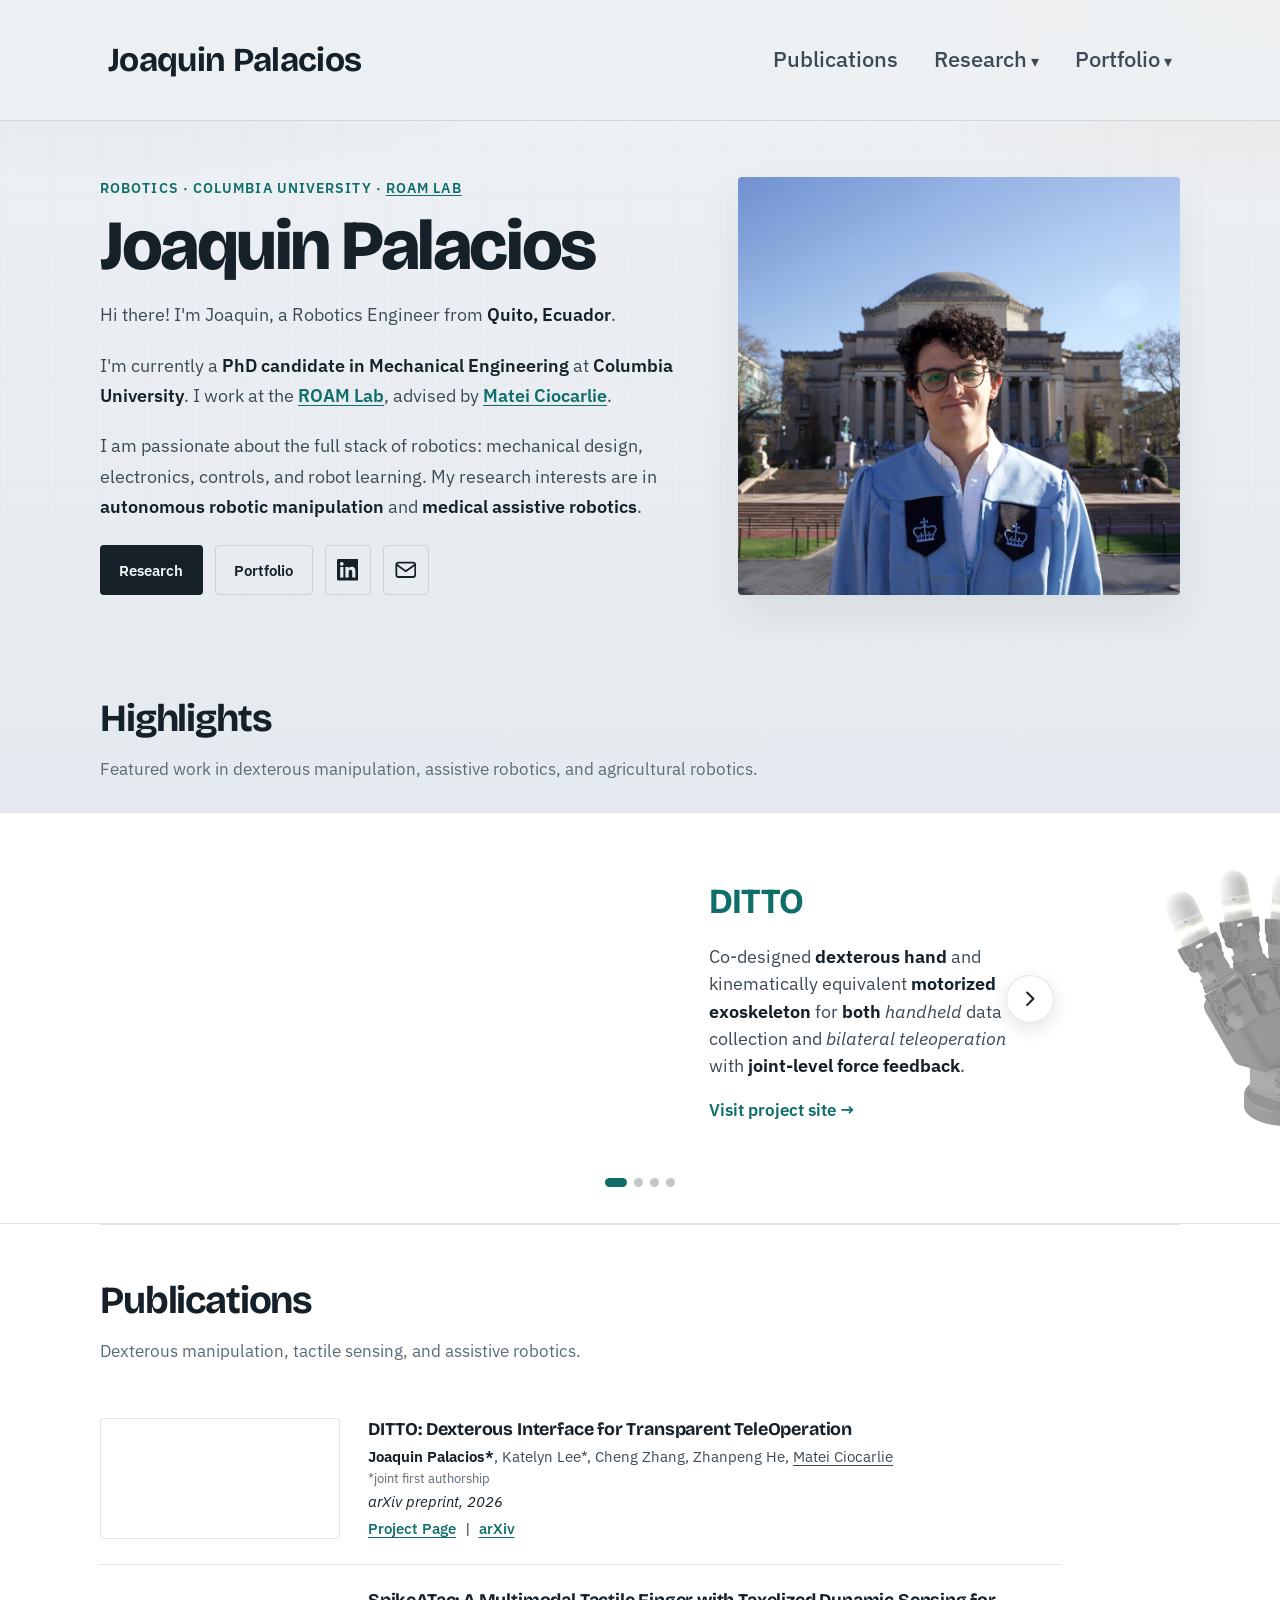
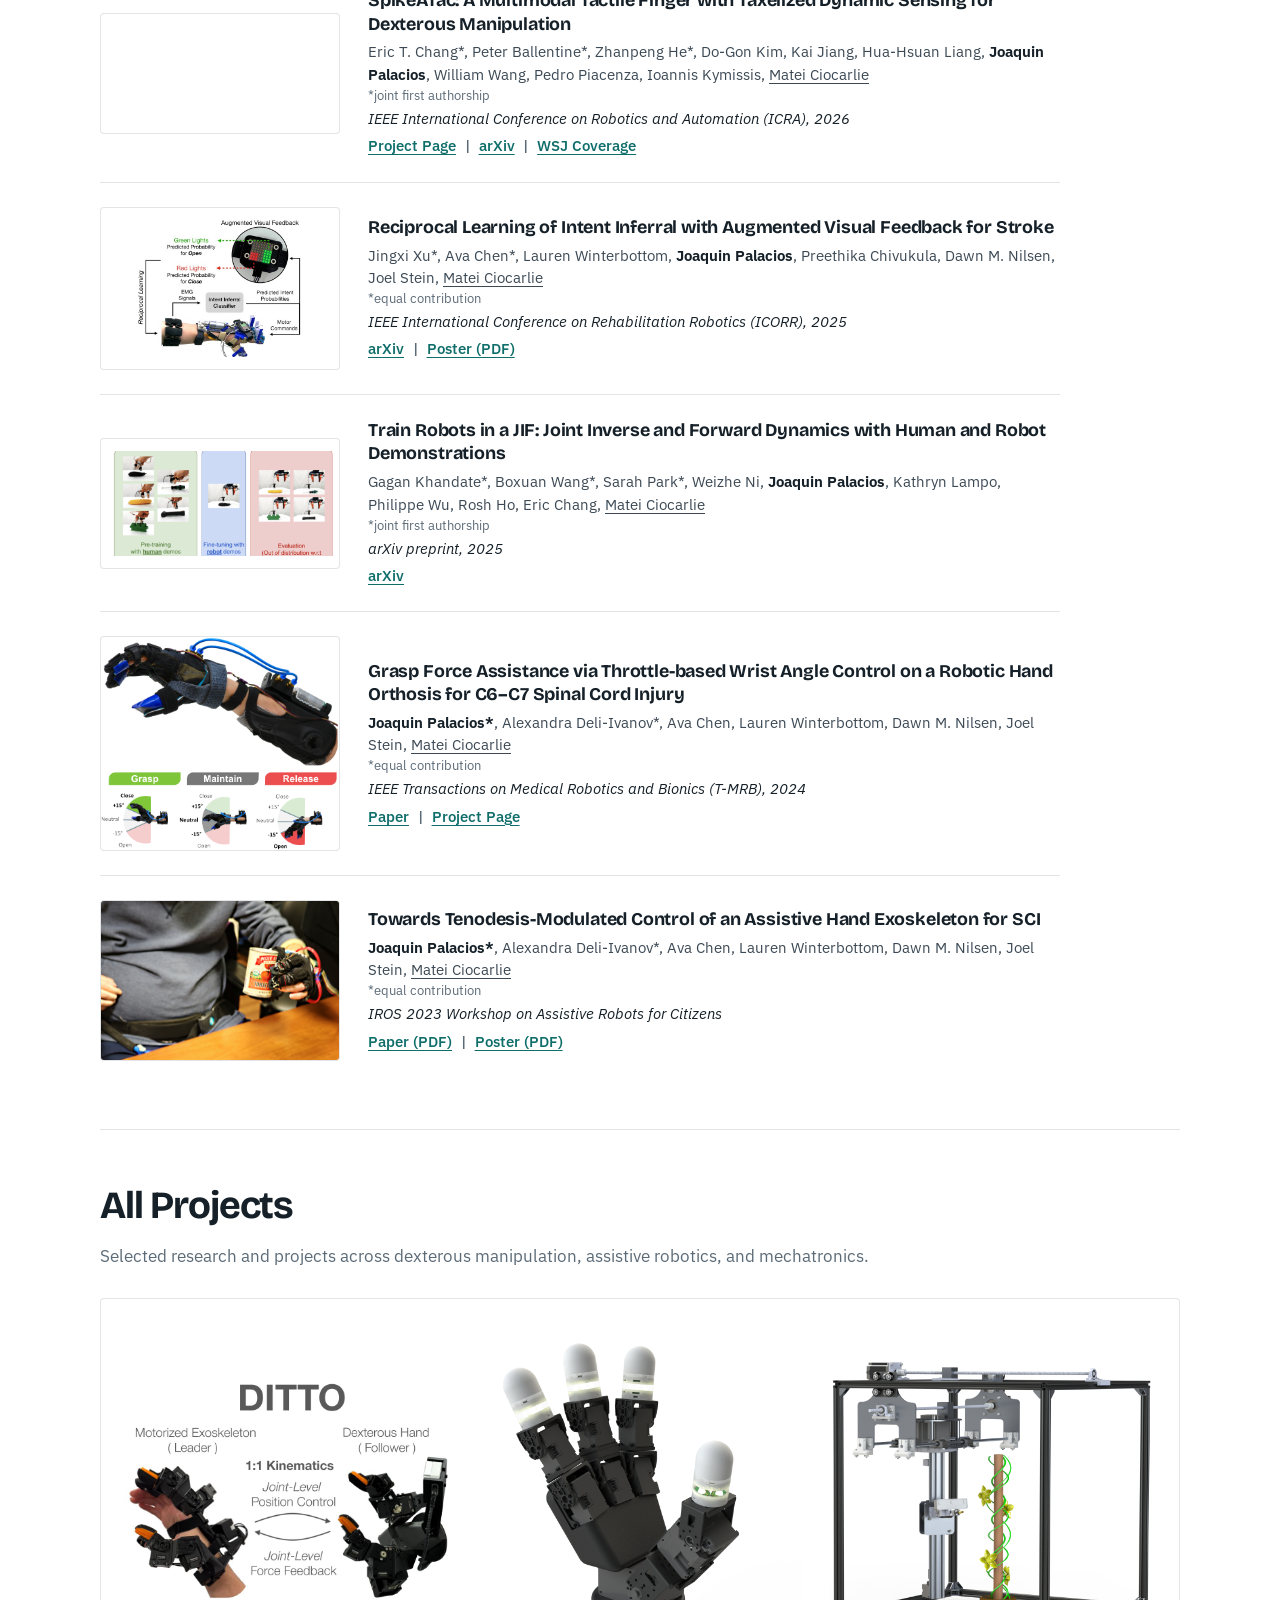
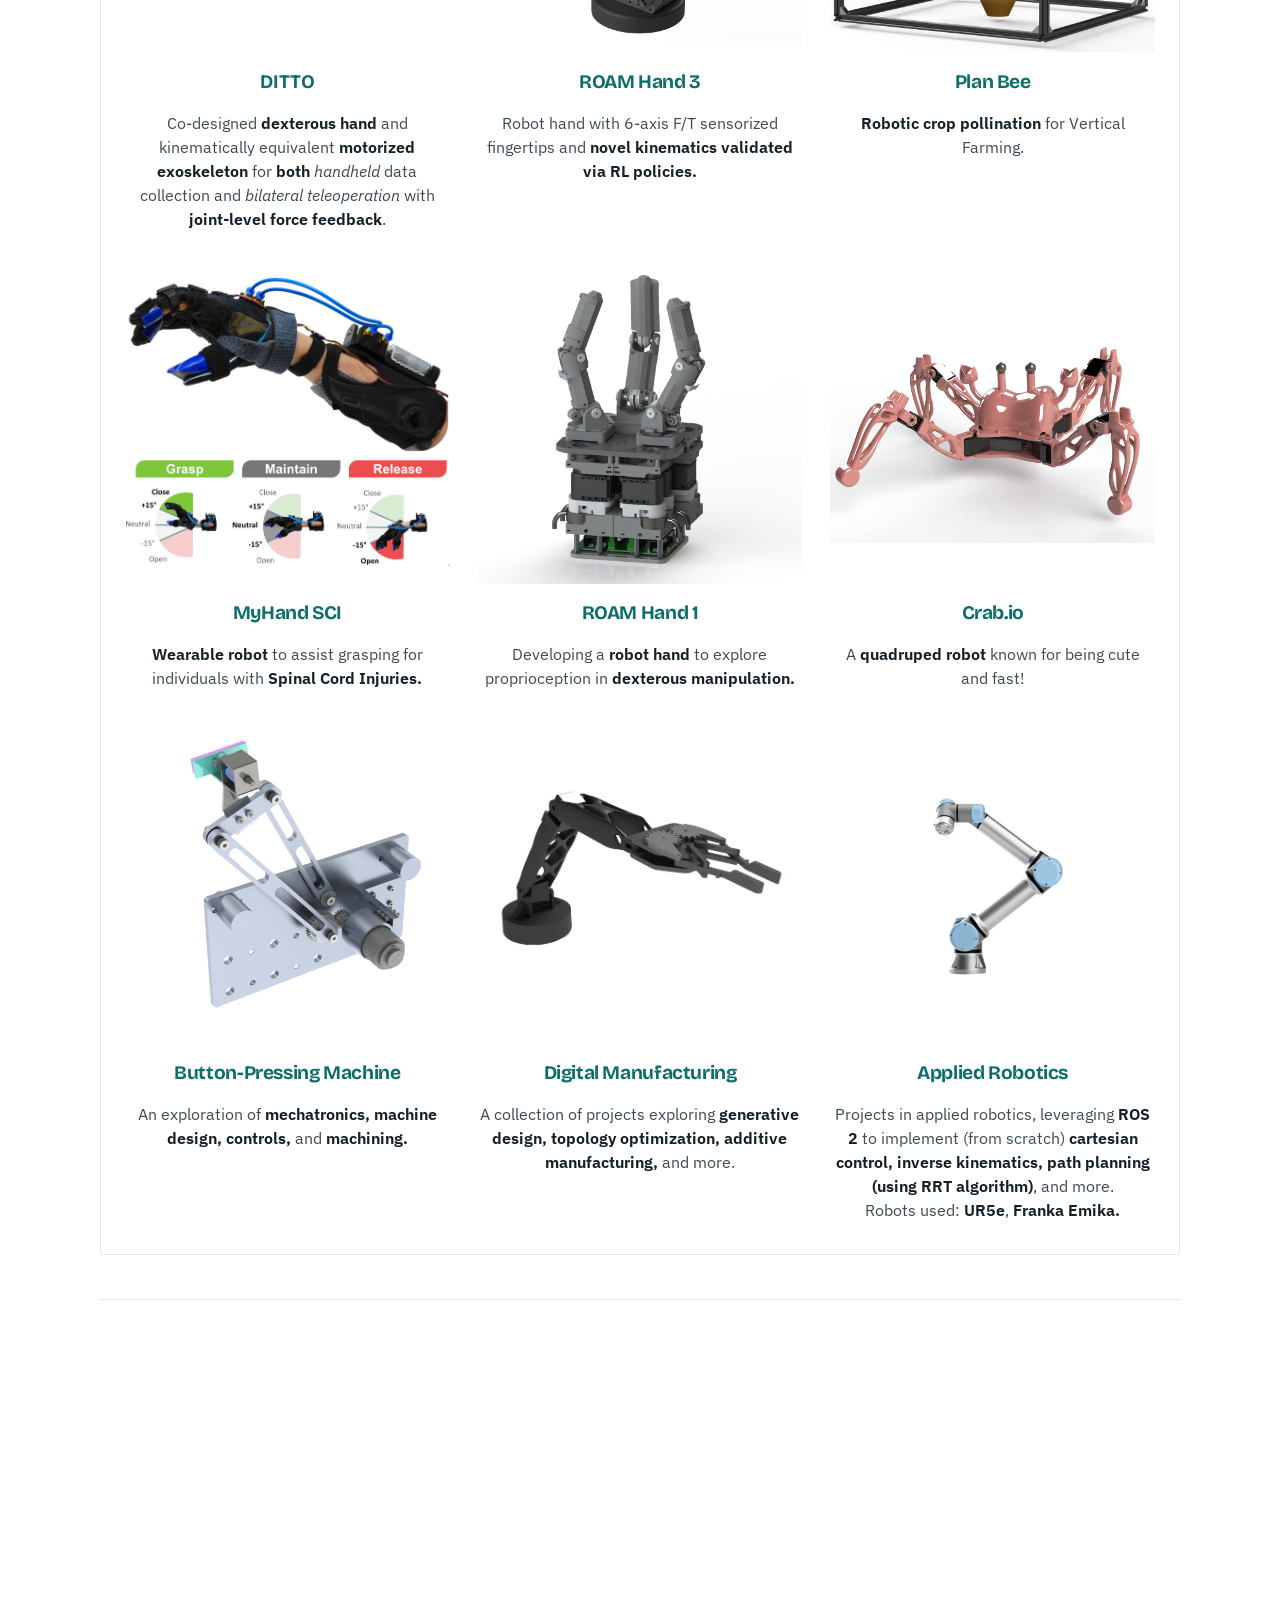
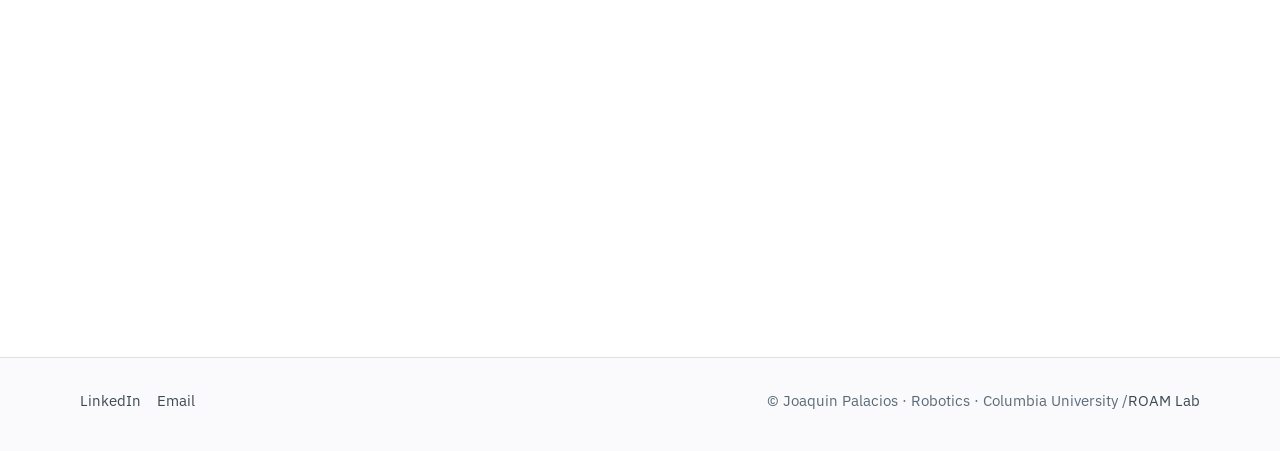
<file: index.html>
<!DOCTYPE html>
<html lang="en">
<head>
  <meta charset="utf-8">
  <meta name="viewport" content="width=device-width, initial-scale=1">
  <title>Joaquin Palacios — Portfolio</title>
  <meta name="description" content="Portfolio of Joaquin Palacios, robotics PhD candidate at Columbia University ROAM Lab.">
  <link rel="preconnect" href="https://fonts.googleapis.com">
  <link rel="preconnect" href="https://fonts.gstatic.com" crossorigin>
  <link href="https://fonts.googleapis.com/css2?family=Bricolage+Grotesque:opsz,wght@12..96,500..800&family=IBM+Plex+Sans:wght@400;500;600;700&display=swap" rel="stylesheet">
  <link rel="stylesheet" href="./assets/css/styles.css?v=abb2a60c">
</head>
<body>
  <a class="skip-link" href="#content">Skip to content</a>
  <header class="site-header">
    <div class="nav-wrap">
      <a class="brand" href="./">Joaquin Palacios</a>
      <button class="nav-toggle" type="button" aria-expanded="false" aria-controls="site-nav">Menu</button>
      <nav class="nav" id="site-nav" aria-label="Primary">
        <a href="./#publications">Publications</a>
        <div class="nav-item has-menu">
          <a class="nav-top" href="./research/">Research</a>
          <div class="submenu">
          <a href="https://roamlab.github.io/ditto/" rel="noopener noreferrer">DITTO</a>
          <a href="./research/roam-hand-3/">ROAM Hand 3</a>
          <a href="./research/myhand-sci/">MyHand-SCI</a>
          <a href="./research/roam-hand/">ROAM Hand 1</a>
          </div>
        </div>
        <div class="nav-item has-menu">
          <a class="nav-top" href="./portfolio/">Portfolio</a>
          <div class="submenu">
          <a href="./portfolio/plan-bee/">Plan Bee</a>
          <a href="./portfolio/crab-io/">Crab.io</a>
          <a href="./portfolio/button-pressing-machine/">Button-Pressing Machine</a>
          <a href="./portfolio/digital-manufacturing/">Digital Manufacturing</a>
          <a href="./portfolio/applied-robotics/">Applied Robotics</a>
          </div>
        </div>
      </nav>
    </div>
  </header>
  <main id="content">

    <section class="hero">
      <div class="hero-copy">
        <p class="eyebrow">Robotics · Columbia University · <a href="https://roam.me.columbia.edu/" rel="noopener noreferrer">ROAM Lab</a></p>
        <h1>Joaquin Palacios</h1>
        <p class="lede">
          Hi there! I'm Joaquin, a Robotics Engineer from <strong>Quito, Ecuador</strong>.
        </p>
        <p class="lede">
          I'm currently a <strong>PhD candidate in Mechanical Engineering</strong> at <strong>Columbia University</strong>. I work at
          the <strong><a href="https://roam.me.columbia.edu/" rel="noopener noreferrer">ROAM Lab</a></strong>, advised by <strong><a href="https://www.me.columbia.edu/faculty/matei-ciocarlie" rel="noopener noreferrer">Matei Ciocarlie</a></strong>.
        </p>
        <p class="lede">
          I am passionate about the full stack of robotics: mechanical design, electronics, controls, and robot learning.
          My research interests are in <strong>autonomous robotic manipulation</strong> and <strong>medical assistive robotics</strong>.
        </p>
        <div class="hero-actions">
          <a class="btn btn-primary" href="research/">Research</a>
          <a class="btn btn-ghost" href="portfolio/">Portfolio</a>
          <a class="btn btn-ghost btn-icon" href="https://www.linkedin.com/in/joaquin-b-palacios" rel="noopener noreferrer" aria-label="LinkedIn" title="LinkedIn"><svg viewBox="0 0 24 24" aria-hidden="true" fill="currentColor"><path d="M20.45 20.45h-3.55v-5.57c0-1.33-.03-3.04-1.85-3.04-1.85 0-2.14 1.45-2.14 2.94v5.67H9.35V9h3.41v1.56h.05c.48-.9 1.64-1.85 3.37-1.85 3.6 0 4.27 2.37 4.27 5.46v6.28zM5.34 7.43a2.06 2.06 0 1 1 0-4.13 2.06 2.06 0 0 1 0 4.13zM7.12 20.45H3.56V9h3.56v11.45zM22.22 0H1.77C.79 0 0 .77 0 1.73v20.54C0 23.23.79 24 1.77 24h20.45c.98 0 1.78-.77 1.78-1.73V1.73C24 .77 23.2 0 22.22 0z"/></svg></a>
          <a class="btn btn-ghost btn-icon" href="mailto:joaquin.palacios@columbia.edu" aria-label="Email" title="Email"><svg viewBox="0 0 24 24" aria-hidden="true" fill="none" stroke="currentColor" stroke-width="2" stroke-linecap="round" stroke-linejoin="round"><rect x="1.5" y="4" width="21" height="16" rx="2.5"/><path d="m2 6.5 10 7 10-7"/></svg></a>
        </div>
      </div>
      <div class="hero-media">
        <img src="media/home/portrait.jpeg" alt="Portrait of Joaquin Palacios">
      </div>
    </section>

    <section class="section section-highlights">
      <div class="section-head">
        <div>
          <h2>Highlights</h2>
          <p>Featured work in dexterous manipulation, assistive robotics, and agricultural robotics.</p>
        </div>
      </div>
      <div class="feature-carousel-bleed reveal">
        <div class="feature-carousel" data-carousel>
          <div class="feature-viewport">
            <div class="feature-track">
        <a class="feature-slide is-active" href="https://roamlab.github.io/ditto/" data-index="0" rel="noopener noreferrer">
          <video class="thumb-video" src="media/home/highlight-ditto.mp4" autoplay muted loop playsinline preload="metadata" aria-label="DITTO"></video>
          <div class="feature-copy">
            <h3>DITTO</h3>
            <p>Co-designed <strong>dexterous hand</strong> and kinematically equivalent <strong>motorized exoskeleton</strong> for <strong>both</strong> <em>handheld</em> data collection and <em>bilateral teleoperation</em> with <strong>joint-level force feedback</strong>.</p>
            <span class="feature-link">Visit project site →</span>
          </div>
        </a>
        <a class="feature-slide" href="research/roam-hand-3/" data-index="1">
          <img src="media/home/highlight-roam-hand-3.png" alt="ROAM Hand 3">
          <div class="feature-copy">
            <h3>ROAM Hand 3</h3>
            <p>Robot hand with 6-axis F/T sensorized fingertips and <strong>novel kinematics validated via RL policies.</strong></p>
            <span class="feature-link">View project →</span>
          </div>
        </a>
        <a class="feature-slide" href="research/myhand-sci/" data-index="2">
          <img src="media/home/highlight-myhand-sci.png" alt="MyHand SCI">
          <div class="feature-copy">
            <h3>MyHand SCI</h3>
            <p><strong>Wearable robot</strong> to assist grasping for individuals with <strong>Spinal Cord Injuries.</strong></p>
            <span class="feature-link">View project →</span>
          </div>
        </a>
        <a class="feature-slide" href="portfolio/plan-bee/" data-index="3">
          <img src="media/home/highlight-plan-bee.png" alt="Plan Bee">
          <div class="feature-copy">
            <h3>Plan Bee</h3>
            <p><strong>Robotic crop pollination</strong> for Vertical Farming.</p>
            <span class="feature-link">View project →</span>
          </div>
        </a>
            </div>
            <button class="feature-arrow feature-arrow-prev" type="button" data-carousel-prev aria-label="Previous highlight"><svg viewBox="0 0 24 24" aria-hidden="true"><path d="M15 5l-7 7 7 7"/></svg></button>
            <button class="feature-arrow feature-arrow-next" type="button" data-carousel-next aria-label="Next highlight"><svg viewBox="0 0 24 24" aria-hidden="true"><path d="M9 5l7 7-7 7"/></svg></button>
          </div>
          <div class="feature-nav">
            <div class="feature-dots" data-carousel-dots>
          <button type="button" aria-label="Show slide 1" class="is-active" data-index="0"></button>
          <button type="button" aria-label="Show slide 2" data-index="1"></button>
          <button type="button" aria-label="Show slide 3" data-index="2"></button>
          <button type="button" aria-label="Show slide 4" data-index="3"></button>
            </div>
          </div>
        </div>
      </div>
    </section>

    <section class="section section-publications" id="publications">
      <div class="section-head">
        <div>
          <h2>Publications</h2>
          <p>Dexterous manipulation, tactile sensing, and assistive robotics.</p>
        </div>
      </div>
      <div class="pub-list">
      <article class="pub reveal">
        <figure class="pub-thumb">
          <video src="media/home/highlight-ditto.mp4" muted autoplay loop playsinline aria-label="DITTO dexterous hand and motorized exoskeleton"></video>
        </figure>
        <div class="pub-body">
          <h3 class="pub-title">DITTO: Dexterous Interface for Transparent TeleOperation</h3>
          <p class="authors">
            <strong>Joaquin Palacios*</strong>,
            Katelyn Lee*,
            Cheng Zhang,
            Zhanpeng He,
            <a href="https://www.me.columbia.edu/faculty/matei-ciocarlie" rel="noopener noreferrer">Matei Ciocarlie</a>
          </p>
          <p class="pub-note">*joint first authorship</p>
          <p class="venue">arXiv preprint, 2026</p>
          <p class="pub-links">
            <a href="https://roamlab.github.io/ditto/" rel="noopener noreferrer">Project Page</a> <span aria-hidden="true">|</span>
            <a href="https://arxiv.org/abs/2609.19196" rel="noopener noreferrer">arXiv</a>
          </p>
        </div>
      </article>
      <article class="pub reveal">
        <figure class="pub-thumb has-hover">
          <video src="media/publications/spikeatac.mp4" muted autoplay loop playsinline aria-label="SpikeATac tactile finger"></video>
          <video class="pub-thumb-hover" src="media/publications/spikeatac-hover.mp4" muted autoplay loop playsinline aria-hidden="true"></video>
        </figure>
        <div class="pub-body">
          <h3 class="pub-title">SpikeATac: A Multimodal Tactile Finger with Taxelized Dynamic Sensing for Dexterous Manipulation</h3>
          <p class="authors">
            Eric T. Chang*,
            Peter Ballentine*,
            Zhanpeng He*,
            Do-Gon Kim,
            Kai Jiang,
            Hua-Hsuan Liang,
            <strong>Joaquin Palacios</strong>,
            William Wang,
            Pedro Piacenza,
            Ioannis Kymissis,
            <a href="https://www.me.columbia.edu/faculty/matei-ciocarlie" rel="noopener noreferrer">Matei Ciocarlie</a>
          </p>
          <p class="pub-note">*joint first authorship</p>
          <p class="venue">IEEE International Conference on Robotics and Automation (ICRA), 2026</p>
          <p class="pub-links">
            <a href="https://roamlab.github.io/spikeatac/" rel="noopener noreferrer">Project Page</a> <span aria-hidden="true">|</span>
            <a href="https://arxiv.org/abs/2510.27048" rel="noopener noreferrer">arXiv</a> <span aria-hidden="true">|</span>
            <a href="https://www.wsj.com/tech/the-hands-problem-holding-back-the-humanoid-revolution-c1aa6123" rel="noopener noreferrer">WSJ Coverage</a>
          </p>
        </div>
      </article>
      <article class="pub reveal">
        <figure class="pub-thumb pub-thumb--padded">
          <img src="media/publications/reciprocal-learning.jpg" alt="Reciprocal learning loop: EMG data feeds an intent classifier whose predictions are shown to the user on LED progress bars" loading="lazy">
        </figure>
        <div class="pub-body">
          <h3 class="pub-title">Reciprocal Learning of Intent Inferral with Augmented Visual Feedback for Stroke</h3>
          <p class="authors">
            Jingxi Xu*,
            Ava Chen*,
            Lauren Winterbottom,
            <strong>Joaquin Palacios</strong>,
            Preethika Chivukula,
            Dawn M. Nilsen,
            Joel Stein,
            <a href="https://www.me.columbia.edu/faculty/matei-ciocarlie" rel="noopener noreferrer">Matei Ciocarlie</a>
          </p>
          <p class="pub-note">*equal contribution</p>
          <p class="venue">IEEE International Conference on Rehabilitation Robotics (ICORR), 2025</p>
          <p class="pub-links">
            <a href="https://arxiv.org/abs/2412.07956" rel="noopener noreferrer">arXiv</a> <span aria-hidden="true">|</span>
            <a href="media/publications/icorr-2025-poster.pdf">Poster (PDF)</a>
          </p>
        </div>
      </article>
      <article class="pub reveal">
        <figure class="pub-thumb pub-thumb--padded">
          <img src="media/publications/jif-demos.gif" alt="Human and robot manipulation demonstrations" loading="lazy">
        </figure>
        <div class="pub-body">
          <h3 class="pub-title">Train Robots in a JIF: Joint Inverse and Forward Dynamics with Human and Robot Demonstrations</h3>
          <p class="authors">
            Gagan Khandate*,
            Boxuan Wang*,
            Sarah Park*,
            Weizhe Ni,
            <strong>Joaquin Palacios</strong>,
            Kathryn Lampo,
            Philippe Wu,
            Rosh Ho,
            Eric Chang,
            <a href="https://www.me.columbia.edu/faculty/matei-ciocarlie" rel="noopener noreferrer">Matei Ciocarlie</a>
          </p>
          <p class="pub-note">*joint first authorship</p>
          <p class="venue">arXiv preprint, 2025</p>
          <p class="pub-links">
            <a href="https://arxiv.org/abs/2503.12297" rel="noopener noreferrer">arXiv</a>
          </p>
        </div>
      </article>
      <article class="pub reveal">
        <figure class="pub-thumb">
          <img src="media/publications/myhand-sci-device.png" alt="MyHand-SCI device and grasp/maintain/release control diagram" loading="lazy">
        </figure>
        <div class="pub-body">
          <h3 class="pub-title">Grasp Force Assistance via Throttle-based Wrist Angle Control on a Robotic Hand Orthosis for C6–C7 Spinal Cord Injury</h3>
          <p class="authors">
            <strong>Joaquin Palacios*</strong>,
            Alexandra Deli-Ivanov*,
            Ava Chen,
            Lauren Winterbottom,
            Dawn M. Nilsen,
            Joel Stein,
            <a href="https://www.me.columbia.edu/faculty/matei-ciocarlie" rel="noopener noreferrer">Matei Ciocarlie</a>
          </p>
          <p class="pub-note">*equal contribution</p>
          <p class="venue">IEEE Transactions on Medical Robotics and Bionics (T-MRB), 2024</p>
          <p class="pub-links">
            <a href="https://pubmed.ncbi.nlm.nih.gov/40041101/" rel="noopener noreferrer">Paper</a> <span aria-hidden="true">|</span>
            <a href="research/myhand-sci/">Project Page</a>
          </p>
        </div>
      </article>
      <article class="pub reveal">
        <figure class="pub-thumb">
          <img src="media/publications/myhand-sci-figure.jpg" alt="MyHand-SCI assisting a grasp of a small can" loading="lazy">
        </figure>
        <div class="pub-body">
          <h3 class="pub-title">Towards Tenodesis-Modulated Control of an Assistive Hand Exoskeleton for SCI</h3>
          <p class="authors">
            <strong>Joaquin Palacios*</strong>,
            Alexandra Deli-Ivanov*,
            Ava Chen,
            Lauren Winterbottom,
            Dawn M. Nilsen,
            Joel Stein,
            <a href="https://www.me.columbia.edu/faculty/matei-ciocarlie" rel="noopener noreferrer">Matei Ciocarlie</a>
          </p>
          <p class="pub-note">*equal contribution</p>
          <p class="venue">IROS 2023 Workshop on Assistive Robots for Citizens</p>
          <p class="pub-links">
            <a href="media/publications/iros-2023-workshop-paper.pdf">Paper (PDF)</a> <span aria-hidden="true">|</span>
            <a href="media/publications/iros-2023-poster.pdf">Poster (PDF)</a>
          </p>
        </div>
      </article>
      </div>
    </section>

    <section class="section">
      <div class="section-head">
        <div>
          <h2>All Projects</h2>
          <p>Selected research and projects across dexterous manipulation, assistive robotics, and mechatronics.</p>
        </div>
      </div>
      <div class="project-grid">
      <a class="project-card reveal" href="https://roamlab.github.io/ditto/" rel="noopener noreferrer">
        <div class="project-media">
          <img src="media/home/highlight-ditto.jpg" alt="DITTO">
        </div>
        <h3>DITTO</h3>
        <p>Co-designed <strong>dexterous hand</strong> and kinematically equivalent <strong>motorized exoskeleton</strong> for <strong>both</strong> <em>handheld</em> data collection and <em>bilateral teleoperation</em> with <strong>joint-level force feedback</strong>.</p>
      </a>
      <a class="project-card reveal" href="research/roam-hand-3/">
        <div class="project-media">
          <img src="media/home/highlight-roam-hand-3.png" alt="ROAM Hand 3">
        </div>
        <h3>ROAM Hand 3</h3>
        <p>Robot hand with 6-axis F/T sensorized fingertips and <strong>novel kinematics validated via RL policies.</strong></p>
      </a>
      <a class="project-card reveal" href="portfolio/plan-bee/">
        <div class="project-media">
          <img src="media/home/highlight-plan-bee.png" alt="Plan Bee">
        </div>
        <h3>Plan Bee</h3>
        <p><strong>Robotic crop pollination</strong> for Vertical Farming.</p>
      </a>
      <a class="project-card reveal" href="research/myhand-sci/">
        <div class="project-media">
          <img src="media/home/highlight-myhand-sci.png" alt="MyHand SCI">
        </div>
        <h3>MyHand SCI</h3>
        <p><strong>Wearable robot</strong> to assist grasping for individuals with <strong>Spinal Cord Injuries.</strong></p>
      </a>
      <a class="project-card reveal" href="research/roam-hand/">
        <div class="project-media">
          <img src="media/home/highlight-roam-hand.png" alt="ROAM Hand 1">
        </div>
        <h3>ROAM Hand 1</h3>
        <p>Developing a <strong>robot hand</strong> to explore proprioception in <strong>dexterous manipulation.</strong></p>
      </a>
      <a class="project-card reveal" href="portfolio/crab-io/">
        <div class="project-media">
          <img src="media/home/highlight-crab-io.png" alt="Crab.io">
        </div>
        <h3>Crab.io</h3>
        <p>A <strong>quadruped robot</strong> known for being cute and fast!</p>
      </a>
      <a class="project-card reveal" href="portfolio/button-pressing-machine/">
        <div class="project-media">
          <img src="media/home/highlight-button-pressing-machine.png" alt="Button-Pressing Machine">
        </div>
        <h3>Button-Pressing Machine</h3>
        <p>An exploration of <strong>mechatronics, machine design, controls,</strong> and <strong>machining.</strong></p>
      </a>
      <a class="project-card reveal" href="portfolio/digital-manufacturing/">
        <div class="project-media">
          <img src="media/home/highlight-digital-manufacturing.png" alt="Digital Manufacturing">
        </div>
        <h3>Digital Manufacturing</h3>
        <p>A collection of projects exploring <strong>generative design, topology optimization, additive manufacturing,</strong> and more.</p>
      </a>
      <a class="project-card reveal" href="portfolio/applied-robotics/">
        <div class="project-media">
          <img src="media/home/highlight-applied-robotics.png" alt="Applied Robotics">
        </div>
        <h3>Applied Robotics</h3>
        <p>Projects in applied robotics, leveraging <strong>ROS 2</strong> to implement (from scratch) <strong>cartesian control, inverse kinematics, path planning (using RRT algorithm)</strong>, and more.<br>Robots used: <strong>UR5e</strong>, <strong>Franka Emika.</strong></p>
      </a>
      </div>
    </section>

    <section class="section">
      <div class="teaser-row">
        <a class="teaser reveal" href="research/">
          <img class="teaser-thumb" src="media/home/cover-roam-hand.png" alt="">
          <div class="teaser-body">
            <h3>Research</h3>
            <p>ROAM Hand platforms and MyHand-SCI wearable grasping assistance.</p>
            <span>Learn more →</span>
          </div>
        </a>
        <a class="teaser reveal" href="portfolio/">
          <img class="teaser-thumb" src="media/home/cover-crab-io.png" alt="">
          <div class="teaser-body">
            <h3>Projects</h3>
            <p>Plan Bee, Crab.io, applied ROS 2 robotics, and digital manufacturing.</p>
            <span>Learn more →</span>
          </div>
        </a>
      </div>
    </section>

  </main>
  <footer class="site-footer">
    <div class="footer-inner">
      <div>
        <a href="https://www.linkedin.com/in/joaquin-b-palacios" rel="noopener noreferrer">LinkedIn</a>
        <a href="mailto:joaquin.palacios@columbia.edu">Email</a>
      </div>
      <p>© Joaquin Palacios · Robotics · Columbia University / <a href="https://roam.me.columbia.edu/" rel="noopener noreferrer">ROAM Lab</a></p>
    </div>
  </footer>
  <script src="./assets/js/main.js?v=f308d1f0"></script>
</body>
</html>
</file>
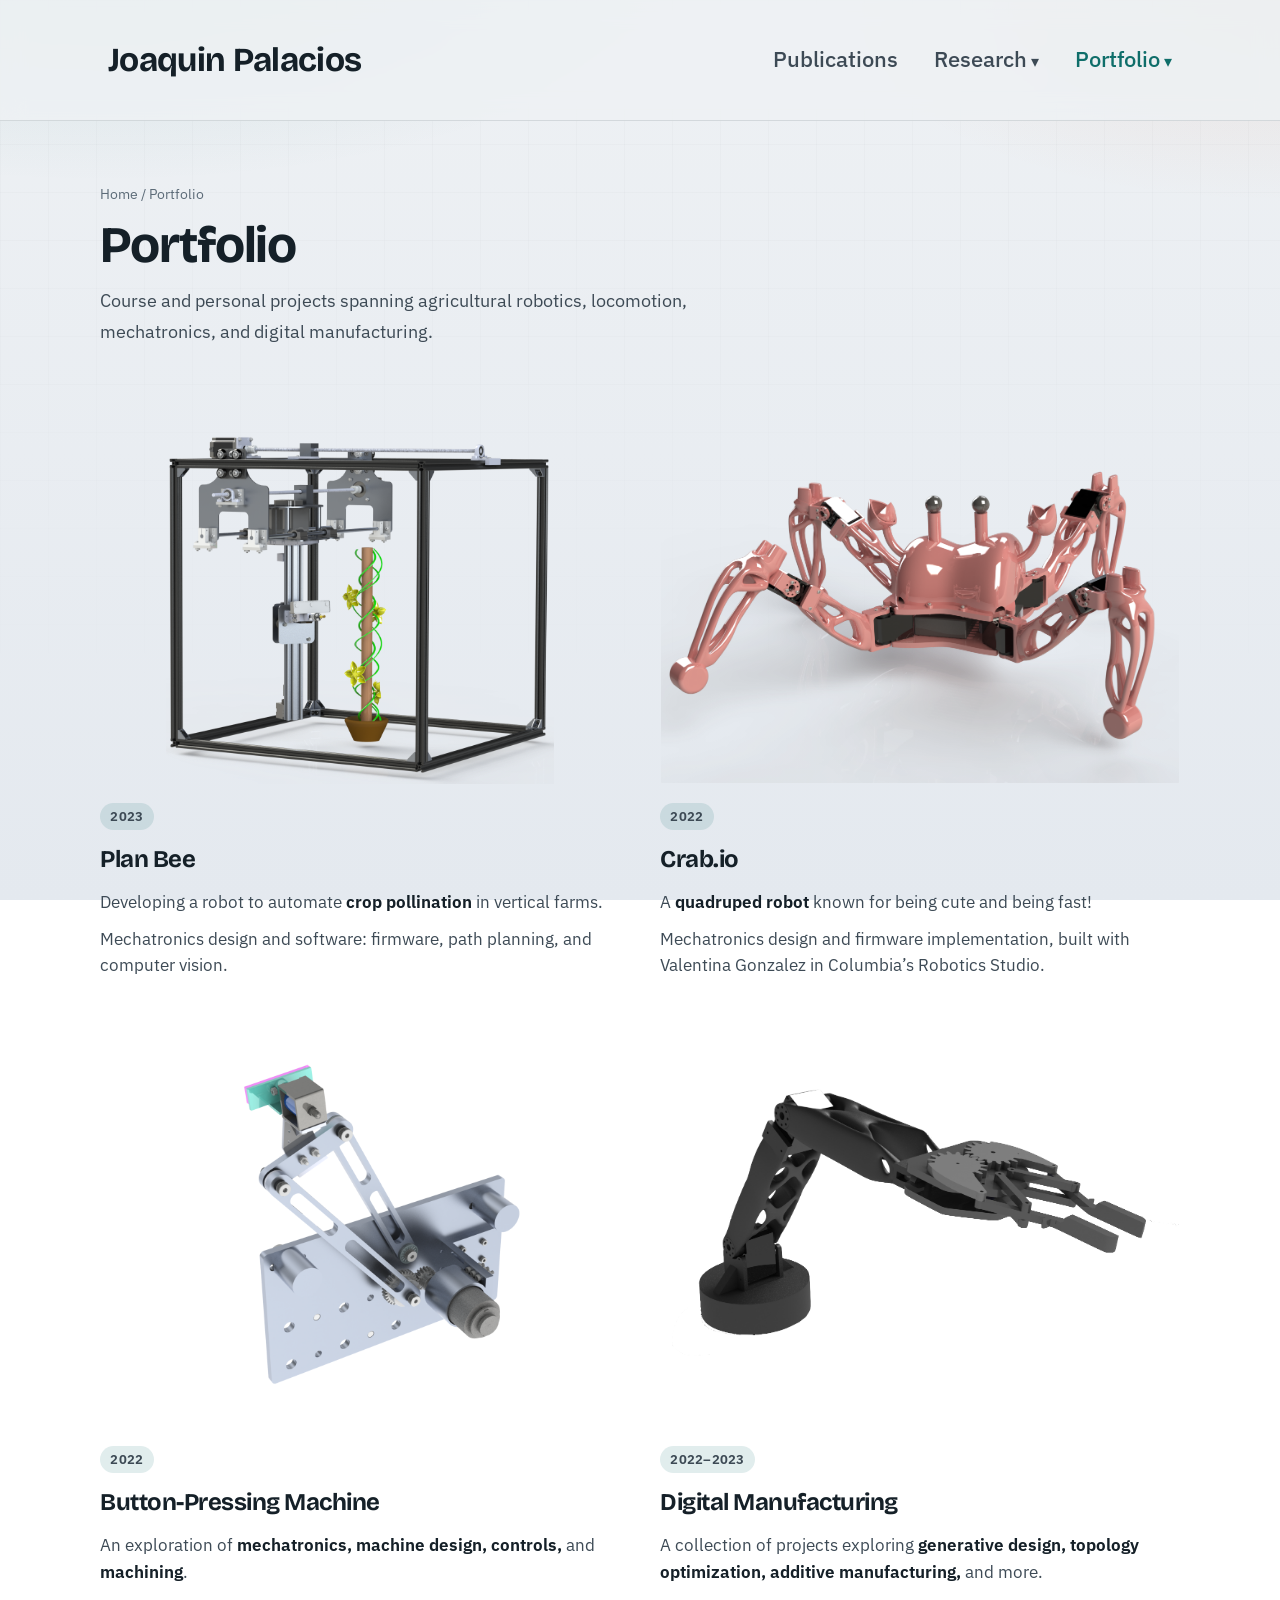
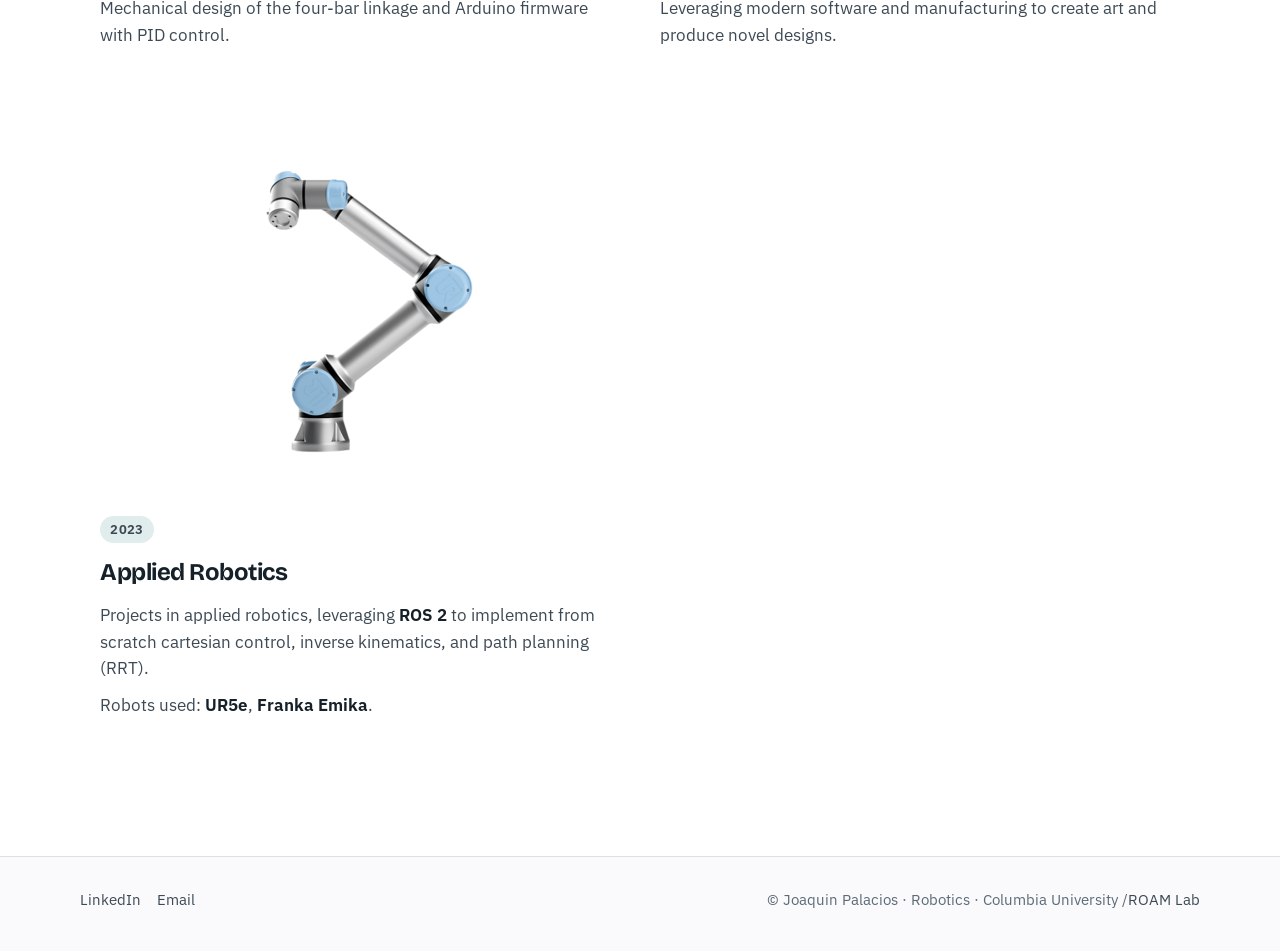
<file: portfolio/index.html>
<!DOCTYPE html>
<html lang="en">
<head>
  <meta charset="utf-8">
  <meta name="viewport" content="width=device-width, initial-scale=1">
  <title>Portfolio — Joaquin Palacios</title>
  <meta name="description" content="Portfolio — Joaquin Palacios — Joaquin Palacios, robotics engineer and PhD candidate at Columbia University.">
  <link rel="preconnect" href="https://fonts.googleapis.com">
  <link rel="preconnect" href="https://fonts.gstatic.com" crossorigin>
  <link href="https://fonts.googleapis.com/css2?family=Bricolage+Grotesque:opsz,wght@12..96,500..800&family=IBM+Plex+Sans:wght@400;500;600;700&display=swap" rel="stylesheet">
  <link rel="stylesheet" href="../assets/css/styles.css?v=abb2a60c">
</head>
<body>
  <a class="skip-link" href="#content">Skip to content</a>
  <header class="site-header">
    <div class="nav-wrap">
      <a class="brand" href="../">Joaquin Palacios</a>
      <button class="nav-toggle" type="button" aria-expanded="false" aria-controls="site-nav">Menu</button>
      <nav class="nav" id="site-nav" aria-label="Primary">
        <a href="../#publications">Publications</a>
        <div class="nav-item has-menu">
          <a class="nav-top" href="../research/">Research</a>
          <div class="submenu">
          <a href="https://roamlab.github.io/ditto/" rel="noopener noreferrer">DITTO</a>
          <a href="../research/roam-hand-3/">ROAM Hand 3</a>
          <a href="../research/myhand-sci/">MyHand-SCI</a>
          <a href="../research/roam-hand/">ROAM Hand 1</a>
          </div>
        </div>
        <div class="nav-item has-menu">
          <a class="nav-top" href="../portfolio/" aria-current="page">Portfolio</a>
          <div class="submenu">
          <a href="../portfolio/plan-bee/">Plan Bee</a>
          <a href="../portfolio/crab-io/">Crab.io</a>
          <a href="../portfolio/button-pressing-machine/">Button-Pressing Machine</a>
          <a href="../portfolio/digital-manufacturing/">Digital Manufacturing</a>
          <a href="../portfolio/applied-robotics/">Applied Robotics</a>
          </div>
        </div>
      </nav>
    </div>
  </header>
  <main id="content">

    <header class="page-hero">
      <p class="crumb"><a href="../">Home</a> / Portfolio</p>
      <h1>Portfolio</h1>
      <p class="tagline">Course and personal projects spanning agricultural robotics, locomotion, mechatronics, and digital manufacturing.</p>
    </header>
    <div class="research-grid">
      <article class="research-card reveal">
        <a class="research-media bare" href="plan-bee/" tabindex="-1" aria-hidden="true">
          <img src="../media/home/highlight-plan-bee.png" alt="Plan Bee" loading="lazy">
        </a>
        <div class="research-copy">
          <p class="overview-year">2023</p>
          <h2><a href="plan-bee/">Plan Bee</a></h2>
          <p>Developing a robot to automate <strong>crop pollination</strong> in vertical farms.</p>
          <p>Mechatronics design and software: firmware, path planning, and computer vision.</p>
        </div>
      </article>
      <article class="research-card reveal">
        <a class="research-media bare" href="crab-io/" tabindex="-1" aria-hidden="true">
          <img src="../media/home/highlight-crab-io.png" alt="Crab.io" loading="lazy">
        </a>
        <div class="research-copy">
          <p class="overview-year">2022</p>
          <h2><a href="crab-io/">Crab.io</a></h2>
          <p>A <strong>quadruped robot</strong> known for being cute and being fast!</p>
          <p>Mechatronics design and firmware implementation, built with Valentina Gonzalez in Columbia’s Robotics Studio.</p>
        </div>
      </article>
      <article class="research-card reveal">
        <a class="research-media bare" href="button-pressing-machine/" tabindex="-1" aria-hidden="true">
          <img src="../media/home/highlight-button-pressing-machine.png" alt="Button-Pressing Machine" loading="lazy">
        </a>
        <div class="research-copy">
          <p class="overview-year">2022</p>
          <h2><a href="button-pressing-machine/">Button-Pressing Machine</a></h2>
          <p>An exploration of <strong>mechatronics, machine design, controls,</strong> and <strong>machining</strong>.</p>
          <p>Mechanical design of the four-bar linkage and Arduino firmware with PID control.</p>
        </div>
      </article>
      <article class="research-card reveal">
        <a class="research-media bare" href="digital-manufacturing/" tabindex="-1" aria-hidden="true">
          <img src="../media/home/highlight-digital-manufacturing.png" alt="Digital Manufacturing" loading="lazy">
        </a>
        <div class="research-copy">
          <p class="overview-year">2022–2023</p>
          <h2><a href="digital-manufacturing/">Digital Manufacturing</a></h2>
          <p>A collection of projects exploring <strong>generative design, topology optimization, additive manufacturing,</strong> and more.</p>
          <p>Leveraging modern software and manufacturing to create art and produce novel designs.</p>
        </div>
      </article>
      <article class="research-card reveal">
        <a class="research-media bare" href="applied-robotics/" tabindex="-1" aria-hidden="true">
          <img src="../media/home/highlight-applied-robotics-transparent.png" alt="Applied Robotics" loading="lazy">
        </a>
        <div class="research-copy">
          <p class="overview-year">2023</p>
          <h2><a href="applied-robotics/">Applied Robotics</a></h2>
          <p>Projects in applied robotics, leveraging <strong>ROS 2</strong> to implement from scratch cartesian control, inverse kinematics, and path planning (RRT).</p>
          <p>Robots used: <strong>UR5e</strong>, <strong>Franka Emika</strong>.</p>
        </div>
      </article>
    </div>

  </main>
  <footer class="site-footer">
    <div class="footer-inner">
      <div>
        <a href="https://www.linkedin.com/in/joaquin-b-palacios" rel="noopener noreferrer">LinkedIn</a>
        <a href="mailto:joaquin.palacios@columbia.edu">Email</a>
      </div>
      <p>© Joaquin Palacios · Robotics · Columbia University / <a href="https://roam.me.columbia.edu/" rel="noopener noreferrer">ROAM Lab</a></p>
    </div>
  </footer>
  <script src="../assets/js/main.js?v=f308d1f0"></script>
</body>
</html>
</file>
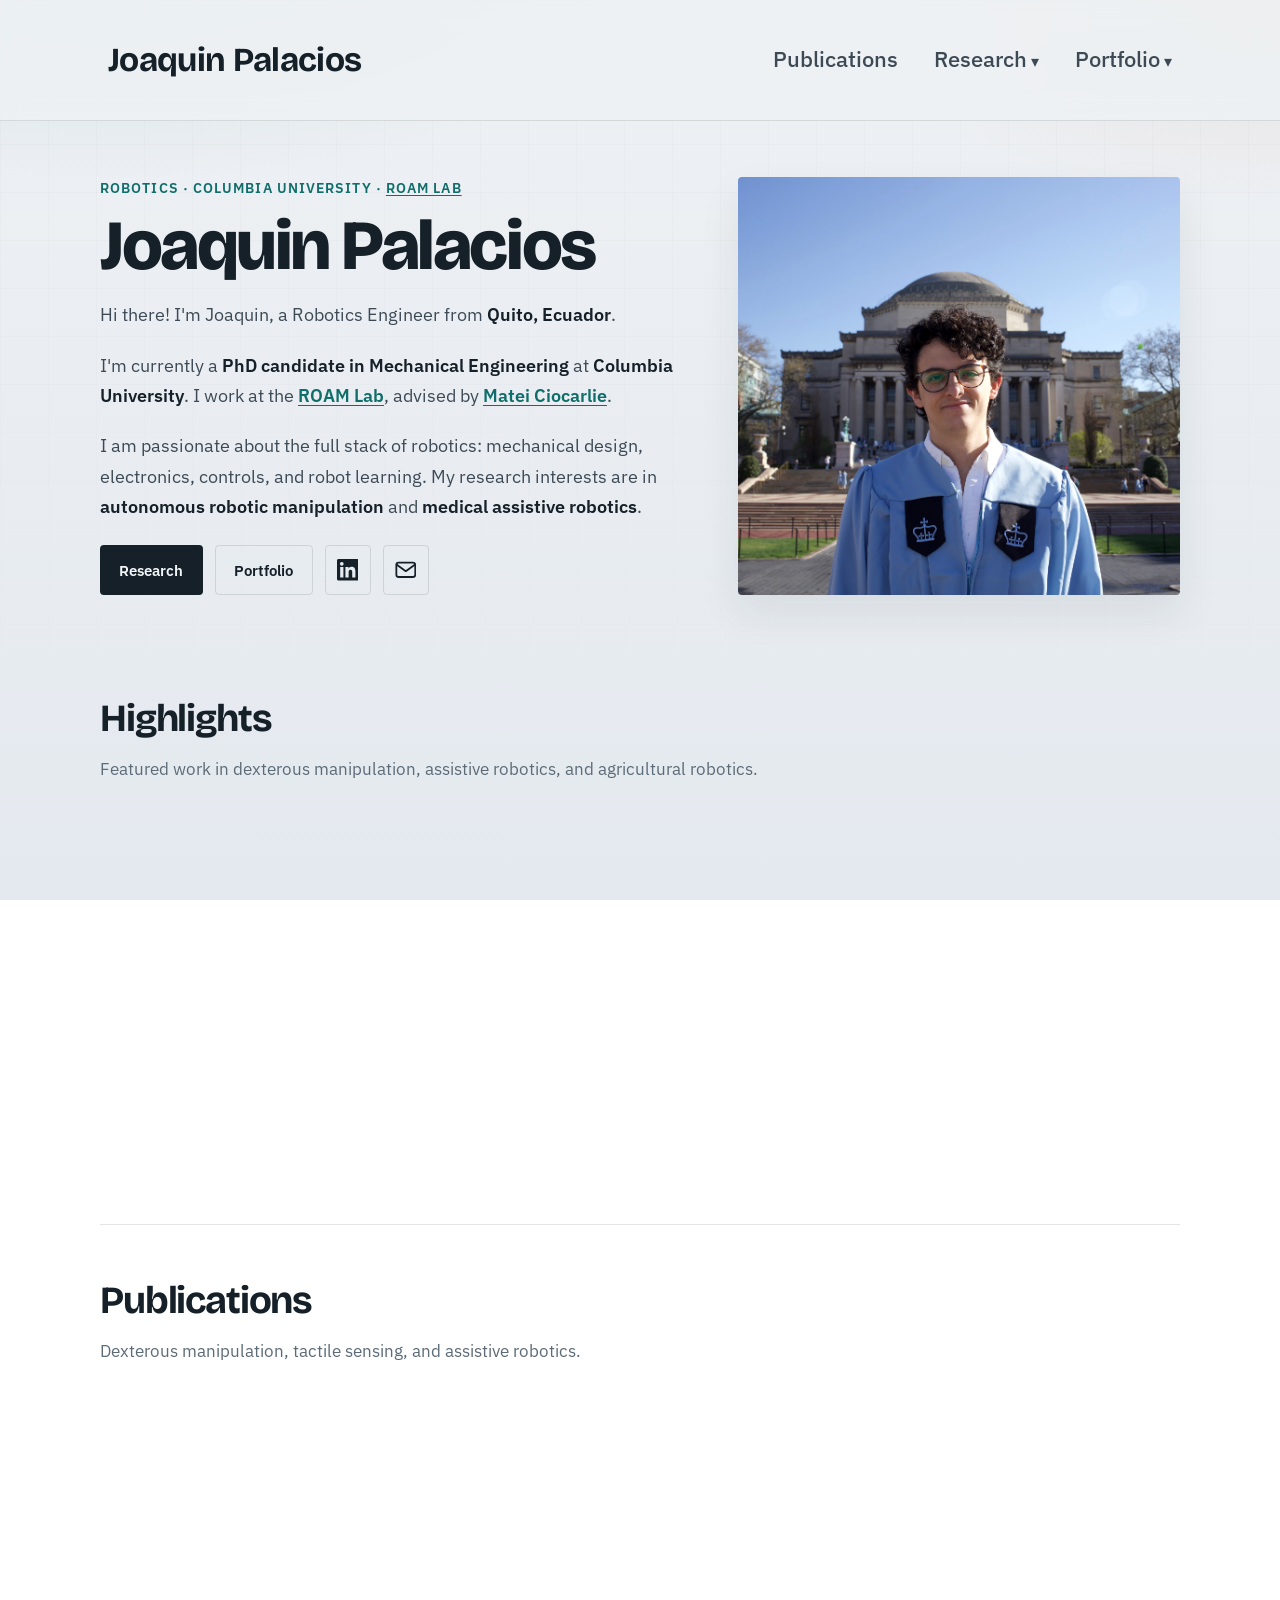
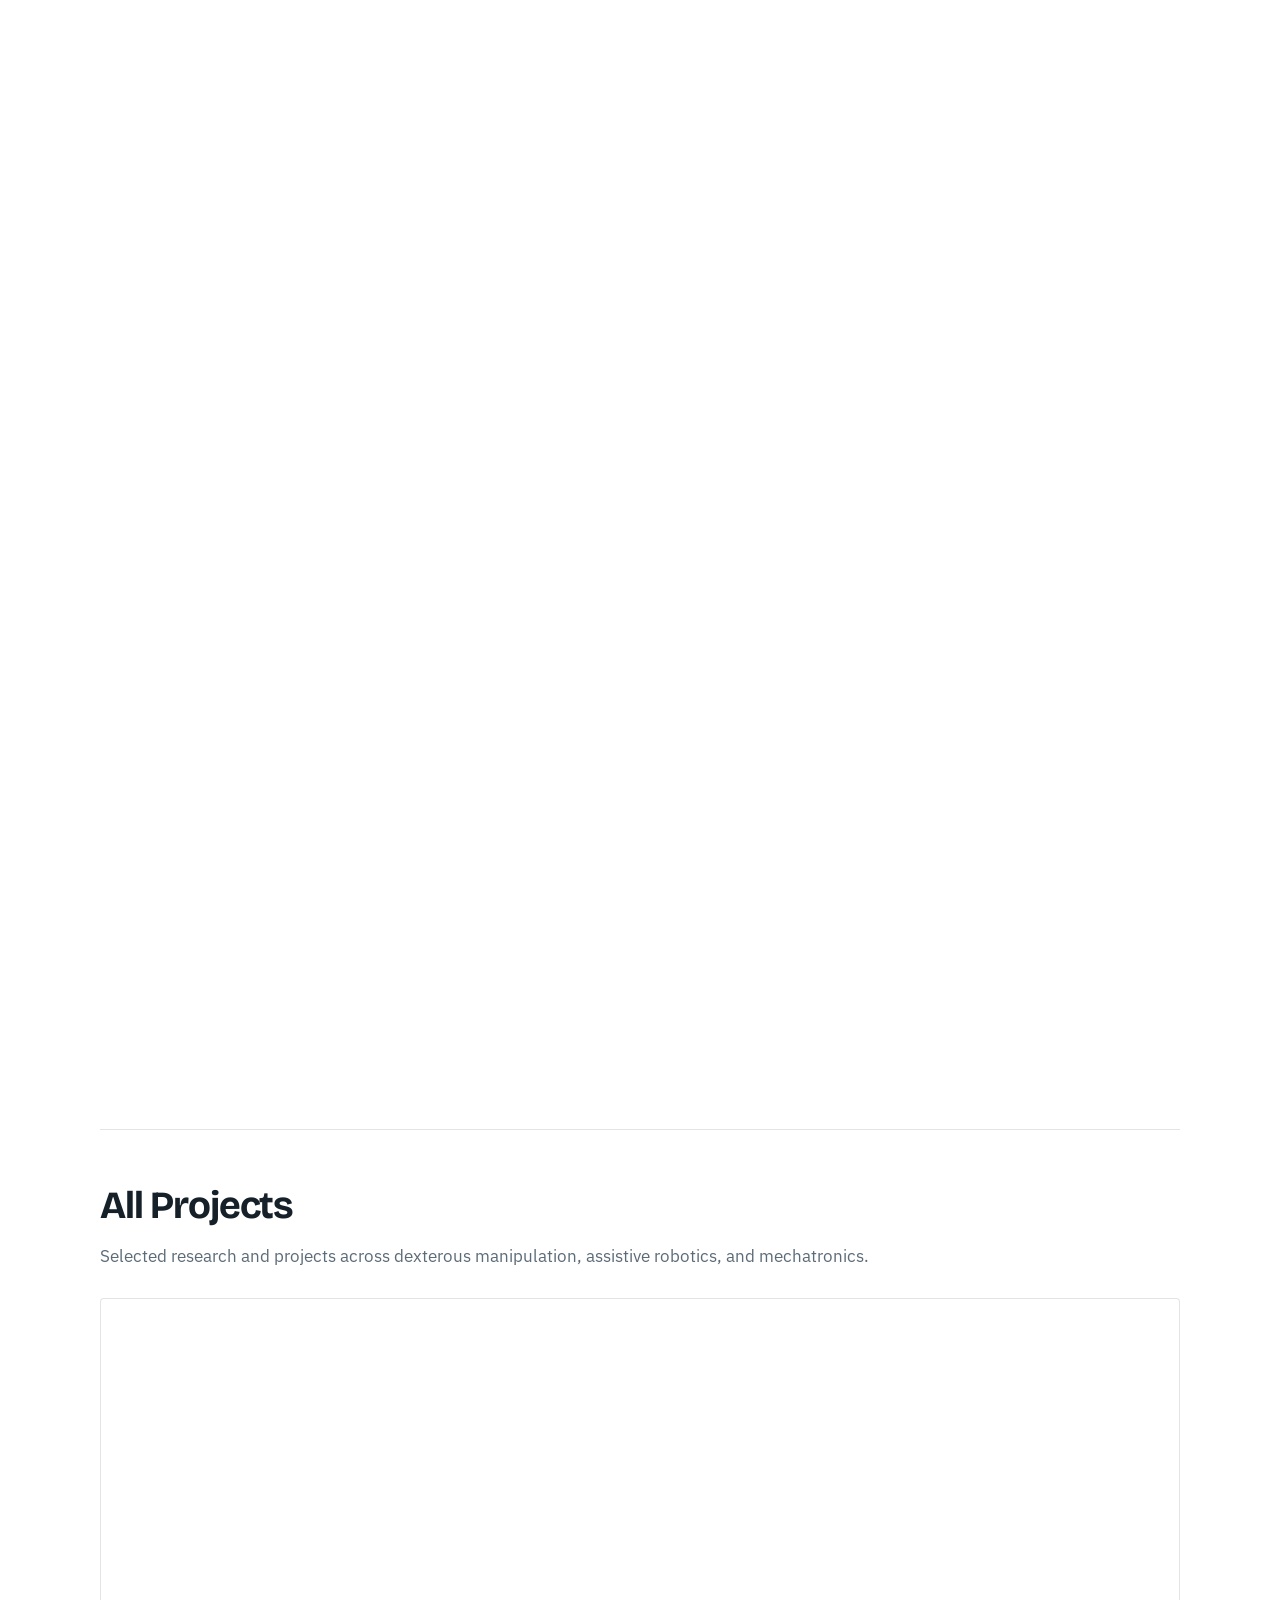
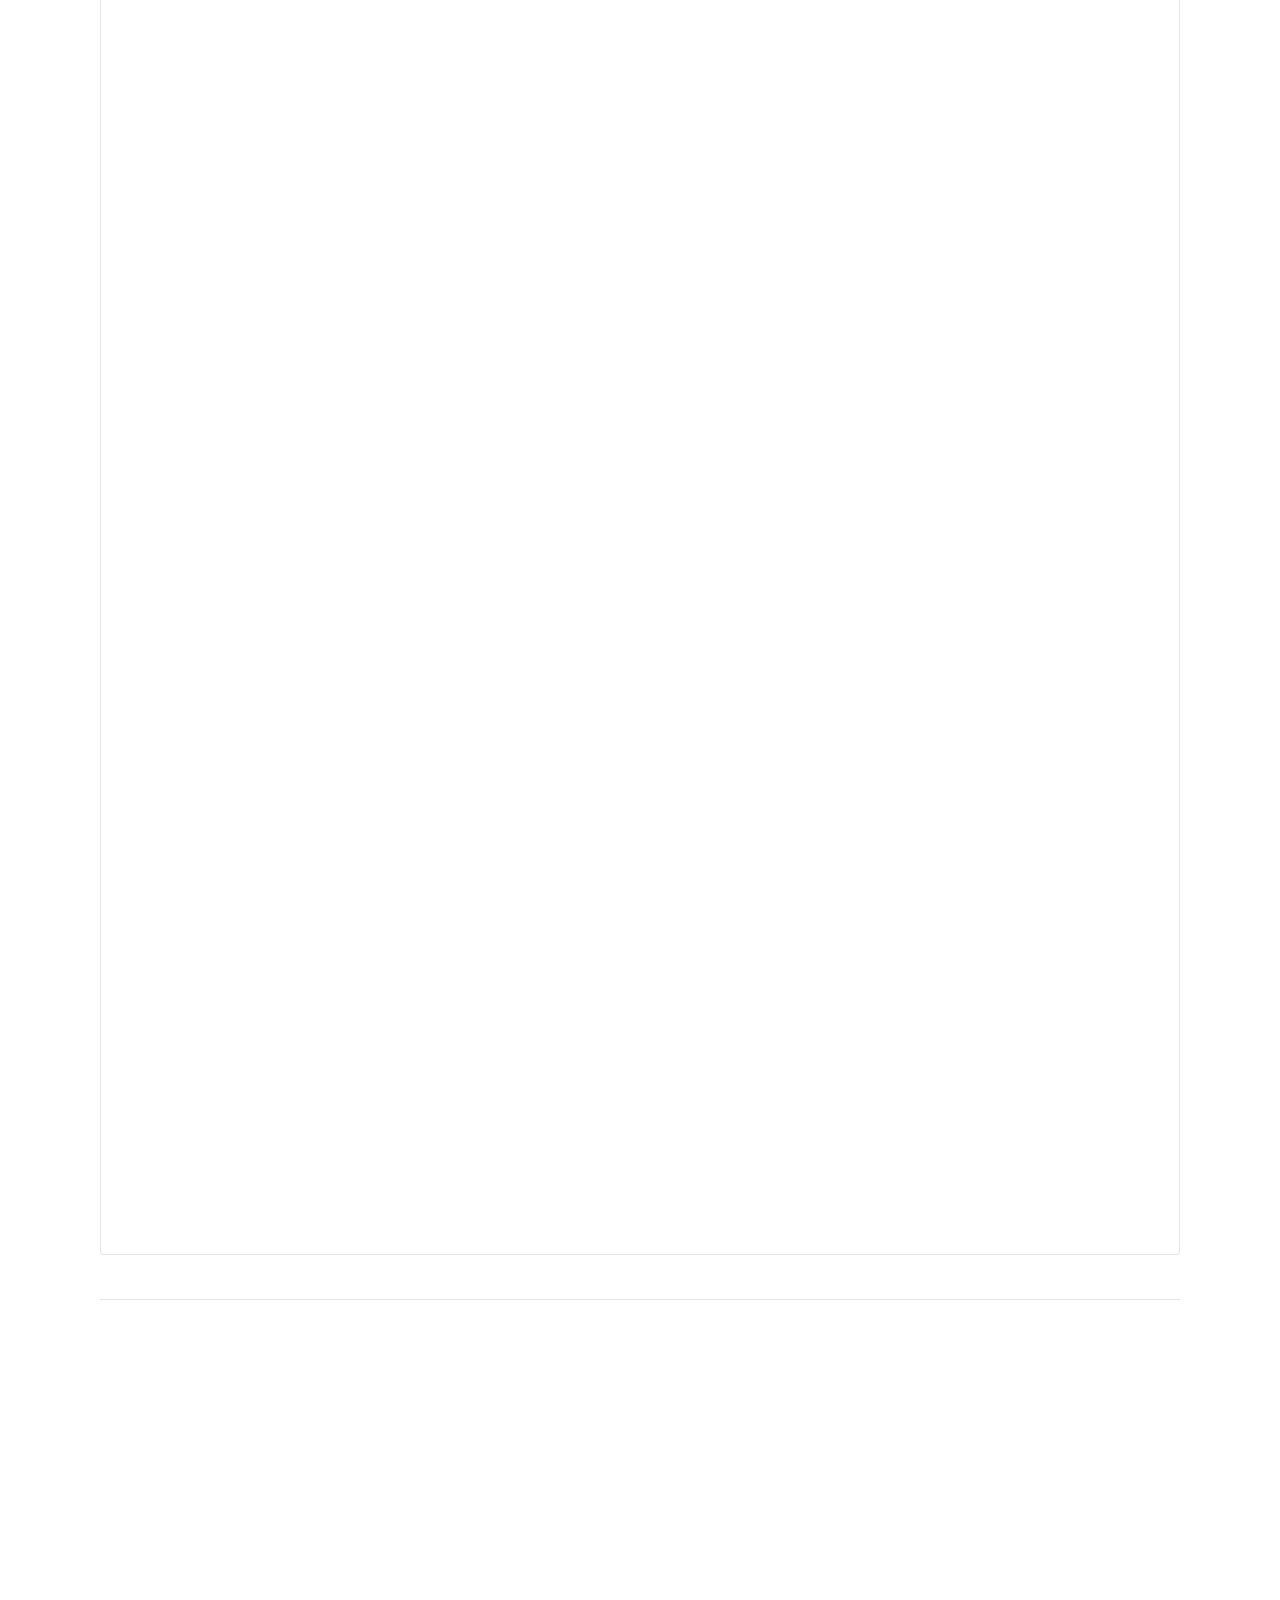
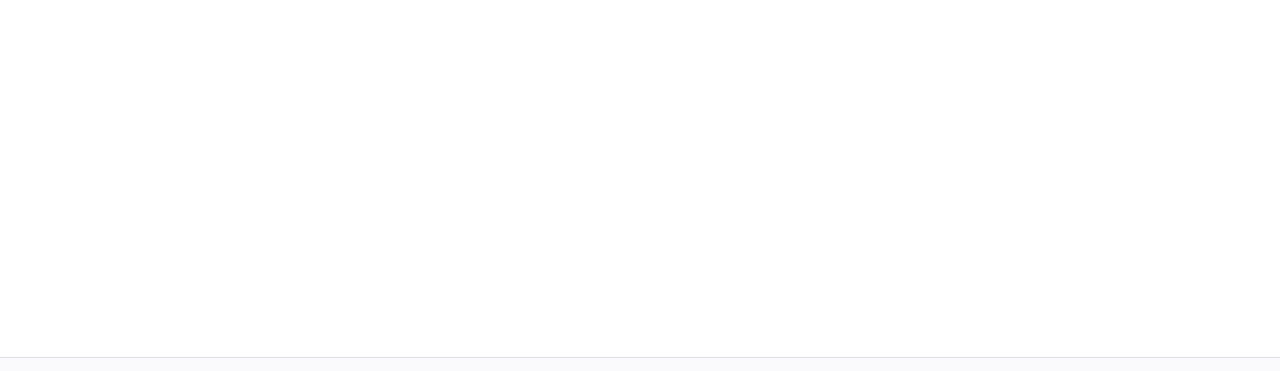
<file: publications/index.html>
<!DOCTYPE html>
<html lang="en">
<head>
  <meta charset="utf-8">
  <title>Publications — Joaquin Palacios</title>
  <link rel="canonical" href="../#publications">
  <meta http-equiv="refresh" content="0; url=../#publications">
</head>
<body>
  <p>Publications have moved to the <a href="../#publications">home page</a>.</p>
</body>
</html>
</file>
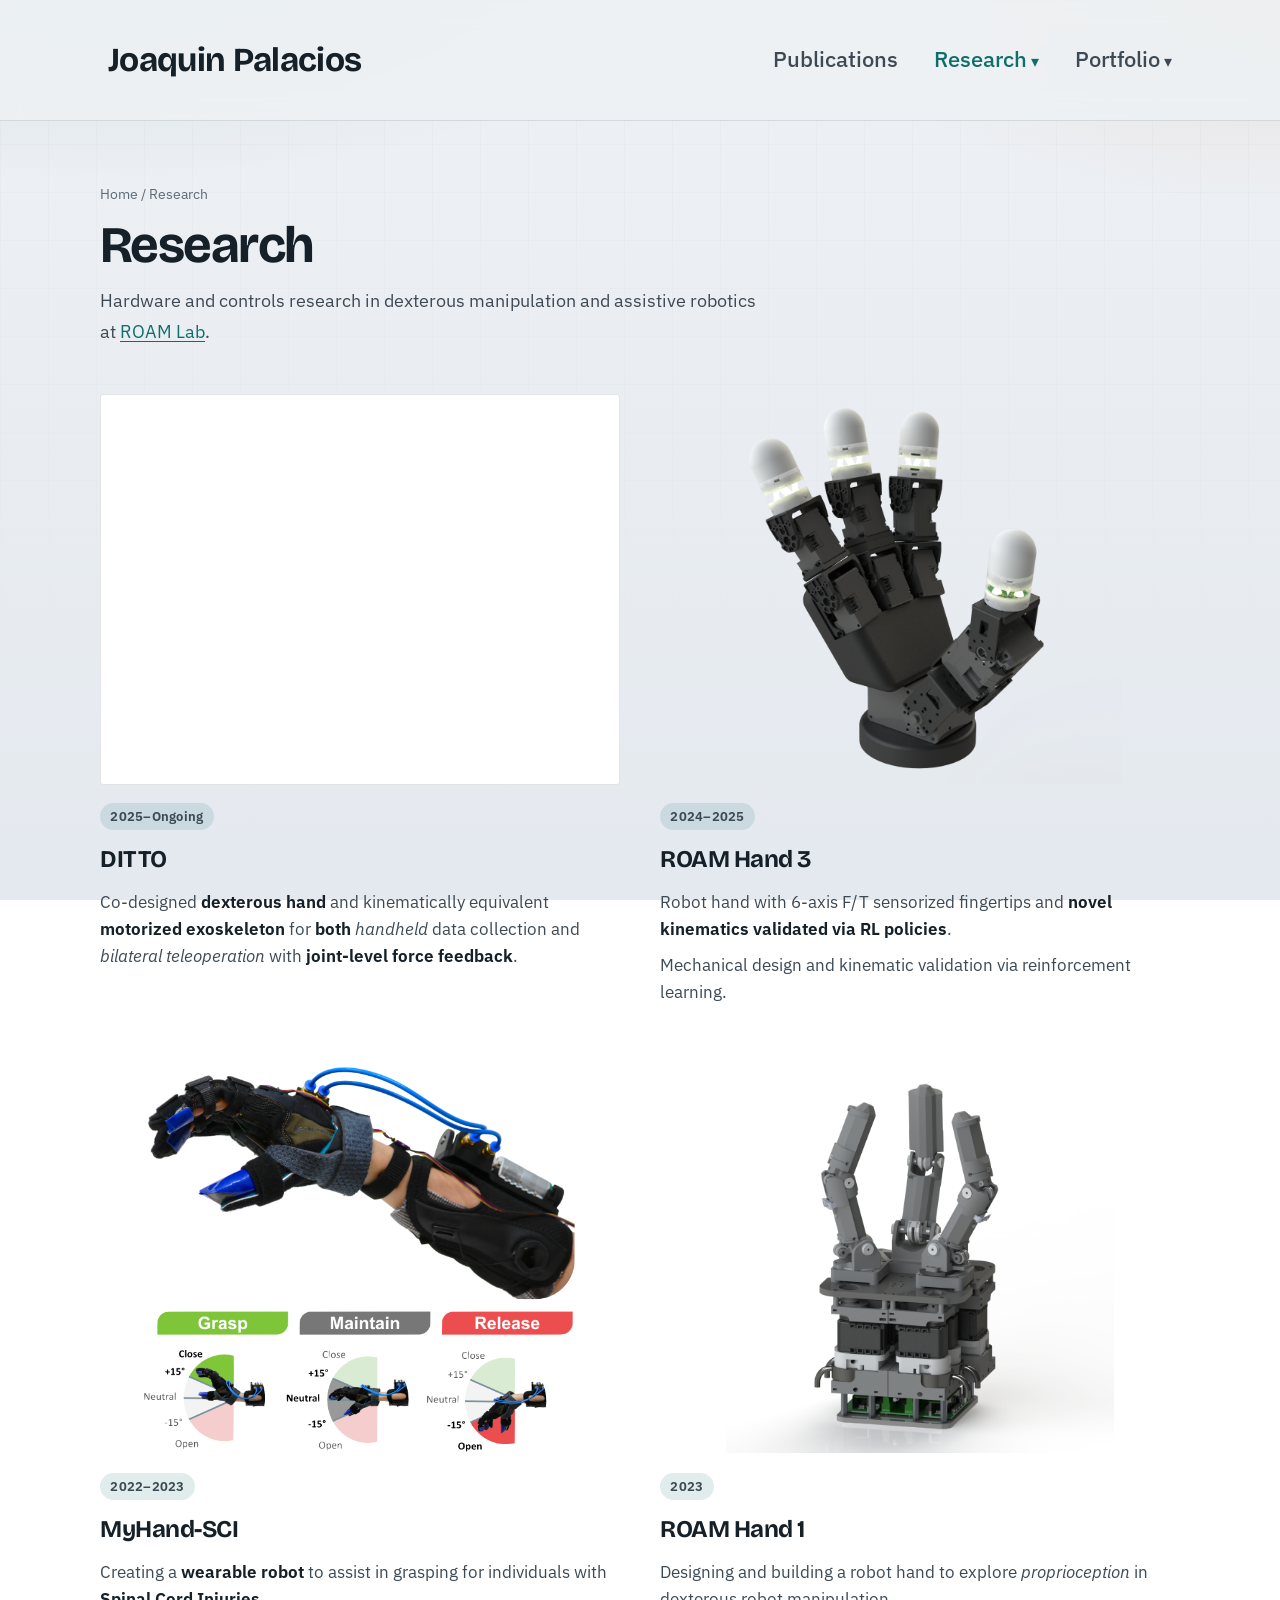
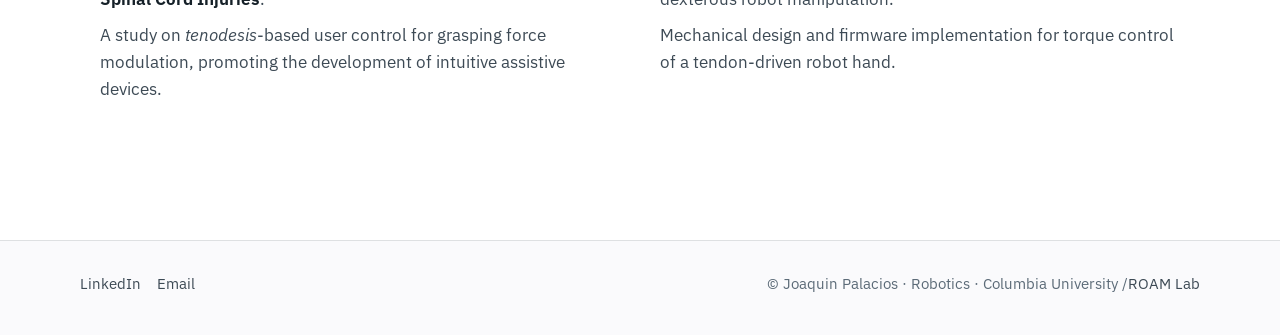
<file: research/index.html>
<!DOCTYPE html>
<html lang="en">
<head>
  <meta charset="utf-8">
  <meta name="viewport" content="width=device-width, initial-scale=1">
  <title>Research — Joaquin Palacios</title>
  <meta name="description" content="Research — Joaquin Palacios — Joaquin Palacios, robotics engineer and PhD candidate at Columbia University.">
  <link rel="preconnect" href="https://fonts.googleapis.com">
  <link rel="preconnect" href="https://fonts.gstatic.com" crossorigin>
  <link href="https://fonts.googleapis.com/css2?family=Bricolage+Grotesque:opsz,wght@12..96,500..800&family=IBM+Plex+Sans:wght@400;500;600;700&display=swap" rel="stylesheet">
  <link rel="stylesheet" href="../assets/css/styles.css?v=abb2a60c">
</head>
<body>
  <a class="skip-link" href="#content">Skip to content</a>
  <header class="site-header">
    <div class="nav-wrap">
      <a class="brand" href="../">Joaquin Palacios</a>
      <button class="nav-toggle" type="button" aria-expanded="false" aria-controls="site-nav">Menu</button>
      <nav class="nav" id="site-nav" aria-label="Primary">
        <a href="../#publications">Publications</a>
        <div class="nav-item has-menu">
          <a class="nav-top" href="../research/" aria-current="page">Research</a>
          <div class="submenu">
          <a href="https://roamlab.github.io/ditto/" rel="noopener noreferrer">DITTO</a>
          <a href="../research/roam-hand-3/">ROAM Hand 3</a>
          <a href="../research/myhand-sci/">MyHand-SCI</a>
          <a href="../research/roam-hand/">ROAM Hand 1</a>
          </div>
        </div>
        <div class="nav-item has-menu">
          <a class="nav-top" href="../portfolio/">Portfolio</a>
          <div class="submenu">
          <a href="../portfolio/plan-bee/">Plan Bee</a>
          <a href="../portfolio/crab-io/">Crab.io</a>
          <a href="../portfolio/button-pressing-machine/">Button-Pressing Machine</a>
          <a href="../portfolio/digital-manufacturing/">Digital Manufacturing</a>
          <a href="../portfolio/applied-robotics/">Applied Robotics</a>
          </div>
        </div>
      </nav>
    </div>
  </header>
  <main id="content">

    <header class="page-hero">
      <p class="crumb"><a href="../">Home</a> / Research</p>
      <h1>Research</h1>
      <p class="tagline">Hardware and controls research in dexterous manipulation and assistive robotics at <a href="https://roam.me.columbia.edu/" rel="noopener noreferrer">ROAM Lab</a>.</p>
    </header>
    <div class="research-grid">
      <article class="research-card reveal">
        <a class="research-media" href="https://roamlab.github.io/ditto/" rel="noopener noreferrer" tabindex="-1" aria-hidden="true">
          <video src="../media/research/ditto.mp4" autoplay muted loop playsinline preload="metadata" aria-label="DITTO"></video>
        </a>
        <div class="research-copy">
          <p class="overview-year">2025–Ongoing</p>
          <h2><a href="https://roamlab.github.io/ditto/" rel="noopener noreferrer">DITTO</a></h2>
          <p>Co-designed <strong>dexterous hand</strong> and kinematically equivalent <strong>motorized exoskeleton</strong> for <strong>both</strong> <em>handheld</em> data collection and <em>bilateral teleoperation</em> with <strong>joint-level force feedback</strong>.</p>
        </div>
      </article>
      <article class="research-card reveal">
        <a class="research-media bare" href="roam-hand-3/" tabindex="-1" aria-hidden="true">
          <img src="../media/home/highlight-roam-hand-3.png" alt="ROAM Hand 3" loading="lazy">
        </a>
        <div class="research-copy">
          <p class="overview-year">2024–2025</p>
          <h2><a href="roam-hand-3/">ROAM Hand 3</a></h2>
          <p>Robot hand with 6-axis F/T sensorized fingertips and <strong>novel kinematics validated via RL policies</strong>.</p>
          <p>Mechanical design and kinematic validation via reinforcement learning.</p>
        </div>
      </article>
      <article class="research-card reveal">
        <a class="research-media bare" href="myhand-sci/" tabindex="-1" aria-hidden="true">
          <img src="../media/myhand-sci/device.png" alt="MyHand-SCI" loading="lazy">
        </a>
        <div class="research-copy">
          <p class="overview-year">2022–2023</p>
          <h2><a href="myhand-sci/">MyHand-SCI</a></h2>
          <p>Creating a <strong>wearable robot</strong> to assist in grasping for individuals with <strong>Spinal Cord Injuries</strong>.</p>
          <p>A study on <em>tenodesis</em>-based user control for grasping force modulation, promoting the development of intuitive assistive devices.</p>
        </div>
      </article>
      <article class="research-card reveal">
        <a class="research-media bare" href="roam-hand/" tabindex="-1" aria-hidden="true">
          <img src="../media/research/roam-hand.png" alt="ROAM Hand 1" loading="lazy">
        </a>
        <div class="research-copy">
          <p class="overview-year">2023</p>
          <h2><a href="roam-hand/">ROAM Hand 1</a></h2>
          <p>Designing and building a robot hand to explore <em>proprioception</em> in dexterous robot manipulation.</p>
          <p>Mechanical design and firmware implementation for torque control of a tendon-driven robot hand.</p>
        </div>
      </article>
    </div>

  </main>
  <footer class="site-footer">
    <div class="footer-inner">
      <div>
        <a href="https://www.linkedin.com/in/joaquin-b-palacios" rel="noopener noreferrer">LinkedIn</a>
        <a href="mailto:joaquin.palacios@columbia.edu">Email</a>
      </div>
      <p>© Joaquin Palacios · Robotics · Columbia University / <a href="https://roam.me.columbia.edu/" rel="noopener noreferrer">ROAM Lab</a></p>
    </div>
  </footer>
  <script src="../assets/js/main.js?v=f308d1f0"></script>
</body>
</html>
</file>
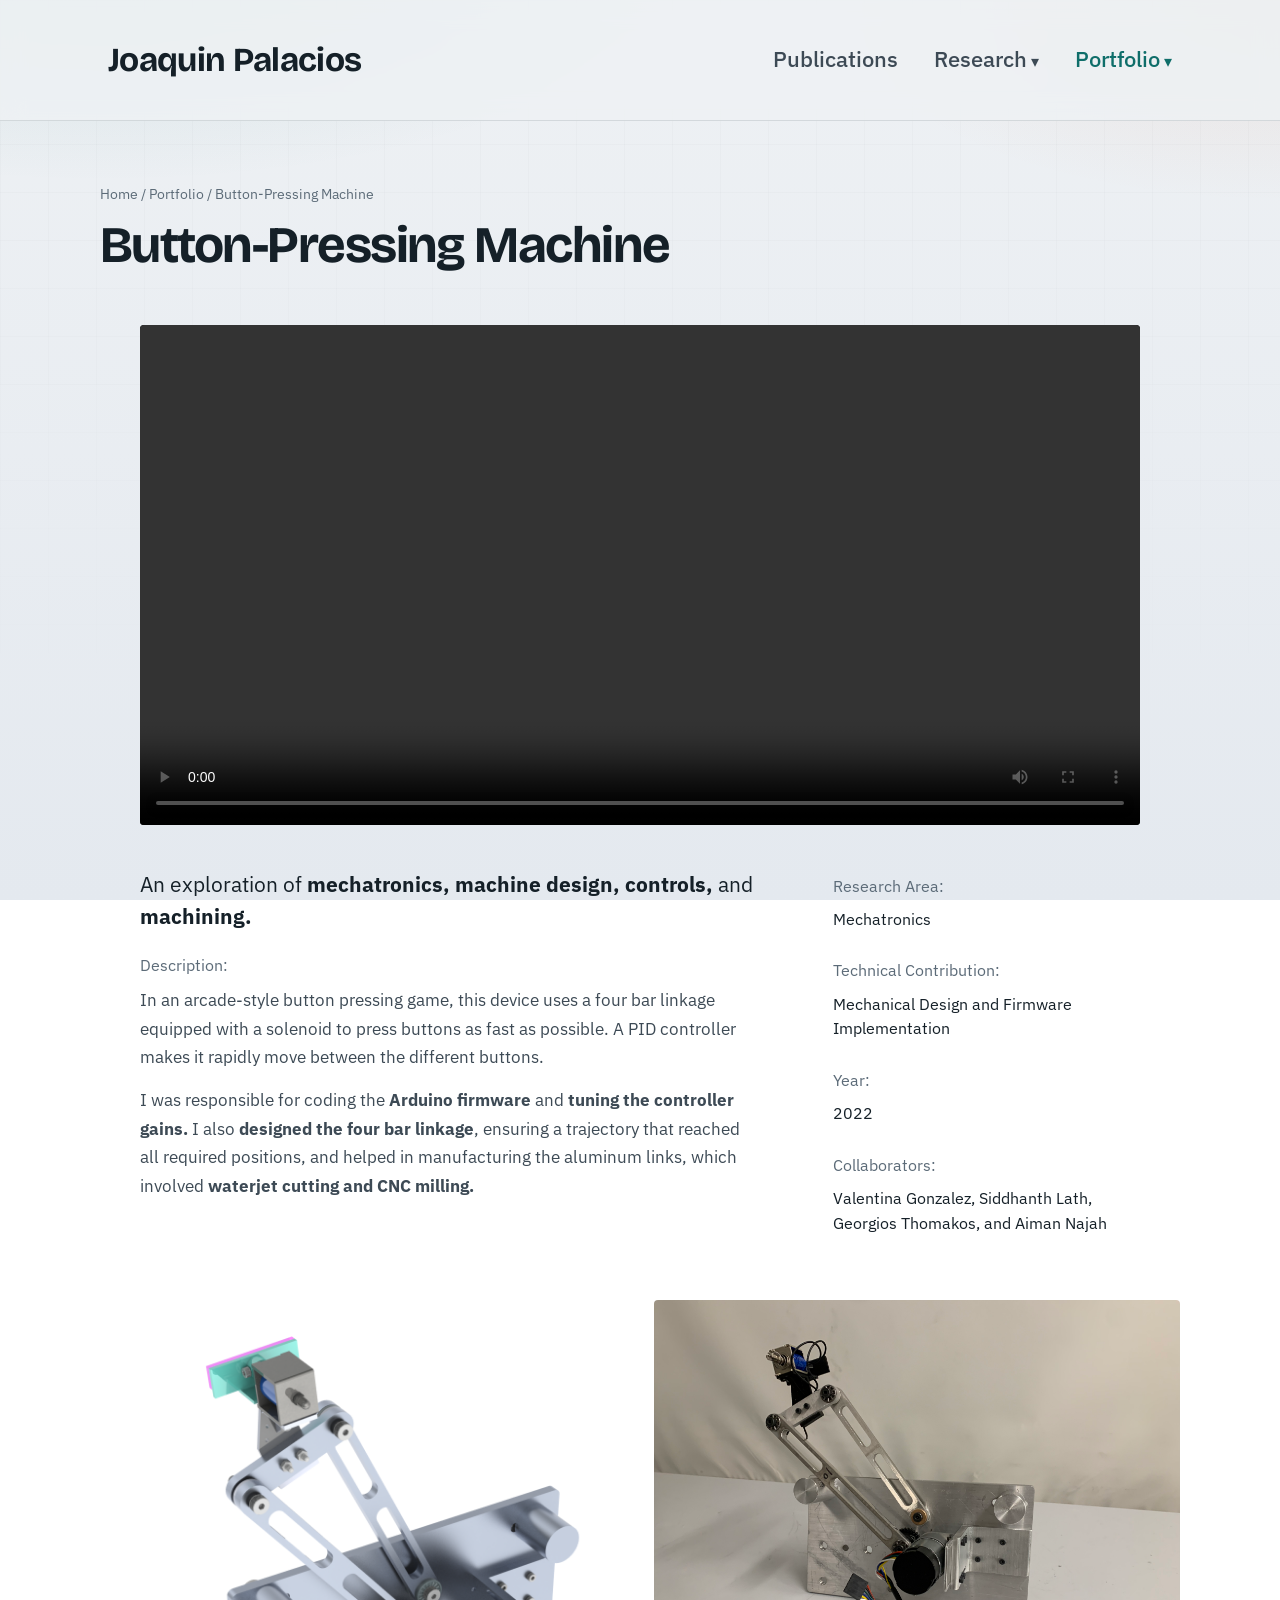
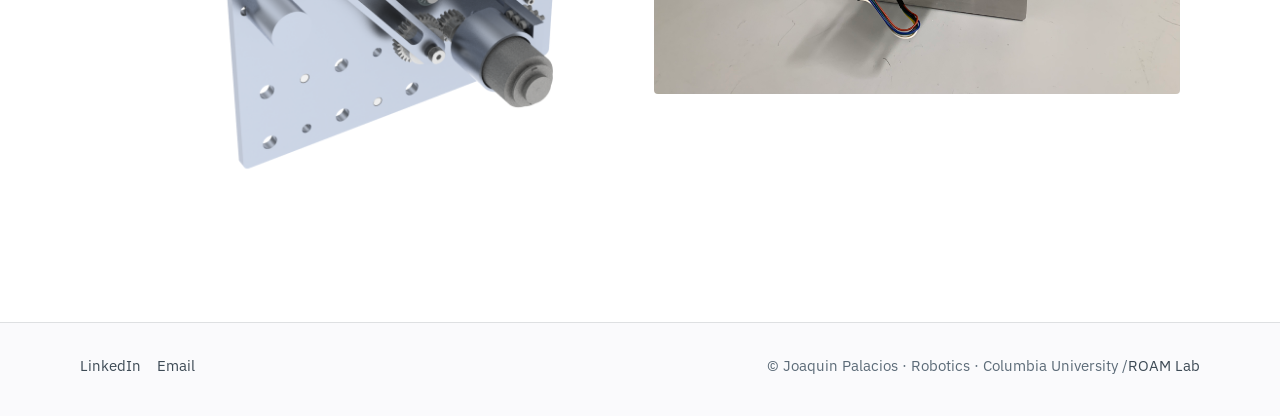
<file: portfolio/button-pressing-machine/index.html>
<!DOCTYPE html>
<html lang="en">
<head>
  <meta charset="utf-8">
  <meta name="viewport" content="width=device-width, initial-scale=1">
  <title>Button-Pressing Machine — Joaquin Palacios</title>
  <meta name="description" content="An exploration of mechatronics, machine design, controls, and machining.">
  <link rel="preconnect" href="https://fonts.googleapis.com">
  <link rel="preconnect" href="https://fonts.gstatic.com" crossorigin>
  <link href="https://fonts.googleapis.com/css2?family=Bricolage+Grotesque:opsz,wght@12..96,500..800&family=IBM+Plex+Sans:wght@400;500;600;700&display=swap" rel="stylesheet">
  <link rel="stylesheet" href="../../assets/css/styles.css?v=abb2a60c">
</head>
<body>
  <a class="skip-link" href="#content">Skip to content</a>
  <header class="site-header">
    <div class="nav-wrap">
      <a class="brand" href="../../">Joaquin Palacios</a>
      <button class="nav-toggle" type="button" aria-expanded="false" aria-controls="site-nav">Menu</button>
      <nav class="nav" id="site-nav" aria-label="Primary">
        <a href="../../#publications">Publications</a>
        <div class="nav-item has-menu">
          <a class="nav-top" href="../../research/">Research</a>
          <div class="submenu">
          <a href="https://roamlab.github.io/ditto/" rel="noopener noreferrer">DITTO</a>
          <a href="../../research/roam-hand-3/">ROAM Hand 3</a>
          <a href="../../research/myhand-sci/">MyHand-SCI</a>
          <a href="../../research/roam-hand/">ROAM Hand 1</a>
          </div>
        </div>
        <div class="nav-item has-menu">
          <a class="nav-top" href="../../portfolio/" aria-current="page">Portfolio</a>
          <div class="submenu">
          <a href="../../portfolio/plan-bee/">Plan Bee</a>
          <a href="../../portfolio/crab-io/">Crab.io</a>
          <a href="../../portfolio/button-pressing-machine/">Button-Pressing Machine</a>
          <a href="../../portfolio/digital-manufacturing/">Digital Manufacturing</a>
          <a href="../../portfolio/applied-robotics/">Applied Robotics</a>
          </div>
        </div>
      </nav>
    </div>
  </header>
  <main id="content">

    <header class="page-hero">
      <p class="crumb"><a href="../../">Home</a> / <a href="../../portfolio/">Portfolio</a> / Button-Pressing Machine</p>
      <h1>Button-Pressing Machine</h1>
    </header>
    <div class="pp-hero reveal">
      <video src="../../media/button-pressing-machine/machine-in-action.mp4" controls playsinline preload="metadata" aria-label="Button-pressing machine in action"></video>
    </div>
    <div class="pp-intro reveal">
      <div class="pp-intro-copy">
        <p class="pp-lead">An exploration of <strong>mechatronics, machine design, controls,</strong> and <strong>machining.</strong></p>
        <p class="pp-label">Description:</p>
        <p>In an arcade-style button pressing game, this device uses a four bar linkage equipped with a solenoid to press buttons as fast as possible. A PID controller makes it rapidly move between the different buttons.</p>
        <p>I was responsible for coding the <strong>Arduino firmware</strong> and <strong>tuning the controller gains.</strong> I also <strong>designed the four bar linkage</strong>, ensuring a trajectory that reached all required positions, and helped in manufacturing the aluminum links, which involved <strong>waterjet cutting and CNC milling.</strong></p>
      </div>
      <dl class="pp-meta">
        <div><dt>Research Area:</dt><dd><span>Mechatronics</span></dd></div>
        <div><dt>Technical Contribution:</dt><dd><span>Mechanical Design and Firmware Implementation</span></dd></div>
        <div><dt>Year:</dt><dd><span>2022</span></dd></div>
        <div><dt>Collaborators:</dt><dd><span class="pp-name">Valentina Gonzalez</span>, <span class="pp-name">Siddhanth Lath</span>, <span class="pp-name">Georgios Thomakos</span>, and <span class="pp-name">Aiman Najah</span></dd></div>
      </dl>
    </div>
    <div class="pp-body">
      <section class="pp-section reveal">
        <div class="pp-grid" style="--cols:2">
        <figure class="pp-fig">
          <img src="../../media/button-pressing-machine/mechanism-closeup.png" alt="Four-bar linkage mechanism render" loading="lazy">
        </figure>
        <figure class="pp-fig">
          <img src="../../media/button-pressing-machine/full-machine.jpg" alt="Machined button-pressing machine" loading="lazy">
        </figure>
        </div>
      </section>
    </div>

  </main>
  <footer class="site-footer">
    <div class="footer-inner">
      <div>
        <a href="https://www.linkedin.com/in/joaquin-b-palacios" rel="noopener noreferrer">LinkedIn</a>
        <a href="mailto:joaquin.palacios@columbia.edu">Email</a>
      </div>
      <p>© Joaquin Palacios · Robotics · Columbia University / <a href="https://roam.me.columbia.edu/" rel="noopener noreferrer">ROAM Lab</a></p>
    </div>
  </footer>
  <script src="../../assets/js/main.js?v=f308d1f0"></script>
</body>
</html>
</file>
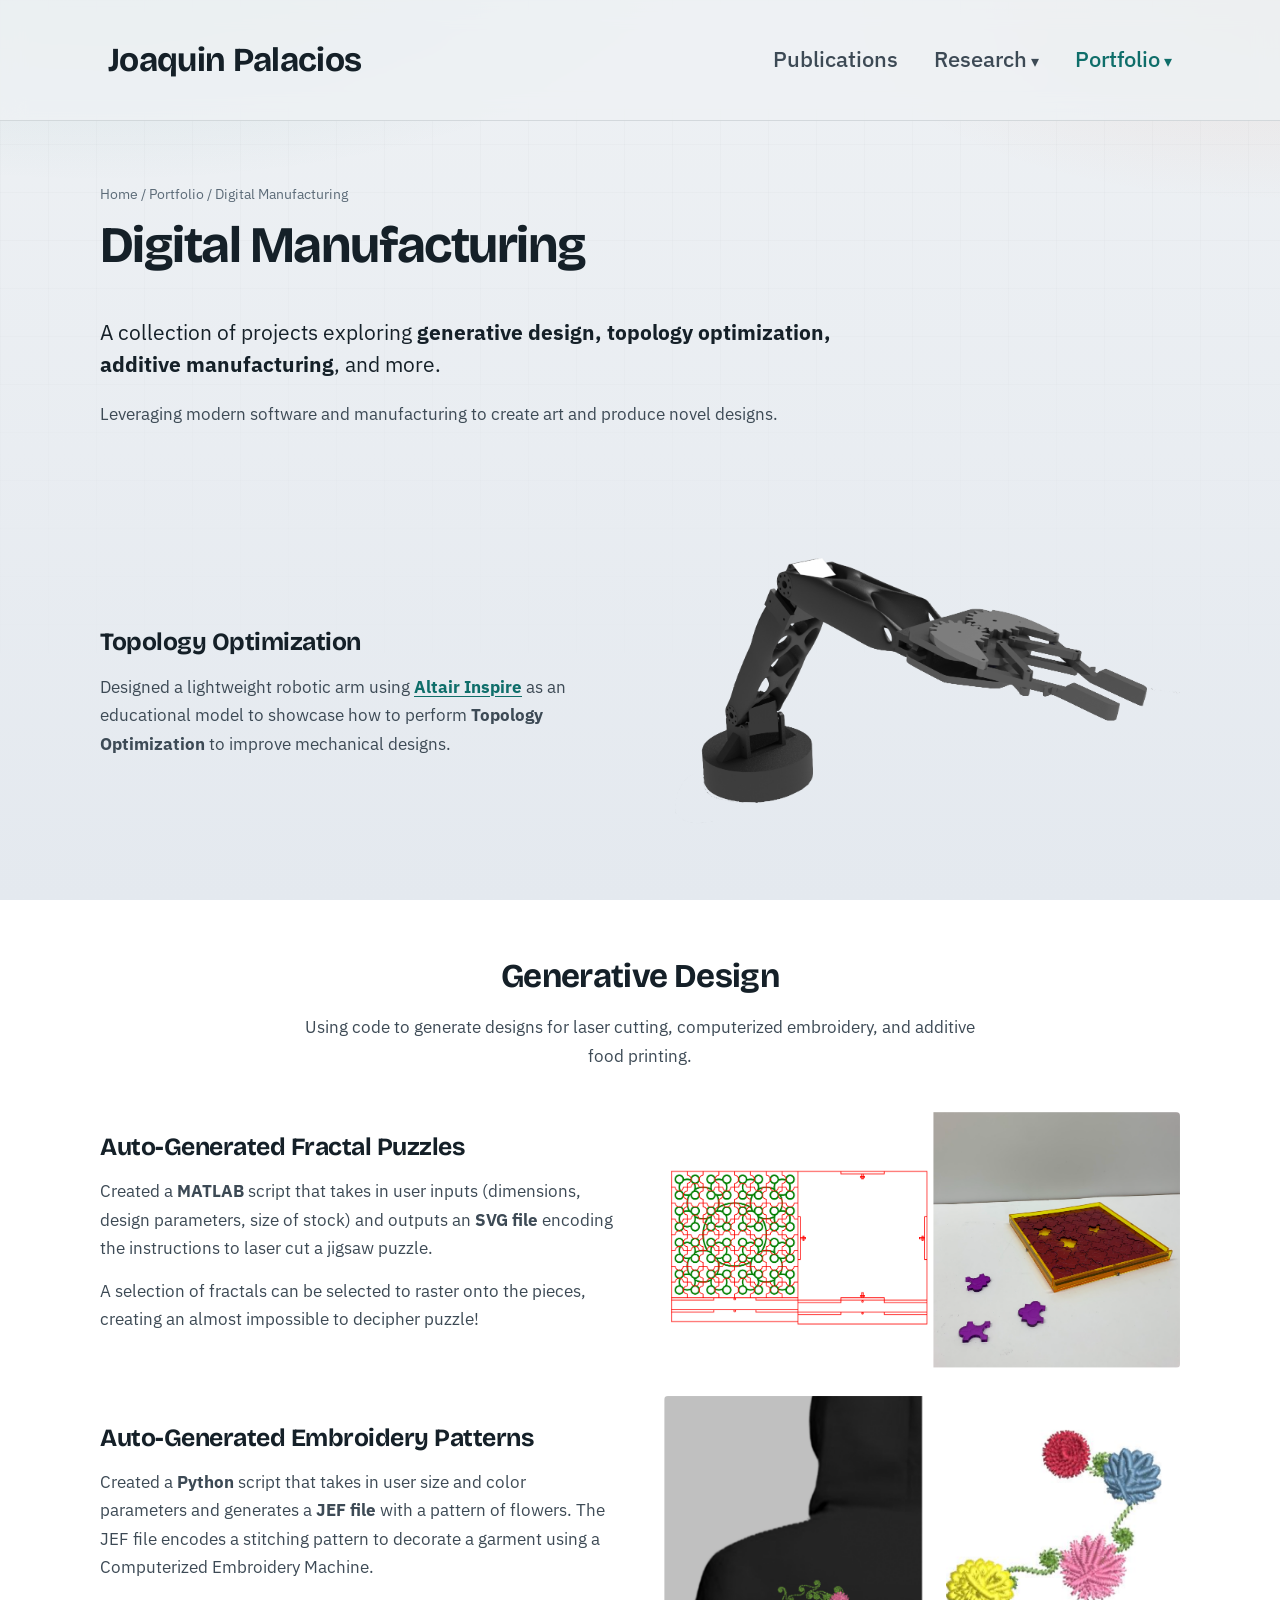
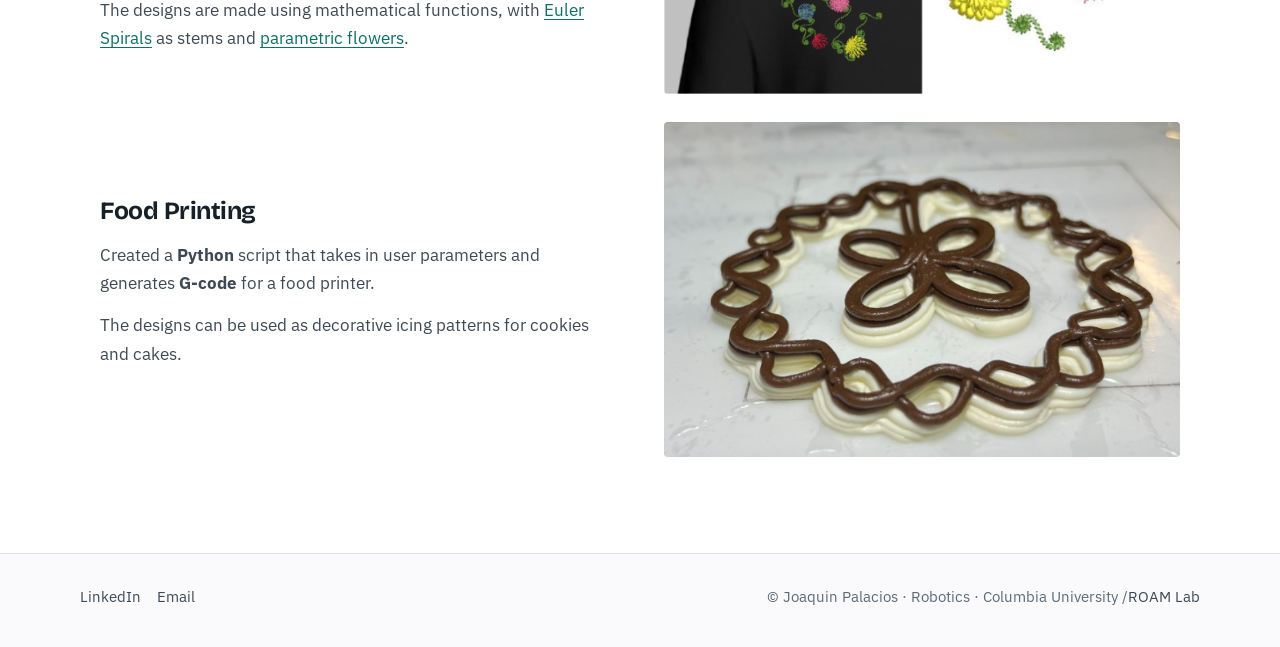
<file: portfolio/digital-manufacturing/index.html>
<!DOCTYPE html>
<html lang="en">
<head>
  <meta charset="utf-8">
  <meta name="viewport" content="width=device-width, initial-scale=1">
  <title>Digital Manufacturing — Joaquin Palacios</title>
  <meta name="description" content="Projects exploring generative design, topology optimization, additive manufacturing, and more.">
  <link rel="preconnect" href="https://fonts.googleapis.com">
  <link rel="preconnect" href="https://fonts.gstatic.com" crossorigin>
  <link href="https://fonts.googleapis.com/css2?family=Bricolage+Grotesque:opsz,wght@12..96,500..800&family=IBM+Plex+Sans:wght@400;500;600;700&display=swap" rel="stylesheet">
  <link rel="stylesheet" href="../../assets/css/styles.css?v=abb2a60c">
</head>
<body>
  <a class="skip-link" href="#content">Skip to content</a>
  <header class="site-header">
    <div class="nav-wrap">
      <a class="brand" href="../../">Joaquin Palacios</a>
      <button class="nav-toggle" type="button" aria-expanded="false" aria-controls="site-nav">Menu</button>
      <nav class="nav" id="site-nav" aria-label="Primary">
        <a href="../../#publications">Publications</a>
        <div class="nav-item has-menu">
          <a class="nav-top" href="../../research/">Research</a>
          <div class="submenu">
          <a href="https://roamlab.github.io/ditto/" rel="noopener noreferrer">DITTO</a>
          <a href="../../research/roam-hand-3/">ROAM Hand 3</a>
          <a href="../../research/myhand-sci/">MyHand-SCI</a>
          <a href="../../research/roam-hand/">ROAM Hand 1</a>
          </div>
        </div>
        <div class="nav-item has-menu">
          <a class="nav-top" href="../../portfolio/" aria-current="page">Portfolio</a>
          <div class="submenu">
          <a href="../../portfolio/plan-bee/">Plan Bee</a>
          <a href="../../portfolio/crab-io/">Crab.io</a>
          <a href="../../portfolio/button-pressing-machine/">Button-Pressing Machine</a>
          <a href="../../portfolio/digital-manufacturing/">Digital Manufacturing</a>
          <a href="../../portfolio/applied-robotics/">Applied Robotics</a>
          </div>
        </div>
      </nav>
    </div>
  </header>
  <main id="content">

    <header class="page-hero">
      <p class="crumb"><a href="../../">Home</a> / <a href="../../portfolio/">Portfolio</a> / Digital Manufacturing</p>
      <h1>Digital Manufacturing</h1>
    </header>
    <div class="pp-intro no-meta reveal">
      <div class="pp-intro-copy">
        <p class="pp-lead">A collection of projects exploring <strong>generative design, topology optimization, additive manufacturing</strong>, and more.</p>
        <p>Leveraging modern software and manufacturing to create art and produce novel designs.</p>
      </div>
    </div>
    <div class="pp-body">
      <section class="pp-section reveal">
        <div class="pp-split">
          <div class="pp-text">
        <h3 class="pp-h2 pp-h3">Topology Optimization</h3>
            <p>Designed a lightweight robotic arm using <a href="https://altair.com/inspire" rel="noopener noreferrer"><strong>Altair Inspire</strong></a> as an educational model to showcase how to perform <strong>Topology Optimization</strong> to improve mechanical designs.</p>
          </div>
          <div class="pp-split-media">
        <figure class="pp-fig">
          <img src="../../media/digital-manufacturing/topology-optimized-arm.png" alt="Topology-optimized robotic arm" loading="lazy">
        </figure>
          </div>
        </div>
      </section>
      <section class="pp-section reveal">
        <h2 class="pp-h2 center">Generative Design</h2>
        <div class="pp-text center">
          <p>Using code to generate designs for laser cutting, computerized embroidery, and additive food printing.</p>
        </div>
        <div class="pp-split">
          <div class="pp-text">
        <h3 class="pp-h2 pp-h3">Auto-Generated Fractal Puzzles</h3>
            <p>Created a <strong>MATLAB</strong> script that takes in user inputs (dimensions, design parameters, size of stock) and outputs an <strong>SVG file</strong> encoding the instructions to laser cut a jigsaw puzzle.</p>
            <p>A selection of fractals can be selected to raster onto the pieces, creating an almost impossible to decipher puzzle!</p>
          </div>
          <div class="pp-split-media">
        <figure class="pp-fig">
          <img src="../../media/digital-manufacturing/generative-design.png" alt="Fractal puzzle SVG and laser-cut pieces" loading="lazy">
        </figure>
          </div>
        </div>
        <div class="pp-split">
          <div class="pp-text">
        <h3 class="pp-h2 pp-h3">Auto-Generated Embroidery Patterns</h3>
            <p>Created a <strong>Python</strong> script that takes in user size and color parameters and generates a <strong>JEF file</strong> with a pattern of flowers. The JEF file encodes a stitching pattern to decorate a garment using a Computerized Embroidery Machine.</p>
            <p>The designs are made using mathematical functions, with <a href="https://en.wikipedia.org/wiki/Euler_spiral" rel="noopener noreferrer">Euler Spirals</a> as stems and <a href="https://demonstrations.wolfram.com/FlowerPetalsUsingParametricEquations/" rel="noopener noreferrer">parametric flowers</a>.</p>
          </div>
          <div class="pp-split-media">
        <figure class="pp-fig">
          <img src="../../media/digital-manufacturing/generative-process.png" alt="Embroidered flowers on a garment and the generated pattern" loading="lazy">
        </figure>
          </div>
        </div>
        <div class="pp-split">
          <div class="pp-text">
        <h3 class="pp-h2 pp-h3">Food Printing</h3>
            <p>Created a <strong>Python</strong> script that takes in user parameters and generates <strong>G-code</strong> for a food printer.</p>
            <p>The designs can be used as decorative icing patterns for cookies and cakes.</p>
          </div>
          <div class="pp-split-media">
        <figure class="pp-fig">
          <img src="../../media/digital-manufacturing/manufacturing-output.png" alt="Printed chocolate icing pattern" loading="lazy">
        </figure>
          </div>
        </div>
      </section>
    </div>

  </main>
  <footer class="site-footer">
    <div class="footer-inner">
      <div>
        <a href="https://www.linkedin.com/in/joaquin-b-palacios" rel="noopener noreferrer">LinkedIn</a>
        <a href="mailto:joaquin.palacios@columbia.edu">Email</a>
      </div>
      <p>© Joaquin Palacios · Robotics · Columbia University / <a href="https://roam.me.columbia.edu/" rel="noopener noreferrer">ROAM Lab</a></p>
    </div>
  </footer>
  <script src="../../assets/js/main.js?v=f308d1f0"></script>
</body>
</html>
</file>
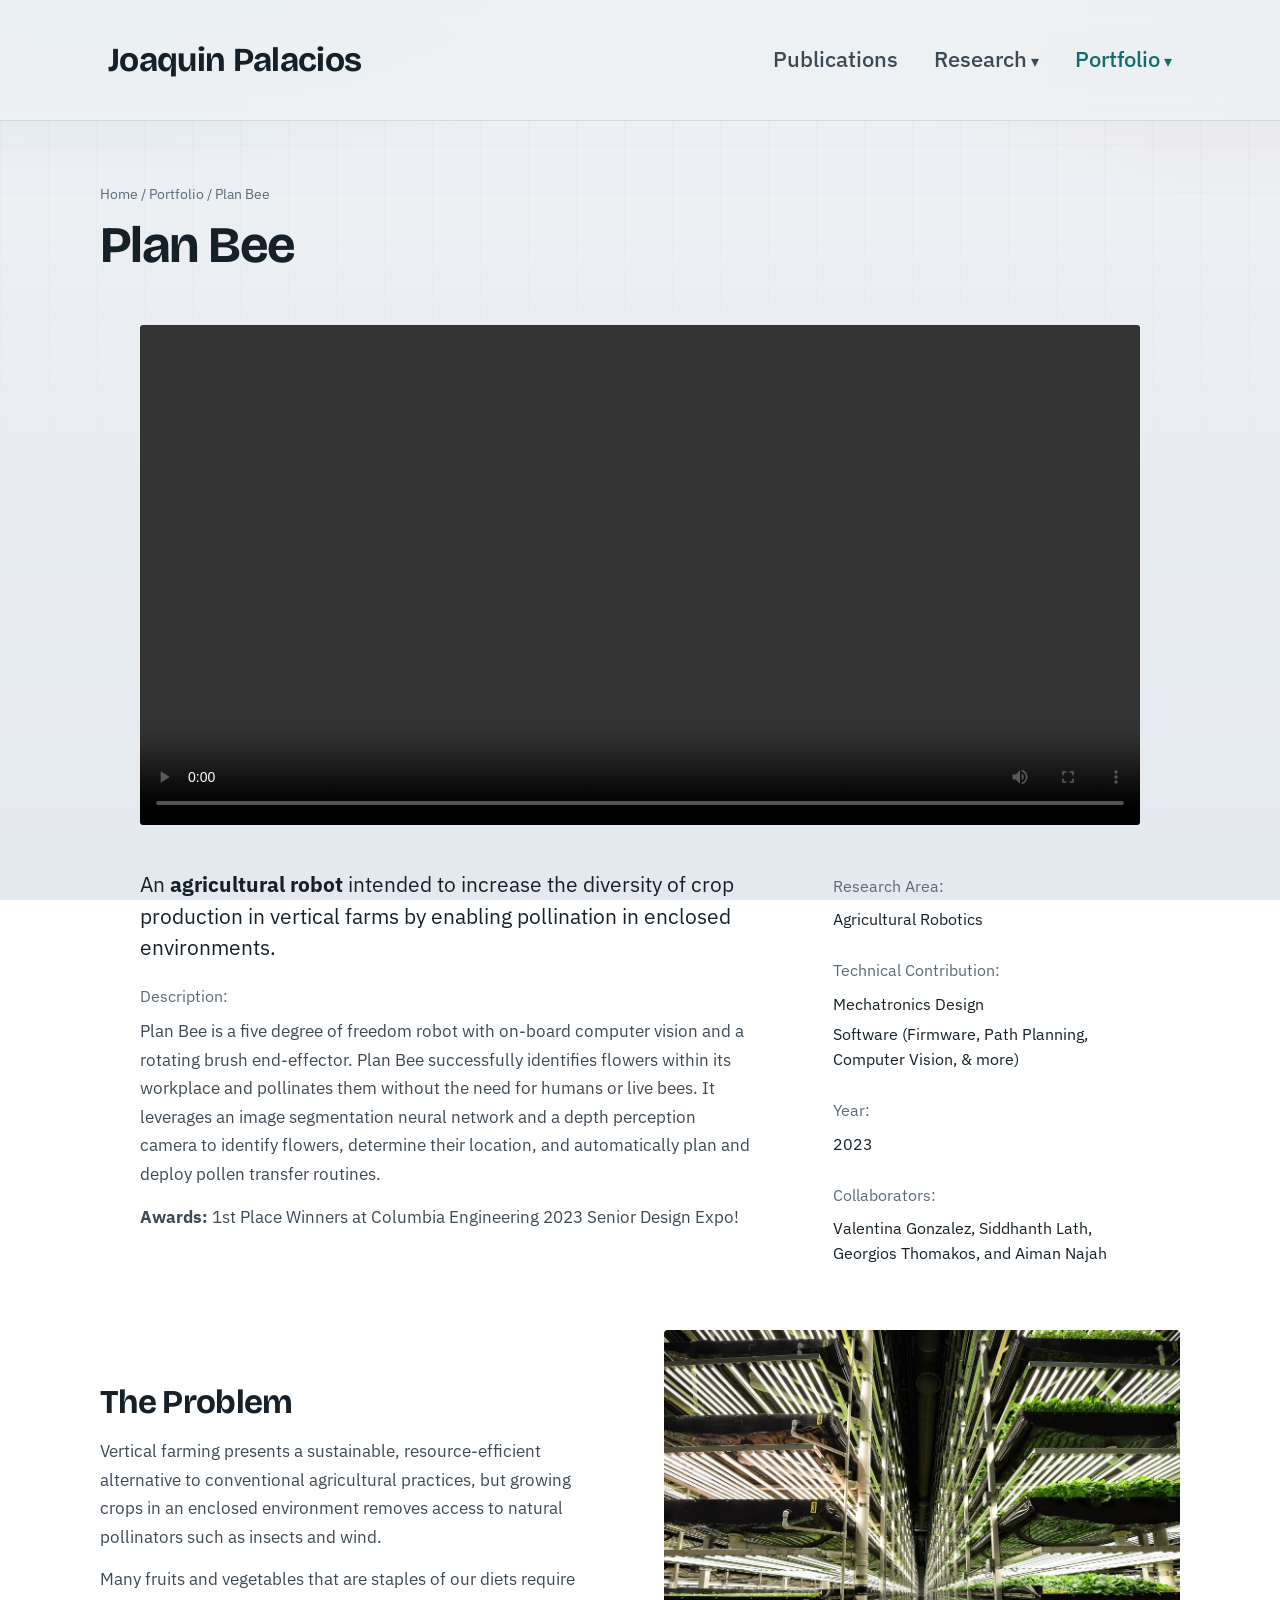
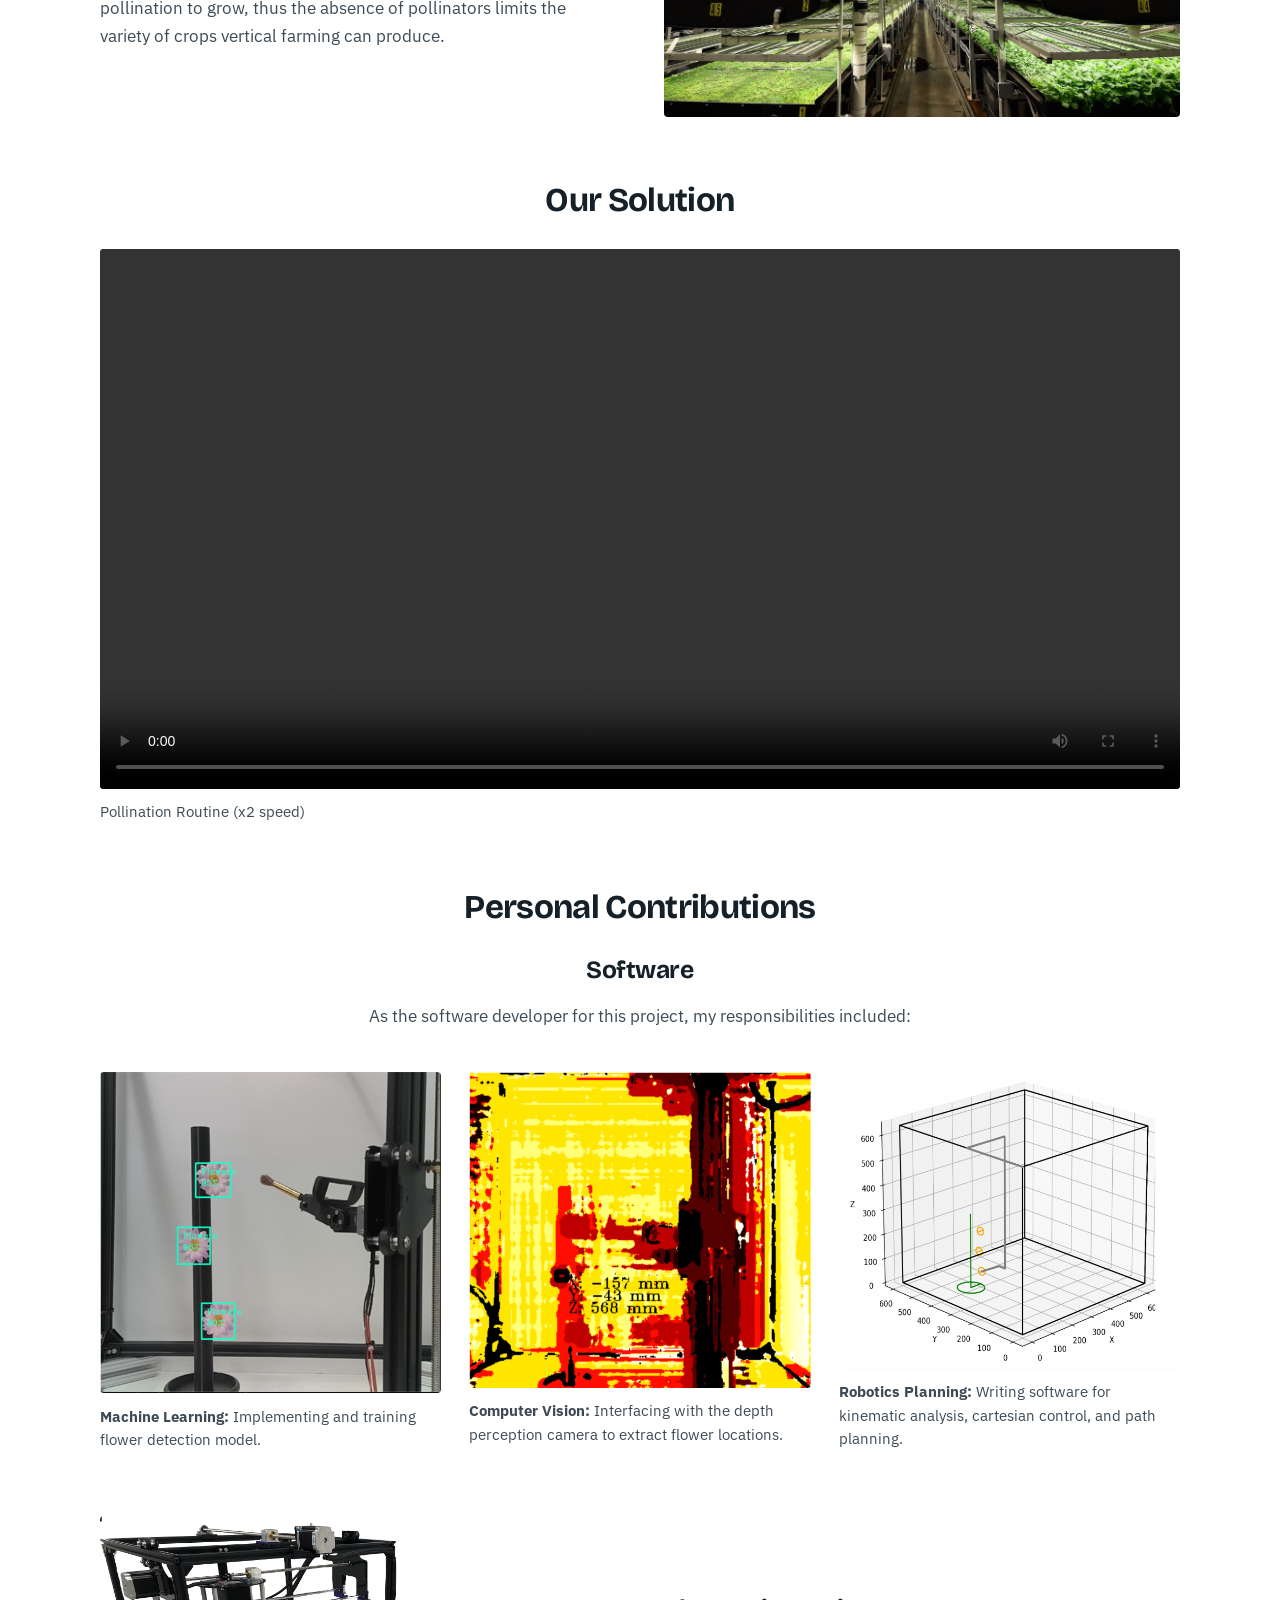
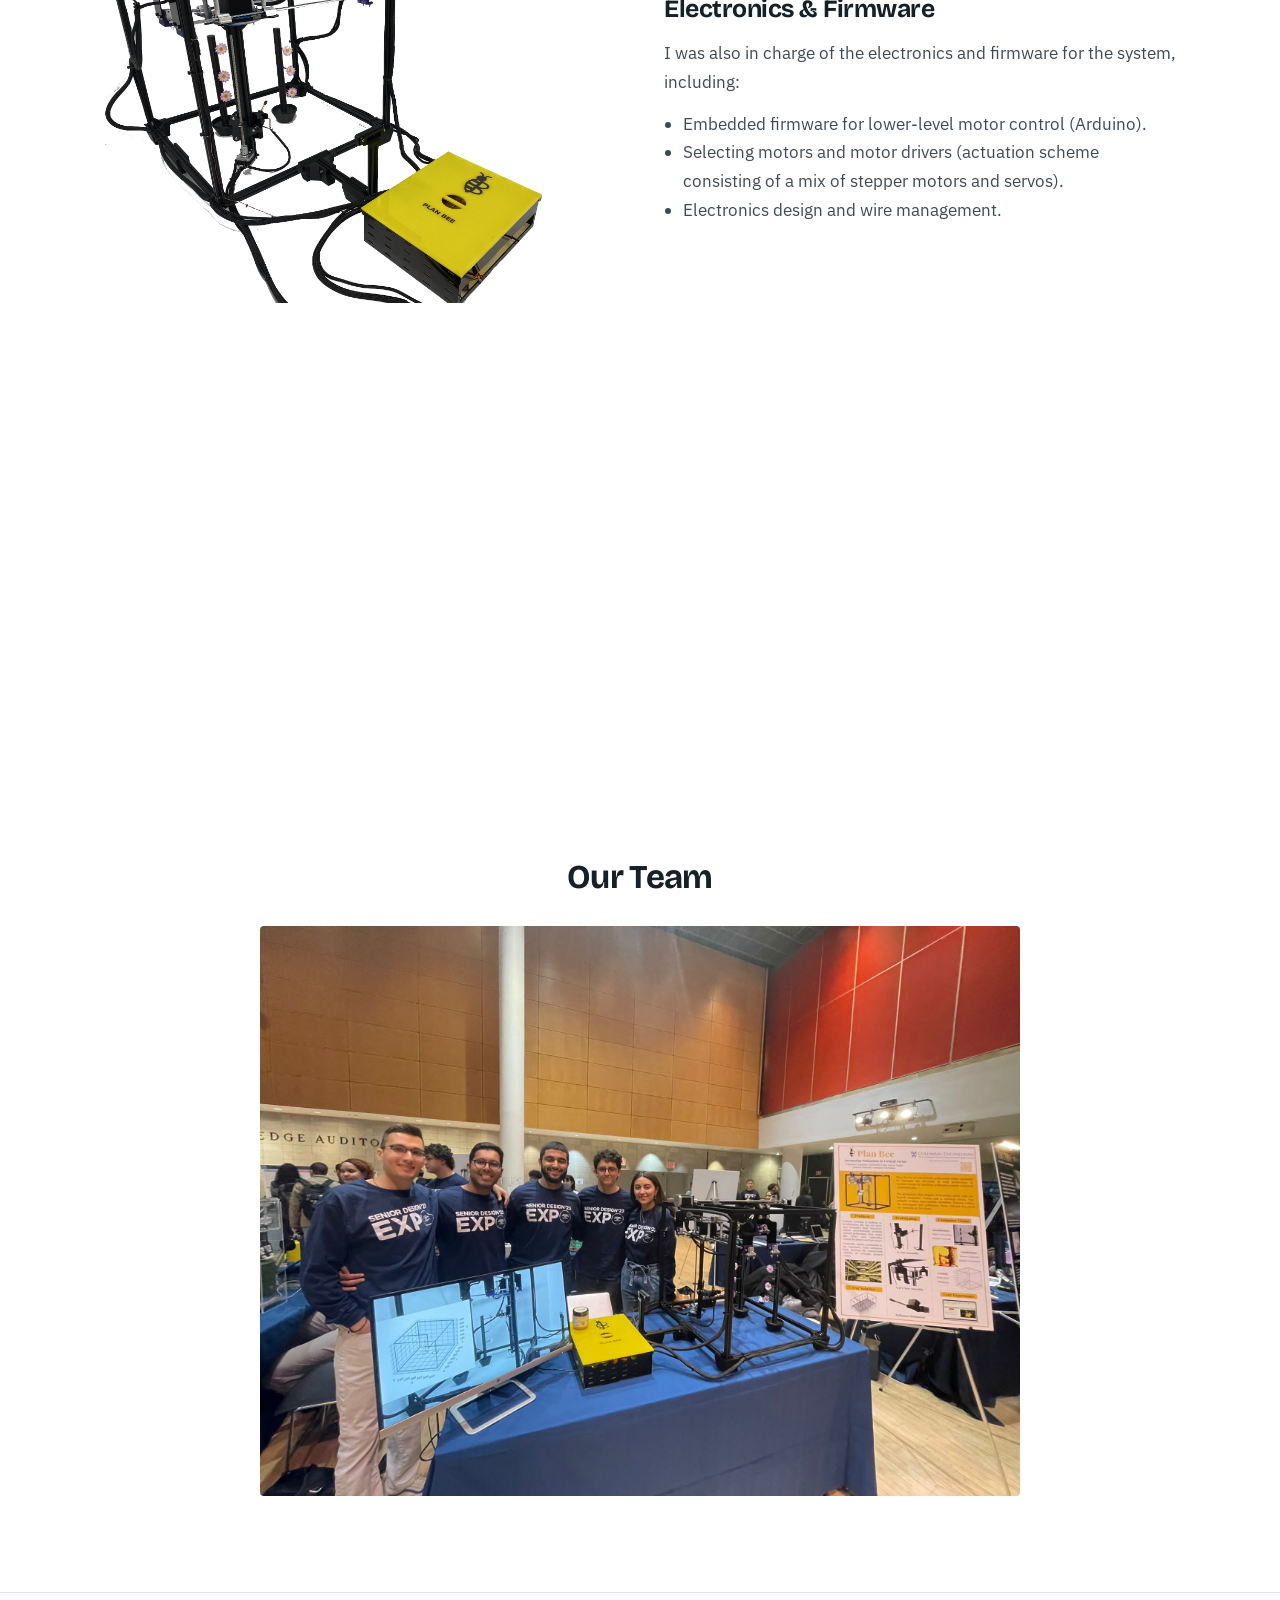
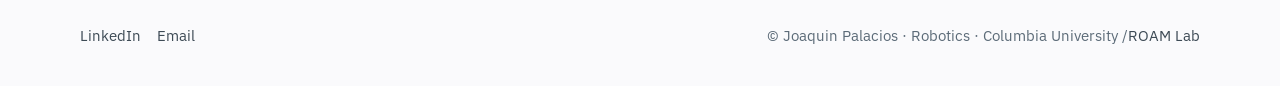
<file: portfolio/plan-bee/index.html>
<!DOCTYPE html>
<html lang="en">
<head>
  <meta charset="utf-8">
  <meta name="viewport" content="width=device-width, initial-scale=1">
  <title>Plan Bee — Joaquin Palacios</title>
  <meta name="description" content="An agricultural robot for pollination in enclosed vertical farms.">
  <link rel="preconnect" href="https://fonts.googleapis.com">
  <link rel="preconnect" href="https://fonts.gstatic.com" crossorigin>
  <link href="https://fonts.googleapis.com/css2?family=Bricolage+Grotesque:opsz,wght@12..96,500..800&family=IBM+Plex+Sans:wght@400;500;600;700&display=swap" rel="stylesheet">
  <link rel="stylesheet" href="../../assets/css/styles.css?v=abb2a60c">
</head>
<body>
  <a class="skip-link" href="#content">Skip to content</a>
  <header class="site-header">
    <div class="nav-wrap">
      <a class="brand" href="../../">Joaquin Palacios</a>
      <button class="nav-toggle" type="button" aria-expanded="false" aria-controls="site-nav">Menu</button>
      <nav class="nav" id="site-nav" aria-label="Primary">
        <a href="../../#publications">Publications</a>
        <div class="nav-item has-menu">
          <a class="nav-top" href="../../research/">Research</a>
          <div class="submenu">
          <a href="https://roamlab.github.io/ditto/" rel="noopener noreferrer">DITTO</a>
          <a href="../../research/roam-hand-3/">ROAM Hand 3</a>
          <a href="../../research/myhand-sci/">MyHand-SCI</a>
          <a href="../../research/roam-hand/">ROAM Hand 1</a>
          </div>
        </div>
        <div class="nav-item has-menu">
          <a class="nav-top" href="../../portfolio/" aria-current="page">Portfolio</a>
          <div class="submenu">
          <a href="../../portfolio/plan-bee/">Plan Bee</a>
          <a href="../../portfolio/crab-io/">Crab.io</a>
          <a href="../../portfolio/button-pressing-machine/">Button-Pressing Machine</a>
          <a href="../../portfolio/digital-manufacturing/">Digital Manufacturing</a>
          <a href="../../portfolio/applied-robotics/">Applied Robotics</a>
          </div>
        </div>
      </nav>
    </div>
  </header>
  <main id="content">

    <header class="page-hero">
      <p class="crumb"><a href="../../">Home</a> / <a href="../../portfolio/">Portfolio</a> / Plan Bee</p>
      <h1>Plan Bee</h1>
    </header>
    <div class="pp-hero reveal">
      <video src="../../media/plan-bee/pollination-routine.mp4" controls playsinline preload="metadata" aria-label="Plan Bee pollinating flowers"></video>
    </div>
    <div class="pp-intro reveal">
      <div class="pp-intro-copy">
        <p class="pp-lead">An <strong>agricultural robot</strong> intended to increase the diversity of crop production in vertical farms by enabling pollination in enclosed environments.</p>
        <p class="pp-label">Description:</p>
        <p>Plan Bee is a five degree of freedom robot with on-board computer vision and a rotating brush end-effector. Plan Bee successfully identifies flowers within its workplace and pollinates them without the need for humans or live bees. It leverages an image segmentation neural network and a depth perception camera to identify flowers, determine their location, and automatically plan and deploy pollen transfer routines.</p>
        <p><strong>Awards:</strong> 1st Place Winners at Columbia Engineering 2023 Senior Design Expo!</p>
      </div>
      <dl class="pp-meta">
        <div><dt>Research Area:</dt><dd><span>Agricultural Robotics</span></dd></div>
        <div><dt>Technical Contribution:</dt><dd><span>Mechatronics Design</span><span>Software (Firmware, Path Planning, Computer Vision, &amp; more)</span></dd></div>
        <div><dt>Year:</dt><dd><span>2023</span></dd></div>
        <div><dt>Collaborators:</dt><dd><span class="pp-name">Valentina Gonzalez</span>, <span class="pp-name">Siddhanth Lath</span>, <span class="pp-name">Georgios Thomakos</span>, and <span class="pp-name">Aiman Najah</span></dd></div>
      </dl>
    </div>
    <div class="pp-body">
      <section class="pp-section reveal">
        <div class="pp-split">
          <div class="pp-text">
        <h2 class="pp-h2">The Problem</h2>
            <p>Vertical farming presents a sustainable, resource-efficient alternative to conventional agricultural practices, but growing crops in an enclosed environment removes access to natural pollinators such as insects and wind.</p>
            <p>Many fruits and vegetables that are staples of our diets require pollination to grow, thus the absence of pollinators limits the variety of crops vertical farming can produce.</p>
          </div>
          <div class="pp-split-media">
        <figure class="pp-fig">
          <img src="../../media/plan-bee/vertical-farm.webp" alt="Rows of crops in a vertical farm" loading="lazy">
        </figure>
          </div>
        </div>
      </section>
      <section class="pp-section reveal">
        <h2 class="pp-h2 center">Our Solution</h2>
        <figure class="pp-fig">
          <video src="../../media/plan-bee/demo-broll.mp4" controls playsinline preload="metadata" aria-label="Plan Bee pollination routine at 2x speed"></video>
          <figcaption>Pollination Routine (x2 speed)</figcaption>
        </figure>
      </section>
      <section class="pp-section reveal">
        <h2 class="pp-h2 center">Personal Contributions</h2>
        <h3 class="pp-h2 center pp-h3">Software</h3>
        <div class="pp-text center">
          <p>As the software developer for this project, my responsibilities included:</p>
        </div>
        <div class="pp-grid" style="--cols:3">
        <figure class="pp-fig">
          <img src="../../media/plan-bee/system-view.png" alt="Flower detections on the plant" loading="lazy">
          <figcaption><strong>Machine Learning:</strong> Implementing and training flower detection model.</figcaption>
        </figure>
        <figure class="pp-fig">
          <img src="../../media/plan-bee/end-effector.png" alt="Depth camera view with flower coordinates" loading="lazy">
          <figcaption><strong>Computer Vision:</strong> Interfacing with the depth perception camera to extract flower locations.</figcaption>
        </figure>
        <figure class="pp-fig">
          <img src="../../media/plan-bee/workspace.png" alt="3D plot of the planned path" loading="lazy">
          <figcaption><strong>Robotics Planning:</strong> Writing software for kinematic analysis, cartesian control, and path planning.</figcaption>
        </figure>
        </div>
      </section>
      <section class="pp-section reveal">
        <div class="pp-split media-left">
          <div class="pp-text">
        <h3 class="pp-h2 pp-h3">Electronics &amp; Firmware</h3>
            <p>I was also in charge of the electronics and firmware for the system, including:</p>
            <ul>
              <li>Embedded firmware for lower-level motor control (Arduino).</li>
              <li>Selecting motors and motor drivers (actuation scheme consisting of a mix of stepper motors and servos).</li>
              <li>Electronics design and wire management.</li>
            </ul>
          </div>
          <div class="pp-split-media">
        <figure class="pp-fig">
          <img src="../../media/plan-bee/full-system.png" alt="Plan Bee robot with its electronics box" loading="lazy">
        </figure>
          </div>
        </div>
      </section>
      <section class="pp-section reveal">
        <div class="pp-split">
          <div class="pp-text">
        <h3 class="pp-h2 pp-h3">Hardware</h3>
            <p>I also contributed to the hardware, including:</p>
            <ul>
              <li>Selecting robot kinematics suited for this task (gantry based, 5 DOF leveraging flowers’ axial symmetry).</li>
              <li>Designing and modelling lead screw actuators.</li>
              <li>Creating CAD for multiple components.</li>
              <li>Manufacturing and assembly.</li>
            </ul>
          </div>
          <div class="pp-split-media">
        <figure class="pp-fig">
          <img src="../../media/plan-bee/cad-design.png" alt="CAD of a large-scale Plan Bee over a grow bed" loading="lazy">
          <figcaption>In real application, we envision a large scale version of our robot.</figcaption>
        </figure>
          </div>
        </div>
      </section>
      <section class="pp-section reveal">
        <h2 class="pp-h2 center">Our Team</h2>
        <figure class="pp-fig pp-medium">
          <img src="../../media/plan-bee/team-at-expo.jpg" alt="The Plan Bee team at the Senior Design Expo" loading="lazy">
        </figure>
      </section>
    </div>

  </main>
  <footer class="site-footer">
    <div class="footer-inner">
      <div>
        <a href="https://www.linkedin.com/in/joaquin-b-palacios" rel="noopener noreferrer">LinkedIn</a>
        <a href="mailto:joaquin.palacios@columbia.edu">Email</a>
      </div>
      <p>© Joaquin Palacios · Robotics · Columbia University / <a href="https://roam.me.columbia.edu/" rel="noopener noreferrer">ROAM Lab</a></p>
    </div>
  </footer>
  <script src="../../assets/js/main.js?v=f308d1f0"></script>
</body>
</html>
</file>
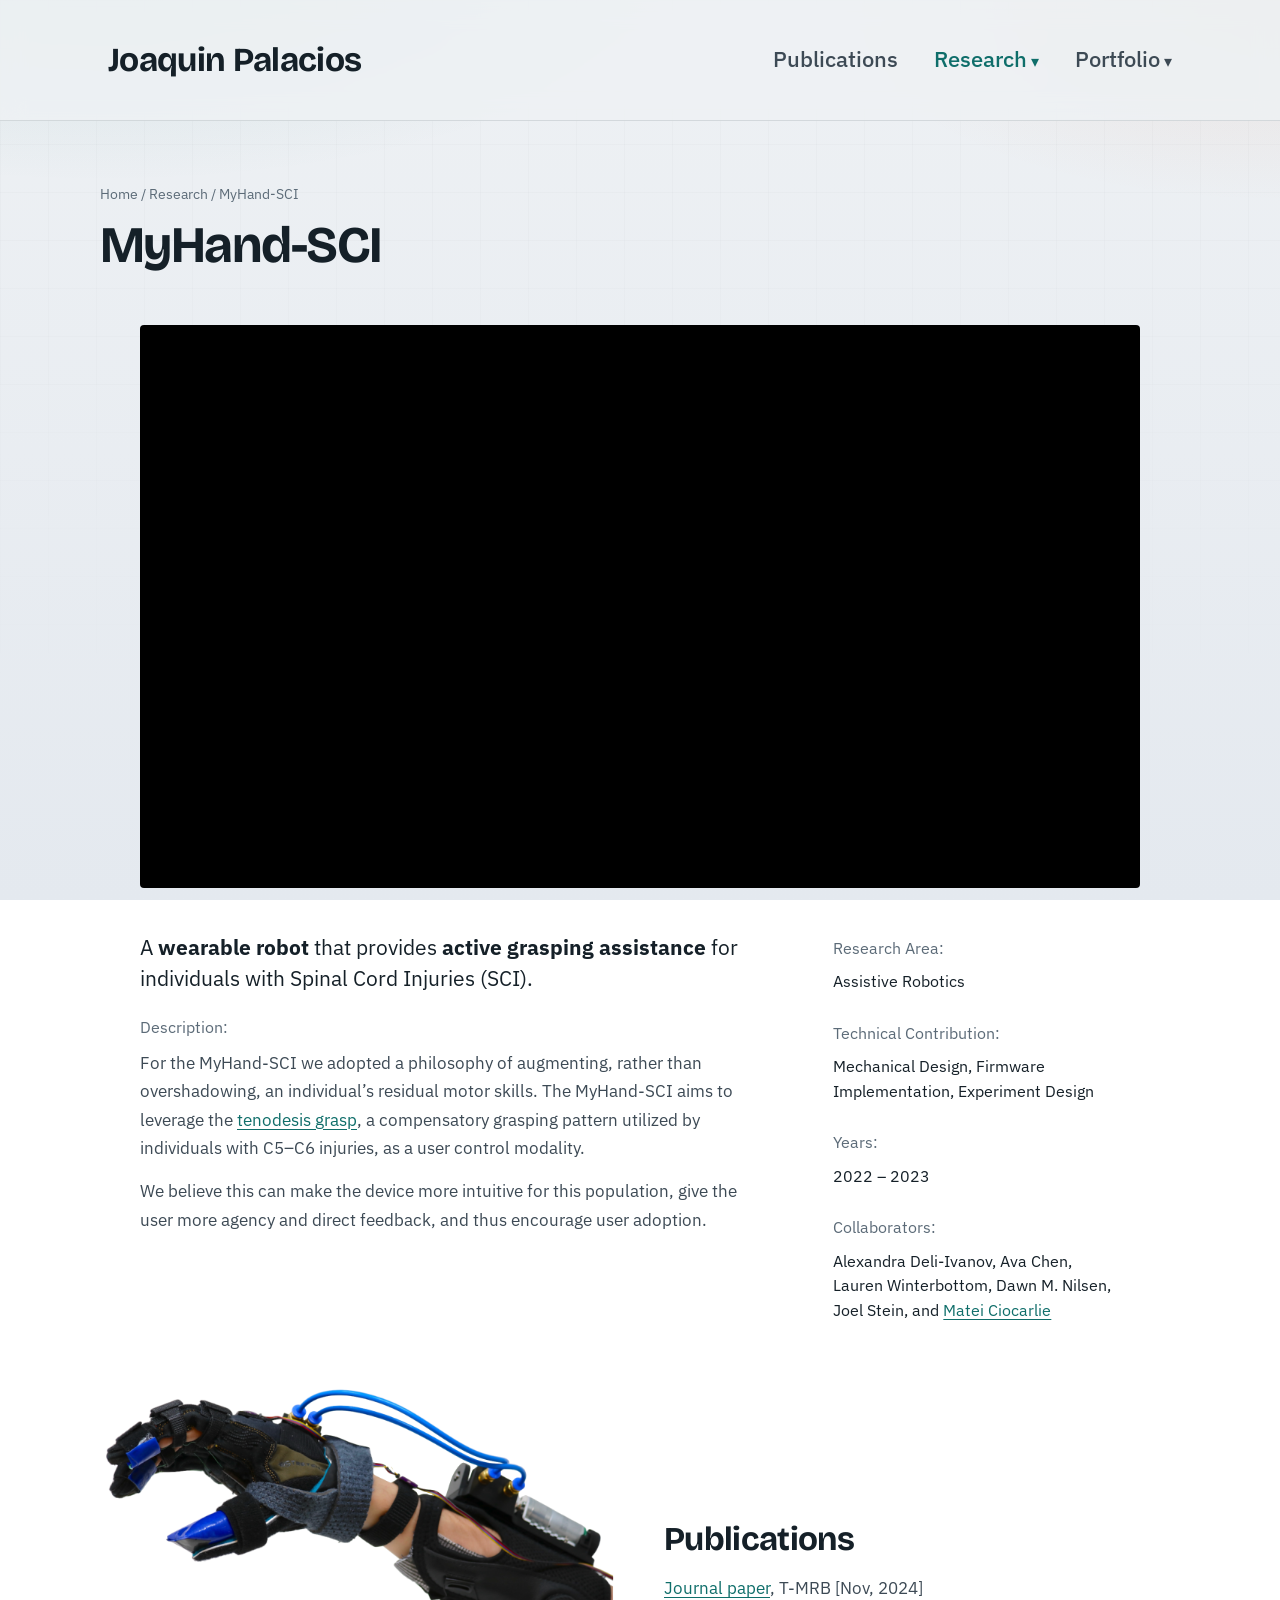
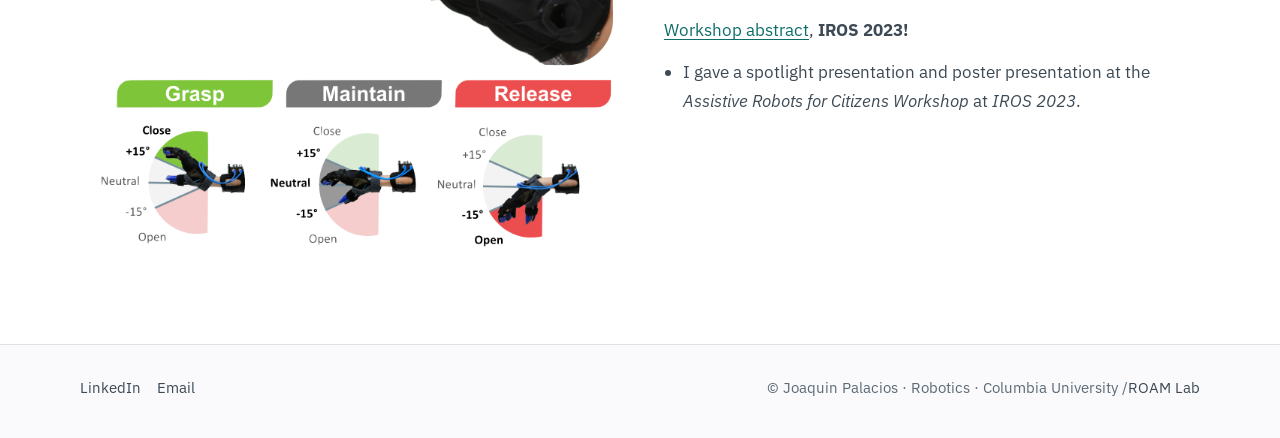
<file: research/myhand-sci/index.html>
<!DOCTYPE html>
<html lang="en">
<head>
  <meta charset="utf-8">
  <meta name="viewport" content="width=device-width, initial-scale=1">
  <title>MyHand-SCI — Joaquin Palacios</title>
  <meta name="description" content="A wearable robot that provides active grasping assistance for individuals with spinal cord injuries (SCI).">
  <link rel="preconnect" href="https://fonts.googleapis.com">
  <link rel="preconnect" href="https://fonts.gstatic.com" crossorigin>
  <link href="https://fonts.googleapis.com/css2?family=Bricolage+Grotesque:opsz,wght@12..96,500..800&family=IBM+Plex+Sans:wght@400;500;600;700&display=swap" rel="stylesheet">
  <link rel="stylesheet" href="../../assets/css/styles.css?v=abb2a60c">
</head>
<body>
  <a class="skip-link" href="#content">Skip to content</a>
  <header class="site-header">
    <div class="nav-wrap">
      <a class="brand" href="../../">Joaquin Palacios</a>
      <button class="nav-toggle" type="button" aria-expanded="false" aria-controls="site-nav">Menu</button>
      <nav class="nav" id="site-nav" aria-label="Primary">
        <a href="../../#publications">Publications</a>
        <div class="nav-item has-menu">
          <a class="nav-top" href="../../research/" aria-current="page">Research</a>
          <div class="submenu">
          <a href="https://roamlab.github.io/ditto/" rel="noopener noreferrer">DITTO</a>
          <a href="../../research/roam-hand-3/">ROAM Hand 3</a>
          <a href="../../research/myhand-sci/">MyHand-SCI</a>
          <a href="../../research/roam-hand/">ROAM Hand 1</a>
          </div>
        </div>
        <div class="nav-item has-menu">
          <a class="nav-top" href="../../portfolio/">Portfolio</a>
          <div class="submenu">
          <a href="../../portfolio/plan-bee/">Plan Bee</a>
          <a href="../../portfolio/crab-io/">Crab.io</a>
          <a href="../../portfolio/button-pressing-machine/">Button-Pressing Machine</a>
          <a href="../../portfolio/digital-manufacturing/">Digital Manufacturing</a>
          <a href="../../portfolio/applied-robotics/">Applied Robotics</a>
          </div>
        </div>
      </nav>
    </div>
  </header>
  <main id="content">

    <header class="page-hero">
      <p class="crumb"><a href="../../">Home</a> / <a href="../../research/">Research</a> / MyHand-SCI</p>
      <h1>MyHand-SCI</h1>
    </header>
    <div class="pp-hero reveal">
      <iframe class="pp-embed" src="https://www.youtube-nocookie.com/embed/SEi8ZkJe4dQ" title="MyHand SCI – A Robotic Hand Orthosis for Spinal Cord Injury" loading="lazy" referrerpolicy="strict-origin-when-cross-origin" allow="accelerometer; encrypted-media; gyroscope; picture-in-picture; fullscreen" allowfullscreen></iframe>
    </div>
    <div class="pp-intro reveal">
      <div class="pp-intro-copy">
        <p class="pp-lead">A <strong>wearable robot</strong> that provides <strong>active grasping assistance</strong> for individuals with Spinal Cord Injuries (SCI).</p>
        <p class="pp-label">Description:</p>
        <p>For the MyHand-SCI we adopted a philosophy of augmenting, rather than overshadowing, an individual’s residual motor skills. The MyHand-SCI aims to leverage the <a href="https://en.wikipedia.org/wiki/Tenodesis_grasp" rel="noopener noreferrer">tenodesis grasp</a>, a compensatory grasping pattern utilized by individuals with C5–C6 injuries, as a user control modality.</p>
        <p>We believe this can make the device more intuitive for this population, give the user more agency and direct feedback, and thus encourage user adoption.</p>
      </div>
      <dl class="pp-meta">
        <div><dt>Research Area:</dt><dd><span>Assistive Robotics</span></dd></div>
        <div><dt>Technical Contribution:</dt><dd><span>Mechanical Design, Firmware Implementation, Experiment Design</span></dd></div>
        <div><dt>Years:</dt><dd><span>2022 – 2023</span></dd></div>
        <div><dt>Collaborators:</dt><dd><span class="pp-name">Alexandra Deli-Ivanov</span>, <span class="pp-name">Ava Chen</span>, <span class="pp-name">Lauren Winterbottom</span>, <span class="pp-name">Dawn M. Nilsen</span>, <span class="pp-name">Joel Stein</span>, and <span class="pp-name"><a href="https://www.me.columbia.edu/faculty/matei-ciocarlie" rel="noopener noreferrer">Matei Ciocarlie</a></span></dd></div>
      </dl>
    </div>
    <div class="pp-body">
      <section class="pp-section reveal">
        <div class="pp-split media-left">
          <div class="pp-text">
        <h2 class="pp-h2">Publications</h2>
            <p><a href="https://arxiv.org/abs/2402.08020" rel="noopener noreferrer">Journal paper</a>, T-MRB [Nov, 2024]</p>
            <p><a href="../../#publications">Workshop abstract</a>, <strong>IROS 2023!</strong></p>
            <ul>
              <li>I gave a spotlight presentation and poster presentation at the <em>Assistive Robots for Citizens Workshop</em> at <em>IROS 2023</em>.</li>
            </ul>
          </div>
          <div class="pp-split-media">
        <figure class="pp-fig">
          <img src="../../media/myhand-sci/device.png" alt="MyHand-SCI device with grasp, maintain, and release control modes" loading="lazy">
        </figure>
          </div>
        </div>
      </section>
    </div>

  </main>
  <footer class="site-footer">
    <div class="footer-inner">
      <div>
        <a href="https://www.linkedin.com/in/joaquin-b-palacios" rel="noopener noreferrer">LinkedIn</a>
        <a href="mailto:joaquin.palacios@columbia.edu">Email</a>
      </div>
      <p>© Joaquin Palacios · Robotics · Columbia University / <a href="https://roam.me.columbia.edu/" rel="noopener noreferrer">ROAM Lab</a></p>
    </div>
  </footer>
  <script src="../../assets/js/main.js?v=f308d1f0"></script>
</body>
</html>
</file>
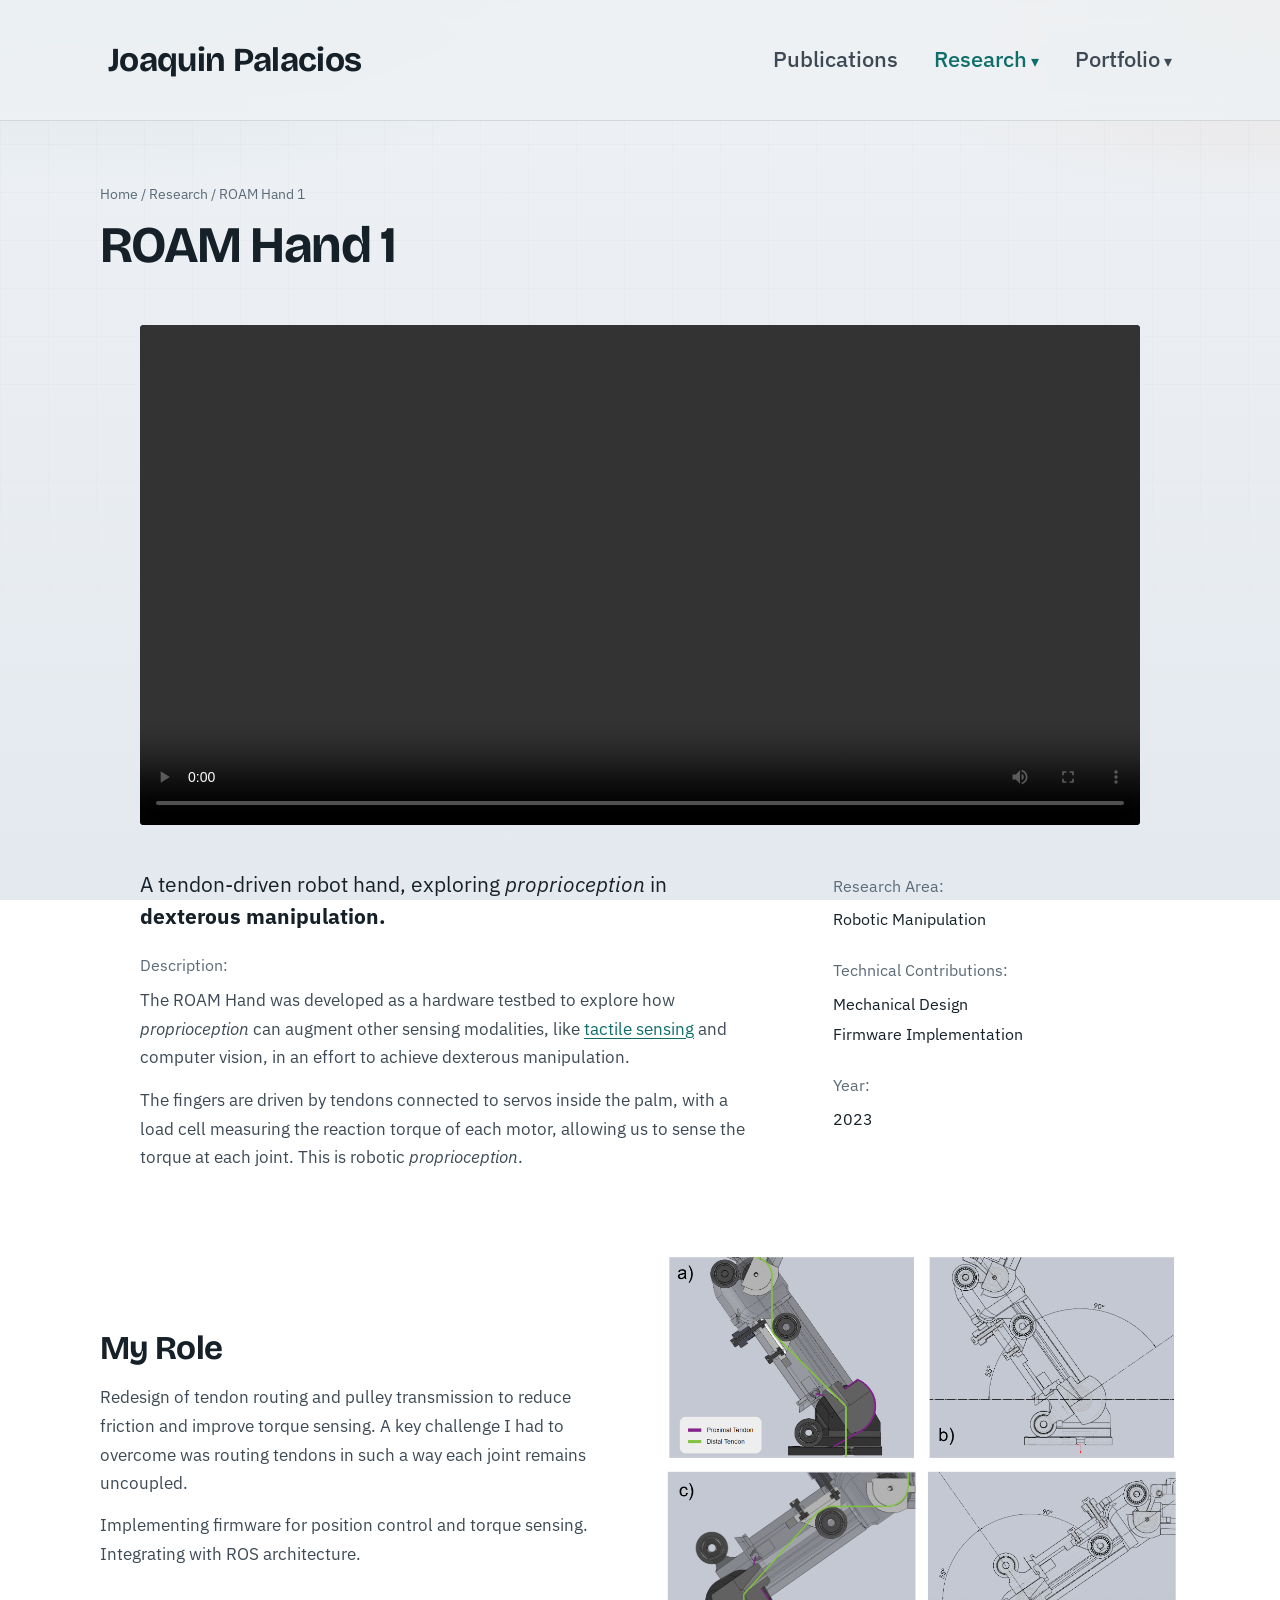
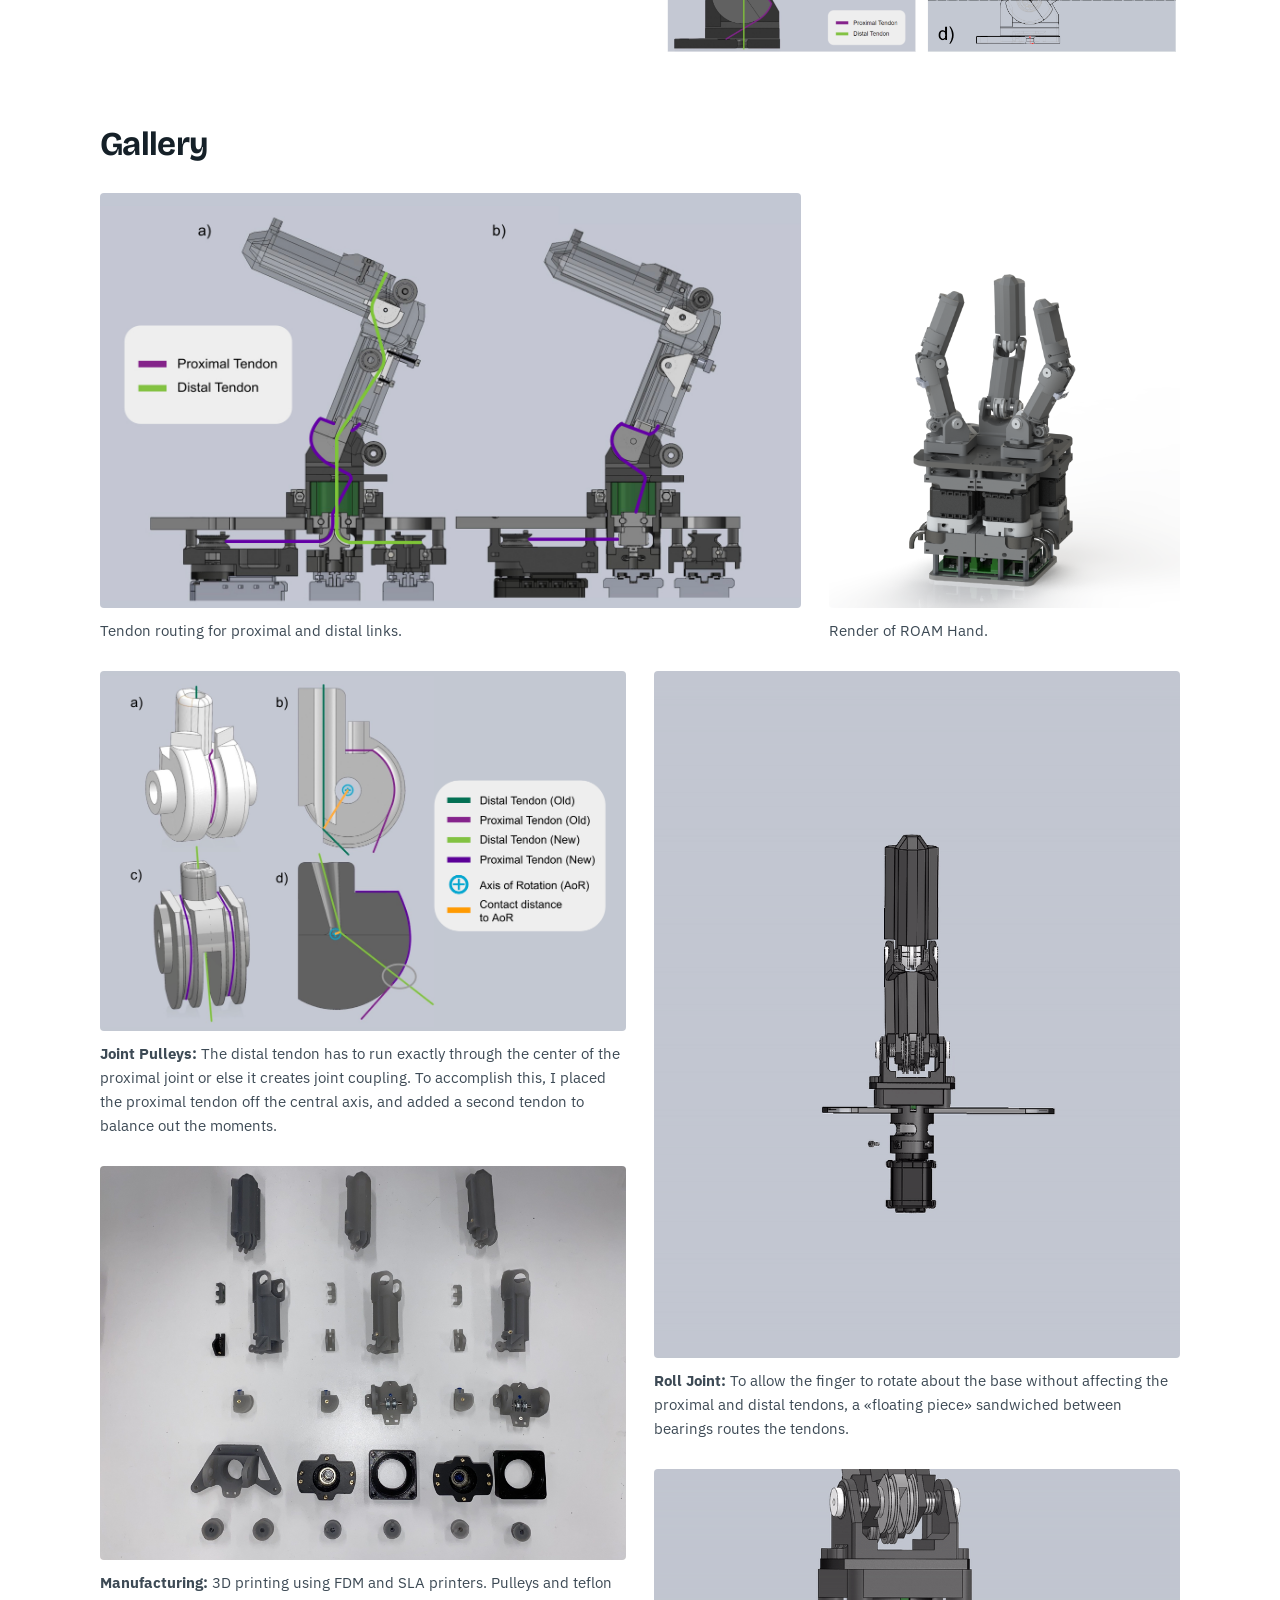
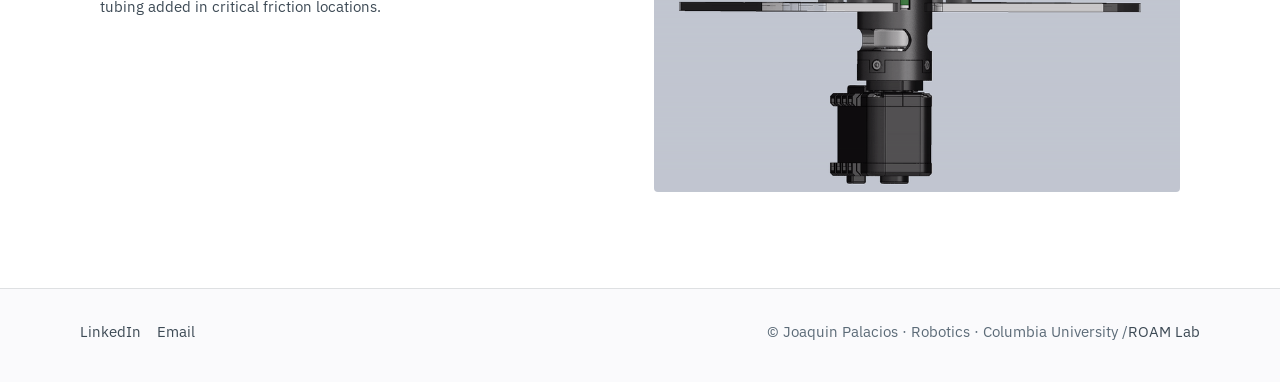
<file: research/roam-hand/index.html>
<!DOCTYPE html>
<html lang="en">
<head>
  <meta charset="utf-8">
  <meta name="viewport" content="width=device-width, initial-scale=1">
  <title>ROAM Hand 1 — Joaquin Palacios</title>
  <meta name="description" content="A tendon-driven robot hand exploring proprioception in dexterous manipulation.">
  <link rel="preconnect" href="https://fonts.googleapis.com">
  <link rel="preconnect" href="https://fonts.gstatic.com" crossorigin>
  <link href="https://fonts.googleapis.com/css2?family=Bricolage+Grotesque:opsz,wght@12..96,500..800&family=IBM+Plex+Sans:wght@400;500;600;700&display=swap" rel="stylesheet">
  <link rel="stylesheet" href="../../assets/css/styles.css?v=abb2a60c">
</head>
<body>
  <a class="skip-link" href="#content">Skip to content</a>
  <header class="site-header">
    <div class="nav-wrap">
      <a class="brand" href="../../">Joaquin Palacios</a>
      <button class="nav-toggle" type="button" aria-expanded="false" aria-controls="site-nav">Menu</button>
      <nav class="nav" id="site-nav" aria-label="Primary">
        <a href="../../#publications">Publications</a>
        <div class="nav-item has-menu">
          <a class="nav-top" href="../../research/" aria-current="page">Research</a>
          <div class="submenu">
          <a href="https://roamlab.github.io/ditto/" rel="noopener noreferrer">DITTO</a>
          <a href="../../research/roam-hand-3/">ROAM Hand 3</a>
          <a href="../../research/myhand-sci/">MyHand-SCI</a>
          <a href="../../research/roam-hand/">ROAM Hand 1</a>
          </div>
        </div>
        <div class="nav-item has-menu">
          <a class="nav-top" href="../../portfolio/">Portfolio</a>
          <div class="submenu">
          <a href="../../portfolio/plan-bee/">Plan Bee</a>
          <a href="../../portfolio/crab-io/">Crab.io</a>
          <a href="../../portfolio/button-pressing-machine/">Button-Pressing Machine</a>
          <a href="../../portfolio/digital-manufacturing/">Digital Manufacturing</a>
          <a href="../../portfolio/applied-robotics/">Applied Robotics</a>
          </div>
        </div>
      </nav>
    </div>
  </header>
  <main id="content">

    <header class="page-hero">
      <p class="crumb"><a href="../../">Home</a> / <a href="../../research/">Research</a> / ROAM Hand 1</p>
      <h1>ROAM Hand 1</h1>
    </header>
    <div class="pp-hero reveal">
      <video src="../../media/roam-hand/hardware-demo.mp4" controls playsinline preload="metadata" aria-label="ROAM Hand hardware demo"></video>
    </div>
    <div class="pp-intro reveal">
      <div class="pp-intro-copy">
        <p class="pp-lead">A tendon-driven robot hand, exploring <em>proprioception</em> in <strong>dexterous manipulation.</strong></p>
        <p class="pp-label">Description:</p>
        <p>The ROAM Hand was developed as a hardware testbed to explore how <em>proprioception</em> can augment other sensing modalities, like <a href="https://roam.me.columbia.edu/research-projects/tactile-sensing" rel="noopener noreferrer">tactile sensing</a> and computer vision, in an effort to achieve dexterous manipulation.</p>
        <p>The fingers are driven by tendons connected to servos inside the palm, with a load cell measuring the reaction torque of each motor, allowing us to sense the torque at each joint. This is robotic <em>proprioception</em>.</p>
      </div>
      <dl class="pp-meta">
        <div><dt>Research Area:</dt><dd><span>Robotic Manipulation</span></dd></div>
        <div><dt>Technical Contributions:</dt><dd><span>Mechanical Design</span><span>Firmware Implementation</span></dd></div>
        <div><dt>Year:</dt><dd><span>2023</span></dd></div>
      </dl>
    </div>
    <div class="pp-body">
      <section class="pp-section reveal">
        <div class="pp-split">
          <div class="pp-text">
        <h2 class="pp-h2">My Role</h2>
            <p>Redesign of tendon routing and pulley transmission to reduce friction and improve torque sensing. A key challenge I had to overcome was routing tendons in such a way each joint remains uncoupled.</p>
            <p>Implementing firmware for position control and torque sensing. Integrating with ROS architecture.</p>
          </div>
          <div class="pp-split-media">
        <figure class="pp-fig">
          <img src="../../media/roam-hand/tendon-routing.png" alt="Tendon routing diagrams a–d" loading="lazy">
        </figure>
          </div>
        </div>
      </section>
      <section class="pp-section reveal">
        <h2 class="pp-h2">Gallery</h2>
        <div class="pp-grid pp-grid-2-1">
        <figure class="pp-fig">
          <img src="../../media/roam-hand/joint-pulleys.jpg" alt="Tendon routing for proximal and distal links" loading="lazy">
          <figcaption>Tendon routing for proximal and distal links.</figcaption>
        </figure>
        <figure class="pp-fig">
          <img src="../../media/roam-hand/render.png" alt="Render of ROAM Hand" loading="lazy">
          <figcaption>Render of ROAM Hand.</figcaption>
        </figure>
        </div>
        <div class="pp-grid" style="--cols:2">
        <div class="pp-stack">
        <figure class="pp-fig">
          <img src="../../media/roam-hand/manufacturing-detail.png" alt="Joint pulley diagrams" loading="lazy">
          <figcaption><strong>Joint Pulleys:</strong> The distal tendon has to run exactly through the center of the proximal joint or else it creates joint coupling. To accomplish this, I placed the proximal tendon off the central axis, and added a second tendon to balance out the moments.</figcaption>
        </figure>
        <figure class="pp-fig">
          <img src="../../media/roam-hand/roll-joint.jpg" alt="3D-printed finger components" loading="lazy">
          <figcaption><strong>Manufacturing:</strong> 3D printing using FDM and SLA printers. Pulleys and teflon tubing added in critical friction locations.</figcaption>
        </figure>
        </div>
        <div class="pp-stack">
        <figure class="pp-fig">
          <img src="../../media/roam-hand/finger-motion-b.gif" alt="Finger roll joint rotating" loading="lazy">
          <figcaption><strong>Roll Joint:</strong> To allow the finger to rotate about the base without affecting the proximal and distal tendons, a «floating piece» sandwiched between bearings routes the tendons.</figcaption>
        </figure>
        <figure class="pp-fig">
          <img src="../../media/roam-hand/finger-motion-a.gif" alt="Finger roll joint, front view" loading="lazy">
        </figure>
        </div>
        </div>
      </section>
    </div>

  </main>
  <footer class="site-footer">
    <div class="footer-inner">
      <div>
        <a href="https://www.linkedin.com/in/joaquin-b-palacios" rel="noopener noreferrer">LinkedIn</a>
        <a href="mailto:joaquin.palacios@columbia.edu">Email</a>
      </div>
      <p>© Joaquin Palacios · Robotics · Columbia University / <a href="https://roam.me.columbia.edu/" rel="noopener noreferrer">ROAM Lab</a></p>
    </div>
  </footer>
  <script src="../../assets/js/main.js?v=f308d1f0"></script>
</body>
</html>
</file>
<file: assets/css/styles.css>
/* Joaquin Palacios — portfolio */
:root {
  --bg: #eef1f4;
  --bg-deep: #e4e9ef;
  --surface: #f7f8fa;
  --ink: #152028;
  --ink-soft: #3d4a55;
  --muted: #5c6b78;
  --line: rgba(21, 32, 40, 0.12);
  --accent: #0f6e6a;
  --accent-2: #c45c26;
  --accent-soft: rgba(15, 110, 106, 0.12);
  --shadow: 0 18px 40px rgba(21, 32, 40, 0.08);
  --radius: 4px;
  --font-display: "Bricolage Grotesque", "Segoe UI", sans-serif;
  --font-body: "IBM Plex Sans", "Segoe UI", sans-serif;
  --max: 1120px;

  /* —— Top menu bar (tune these) ——
     Try: compact  --nav-h: 4rem;  --nav-brand-size: 1.2rem;  --nav-link-size: 1rem;
          current  values below
          large    --nav-h: 6rem;  --nav-brand-size: 1.75rem; --nav-link-size: 1.2rem;
  */
  --nav-h: 7.5rem;               /* bar min-height */
  --nav-pad-y: 1.75rem;          /* vertical padding inside bar */
  --nav-pad-x: 1.75rem;          /* horizontal padding */
  --nav-brand-size: 2.1rem;      /* “Joaquin Palacios” size */
  --nav-link-size: 1.35rem;      /* Publications / Research / Portfolio */
  --nav-link-gap: 2.25rem;       /* space between nav items */
  --nav-submenu-min: 17rem;      /* dropdown width */

  /* —— Hero portrait crop (tune these) ——
     Photo height matches the text column on desktop.
     object-position y = 50% crops equally from top & bottom.
       lower % (e.g. 40%) → show more of the top
       higher % (e.g. 60%) → show more of the bottom
     zoom > 1 crops in tighter (more equal top/bottom trim).
  */
  --hero-photo-focus-y: 50%;     /* vertical focus / crop balance */
  --hero-photo-focus-x: 50%;     /* horizontal focus */
  --hero-photo-zoom: 1;          /* 1 = fit cover; try 1.08–1.2 for tighter crop */
  --hero-photo-col: 0.85fr;      /* width of photo column vs text (1.15fr) */

  /* —— All Projects grid (tune these) ——
     Original site: 3 columns, large images above centered captions.
  */
  --project-cols: 3;
  --project-gap: 1.75rem;
  --project-img-ratio: 1 / 1;    /* fixed image box so text lines up across a row */
  --project-title-size: 1.2rem;
  --project-body-size: 1rem;

  /* —— Highlights carousel —— */
  --feature-img-max-h: 300px;  /* keep square renders close to the 16:9 DITTO video's height */
  --feature-pad: 1.75rem;
  --feature-slide-w: min(780px, 64vw); /* active slide width; narrower = more of each neighbor peeks in */
  --feature-peek-opacity: 0.5;
  --feature-peek-scale: 0.92;
}

*,
*::before,
*::after {
  box-sizing: border-box;
}

html {
  scroll-behavior: smooth;
}

body {
  margin: 0;
  font-family: var(--font-body);
  font-size: 1.05rem;
  line-height: 1.65;
  color: var(--ink);
  background:
    radial-gradient(ellipse 90% 55% at 8% -10%, rgba(15, 110, 106, 0.14), transparent 55%),
    radial-gradient(ellipse 70% 45% at 100% 0%, rgba(196, 92, 38, 0.1), transparent 50%),
    linear-gradient(180deg, var(--bg) 0%, var(--bg-deep) 100%);
  background-attachment: fixed;
  min-height: 100vh;
}

body::before {
  content: "";
  position: fixed;
  inset: 0;
  pointer-events: none;
  z-index: 0;
  opacity: 0.35;
  background-image:
    linear-gradient(var(--line) 1px, transparent 1px),
    linear-gradient(90deg, var(--line) 1px, transparent 1px);
  background-size: 48px 48px;
  mask-image: linear-gradient(180deg, rgba(0, 0, 0, 0.55), transparent 85%);
}

img,
video {
  max-width: 100%;
  height: auto;
  display: block;
}

a {
  color: var(--accent);
  text-decoration-thickness: 1px;
  text-underline-offset: 0.18em;
}

a:hover {
  color: var(--ink);
}

.skip-link {
  position: absolute;
  left: -999px;
  top: 0;
  background: var(--ink);
  color: #fff;
  padding: 0.5rem 1rem;
  z-index: 1000;
}

.skip-link:focus {
  left: 1rem;
  top: 1rem;
}

.site-header {
  position: sticky;
  top: 0;
  z-index: 50;
  backdrop-filter: blur(12px);
  background: rgba(238, 241, 244, 0.86);
  border-bottom: 1px solid var(--line);
}

.nav-wrap {
  max-width: var(--max);
  margin: 0 auto;
  padding: var(--nav-pad-y) var(--nav-pad-x);
  display: flex;
  align-items: center;
  justify-content: space-between;
  gap: 1.25rem;
  min-height: var(--nav-h);
}

.brand {
  font-family: var(--font-display);
  font-weight: 700;
  font-size: var(--nav-brand-size);
  letter-spacing: -0.02em;
  color: var(--ink);
  text-decoration: none;
  line-height: 1.15;
}

.brand:hover {
  color: var(--accent);
}

.nav {
  display: flex;
  align-items: center;
  gap: 0.4rem var(--nav-link-gap);
  flex-wrap: wrap;
  justify-content: flex-end;
}

.nav a {
  color: var(--ink-soft);
  text-decoration: none;
  font-size: var(--nav-link-size);
  font-weight: 500;
}

.nav a:hover,
.nav a[aria-current="page"] {
  color: var(--accent);
}

/* Research / Portfolio: the label links to the overview; hovering (or keyboard focus) reveals the projects. */
.nav .has-menu {
  position: relative;
}

.nav .nav-top::after {
  content: " ▾";
  font-size: 0.75em;
}

.nav .has-menu:hover > .nav-top,
.nav .has-menu:focus-within > .nav-top {
  color: var(--accent);
}

/* Invisible bridge so the pointer can travel from the label to the dropdown without it closing. */
.nav .has-menu::after {
  content: "";
  position: absolute;
  left: 0;
  right: 0;
  top: 100%;
  height: 0.75rem;
}

.nav .submenu {
  position: absolute;
  right: 0;
  top: calc(100% + 0.5rem);
  min-width: var(--nav-submenu-min);
  background: var(--surface);
  border: 1px solid var(--line);
  box-shadow: var(--shadow);
  padding: 0.55rem;
  display: grid;
  gap: 0.15rem;
  z-index: 60;
  opacity: 0;
  visibility: hidden;
  transform: translateY(-4px);
  transition: opacity 0.15s ease, transform 0.15s ease, visibility 0s linear 0.15s;
}

.nav .has-menu:hover > .submenu,
.nav .has-menu:focus-within > .submenu {
  opacity: 1;
  visibility: visible;
  transform: none;
  transition: opacity 0.15s ease, transform 0.15s ease, visibility 0s;
}

.nav .submenu a {
  font-size: calc(var(--nav-link-size) * 0.95);
  padding: 0.5rem 0.7rem;
  border-radius: var(--radius);
}

.nav .submenu a:hover {
  background: var(--accent-soft);
}

.nav-toggle {
  display: none;
  border: 1px solid var(--line);
  background: var(--surface);
  padding: 0.4rem 0.7rem;
  font: inherit;
  cursor: pointer;
}

main {
  position: relative;
  z-index: 1;
  max-width: var(--max);
  margin: 0 auto;
  padding: 2rem 1.25rem 4rem;
}

.hero {
  display: grid;
  grid-template-columns: minmax(0, 1.15fr) minmax(0, var(--hero-photo-col));
  gap: 2.5rem;
  align-items: stretch; /* photo column matches text column height */
  padding: 1.5rem 0 3rem;
}

.hero-copy .eyebrow {
  font-size: 0.85rem;
  letter-spacing: 0.08em;
  text-transform: uppercase;
  color: var(--accent);
  font-weight: 600;
  margin: 0 0 0.75rem;
}

.hero h1 {
  font-family: var(--font-display);
  font-size: clamp(2.6rem, 6vw, 4.4rem);
  line-height: 1.02;
  letter-spacing: -0.035em;
  margin: 0 0 1rem;
  font-weight: 800;
}

.hero .lede {
  font-size: 1.15rem;
  color: var(--ink-soft);
  max-width: 38rem;
  margin: 0 0 1.25rem;
}

.hero .lede strong {
  color: var(--ink);
  font-weight: 600;
}

.hero-actions {
  display: flex;
  flex-wrap: wrap;
  gap: 0.75rem;
  margin-top: 1.5rem;
}

.btn {
  display: inline-flex;
  align-items: center;
  gap: 0.4rem;
  padding: 0.7rem 1.15rem;
  border-radius: var(--radius);
  font-weight: 600;
  font-size: 0.95rem;
  text-decoration: none;
  border: 1px solid transparent;
  transition: transform 0.2s ease, background 0.2s ease, color 0.2s ease;
}

.btn:hover {
  transform: translateY(-1px);
}

.btn-primary {
  background: var(--ink);
  color: #f4f7f8;
}

.btn-primary:hover {
  background: var(--accent);
  color: #fff;
}

.btn-ghost {
  background: transparent;
  border-color: var(--line);
  color: var(--ink);
}

.btn-ghost:hover {
  border-color: var(--accent);
  color: var(--accent);
}

/* Square logo buttons (LinkedIn, Email) sized to match the text buttons */
.btn-icon {
  padding: 0.7rem;
}

.btn-icon svg {
  display: block;
  width: 1.35rem;
  height: 1.35rem;
}

.hero-media {
  position: relative;
  min-height: 0;
  overflow: hidden;
  border-radius: var(--radius);
  box-shadow: var(--shadow);
}

.hero-media img {
  width: 100%;
  height: 100%;
  object-fit: cover;
  object-position: var(--hero-photo-focus-x) var(--hero-photo-focus-y);
  transform: scale(var(--hero-photo-zoom));
  transform-origin: var(--hero-photo-focus-x) var(--hero-photo-focus-y);
  filter: saturate(0.92) contrast(1.04);
}

.hero-media::after {
  content: "";
  position: absolute;
  inset: auto -8% -6% 35%;
  height: 28%;
  background: linear-gradient(120deg, var(--accent-soft), rgba(196, 92, 38, 0.18));
  z-index: -1;
  border-radius: 999px;
  filter: blur(18px);
}

.section {
  padding: 2.75rem 0;
}

.section + .section {
  border-top: 1px solid var(--line);
}

.section-head {
  display: flex;
  justify-content: space-between;
  align-items: end;
  gap: 1rem;
  margin-bottom: 1.75rem;
}

.section-head h2 {
  font-family: var(--font-display);
  font-size: clamp(1.8rem, 3.5vw, 2.4rem);
  letter-spacing: -0.03em;
  margin: 0;
}

.section-head p {
  margin: 0.35rem 0 0;
  color: var(--muted);
  max-width: none; /* full content width; set e.g. 36rem to constrain */
}

/* Featured Highlights carousel — full-bleed white + peek neighbors */
.section-highlights {
  padding-bottom: 0;
}

.feature-carousel-bleed {
  width: 100vw;
  margin-left: calc(50% - 50vw);
  margin-right: calc(50% - 50vw);
  background: #fff;
  border-top: 1px solid var(--line);
  border-bottom: 1px solid var(--line);
  padding: 1.75rem 0 2.25rem;
}

.feature-carousel {
  position: relative;
  background: transparent;
  border: 0;
  border-radius: 0;
  padding: 0;
  overflow: hidden;
}

.feature-viewport {
  position: relative;
  overflow: hidden;
  width: 100%;
}

.feature-track {
  display: flex;
  align-items: stretch;
  gap: 1.25rem;
  will-change: transform;
  transition: transform 0.55s cubic-bezier(0.22, 1, 0.36, 1);
}

.feature-slide {
  display: grid;
  grid-template-columns: minmax(0, 1.15fr) minmax(0, 0.85fr);
  gap: 2rem;
  align-items: center;
  text-decoration: none;
  color: inherit;
  flex: 0 0 var(--feature-slide-w);
  width: var(--feature-slide-w);
  box-sizing: border-box;
  padding: 0.5rem 1.25rem;
  opacity: var(--feature-peek-opacity);
  transform: scale(var(--feature-peek-scale));
  transform-origin: center center;
  transition: opacity 0.45s ease, transform 0.45s ease, filter 0.45s ease;
  filter: saturate(0.85);
  pointer-events: none;
}

.feature-slide.is-active {
  opacity: 1;
  transform: scale(1);
  filter: none;
  pointer-events: auto;
  animation: none;
}

.feature-slide.is-prev,
.feature-slide.is-next {
  pointer-events: auto;
  cursor: pointer;
}

.feature-slide.is-prev:hover,
.feature-slide.is-next:hover {
  opacity: 0.8;
}

.feature-slide img,
.feature-slide .thumb-video {
  width: 100%;
  max-height: var(--feature-img-max-h);
  object-fit: contain;
  background: #fff;
}

.feature-slide .thumb-video {
  display: block;
}

.feature-copy h3 {
  font-family: var(--font-display);
  font-size: clamp(1.6rem, 3vw, 2.2rem);
  letter-spacing: -0.03em;
  margin: 0 0 0.75rem;
  color: var(--accent);
}

.feature-slide:hover .feature-copy h3 {
  color: var(--ink);
}

.feature-copy p {
  margin: 0;
  color: var(--ink-soft);
  font-size: 1.1rem;
  line-height: 1.55;
}

.feature-copy p strong {
  color: var(--ink);
  font-weight: 650;
}

.feature-copy .feature-link {
  display: inline-block;
  margin-top: 1.1rem;
  color: var(--accent);
  font-weight: 600;
}

.feature-nav {
  display: flex;
  align-items: center;
  justify-content: center;
  margin: 1.35rem auto 0;
  max-width: var(--max);
  padding: 0 1.25rem;
}

/* Round arrows sitting on the edges of the active slide */
.feature-arrow {
  position: absolute;
  top: 50%;
  z-index: 2;
  display: grid;
  place-items: center;
  width: 3rem;
  height: 3rem;
  padding: 0;
  border: 1px solid var(--line);
  border-radius: 999px;
  background: rgba(255, 255, 255, 0.92);
  color: var(--ink);
  box-shadow: 0 6px 18px rgba(21, 32, 40, 0.12);
  cursor: pointer;
  transform: translateY(-50%);
  transition: opacity 0.25s ease, color 0.2s ease, border-color 0.2s ease, box-shadow 0.2s ease;
}

.feature-arrow svg {
  width: 1.35rem;
  height: 1.35rem;
  fill: none;
  stroke: currentColor;
  stroke-width: 2.25;
  stroke-linecap: round;
  stroke-linejoin: round;
}

.feature-arrow:hover {
  color: var(--accent);
  border-color: var(--accent);
  box-shadow: 0 8px 22px rgba(15, 110, 106, 0.18);
}

.feature-arrow:focus-visible {
  outline: 2px solid var(--accent);
  outline-offset: 2px;
}

.feature-arrow-prev {
  left: max(0.5rem, calc(50% - var(--feature-slide-w) / 2 - 1.5rem));
}

.feature-arrow-next {
  right: max(0.5rem, calc(50% - var(--feature-slide-w) / 2 - 1.5rem));
}

.feature-arrow.is-hidden {
  opacity: 0;
  pointer-events: none;
}

.feature-dots {
  display: flex;
  gap: 0.45rem;
  align-items: center;
}

.feature-dots button {
  width: 0.55rem;
  height: 0.55rem;
  border-radius: 999px;
  border: 0;
  padding: 0;
  background: rgba(21, 32, 40, 0.25);
  cursor: pointer;
}

.feature-dots button.is-active {
  background: var(--accent);
  width: 1.35rem;
}

/* All Projects grid */
.project-grid {
  display: grid;
  grid-template-columns: repeat(var(--project-cols), minmax(0, 1fr));
  gap: var(--project-gap);
  align-items: stretch;
  background: #fff;
  padding: 1.75rem 1.5rem 2rem;
  border-radius: var(--radius);
  border: 1px solid var(--line);
}

.project-card {
  display: grid;
  grid-template-rows: auto auto 1fr;
  gap: 0.85rem;
  text-decoration: none;
  color: inherit;
  text-align: center;
  transition: transform 0.25s ease;
}

.project-card:hover {
  transform: translateY(-4px);
  color: inherit;
}

.project-media {
  aspect-ratio: var(--project-img-ratio);
  display: flex;
  align-items: center;
  justify-content: center;
  background: #fff;
}

.project-media img,
.project-media .thumb-video {
  max-width: 100%;
  max-height: 100%;
  width: auto;
  height: auto;
  object-fit: contain;
}

.project-media .thumb-video {
  width: 100%;
  height: 100%;
  object-fit: cover;
}

.project-card h3 {
  font-family: var(--font-display);
  font-size: var(--project-title-size);
  margin: 0;
  letter-spacing: -0.02em;
  color: var(--accent);
  min-height: 1.35em; /* keep titles aligned across the row */
}

.project-card:hover h3 {
  color: var(--ink);
}

.project-card p {
  margin: 0;
  color: var(--ink-soft);
  font-size: var(--project-body-size);
  line-height: 1.5;
}

.project-card p strong {
  color: var(--ink);
  font-weight: 650;
}

.teaser-row {
  display: grid;
  grid-template-columns: repeat(2, minmax(0, 1fr));
  gap: 1rem;
}

.teaser {
  display: flex;
  flex-direction: column;
  padding: 0;
  overflow: hidden;
  background: var(--surface);
  border: 1px solid var(--line);
  border-radius: var(--radius);
  text-decoration: none;
  color: inherit;
  transition: transform 0.2s ease, border-color 0.2s ease;
}

.teaser:hover {
  transform: translateY(-2px);
  border-color: var(--accent);
  color: inherit;
}

.teaser-thumb {
  display: block;
  width: 100%;
  aspect-ratio: 16 / 10;
  object-fit: cover;
  background: var(--bg-deep);
}

.teaser-body {
  padding: 1.1rem 1.15rem 1.25rem;
}

.teaser h3 {
  font-family: var(--font-display);
  margin: 0 0 0.4rem;
}

.teaser p {
  margin: 0 0 0.65rem;
  color: var(--muted);
  font-size: 0.95rem;
}

.teaser span {
  color: var(--accent);
  font-weight: 600;
  font-size: 0.9rem;
}

.page-hero {
  padding: 1rem 0 2rem;
}

.page-hero .crumb {
  font-size: 0.85rem;
  color: var(--muted);
  margin-bottom: 0.75rem;
}

.page-hero .crumb a {
  color: var(--muted);
  text-decoration: none;
}

.page-hero .crumb a:hover {
  color: var(--accent);
}

.page-hero h1 {
  font-family: var(--font-display);
  font-size: clamp(2rem, 4.5vw, 3.2rem);
  letter-spacing: -0.03em;
  margin: 0 0 0.75rem;
  line-height: 1.1;
}

.page-hero .tagline {
  font-size: 1.15rem;
  color: var(--ink-soft);
  max-width: 42rem;
  margin: 0;
}

/* Project pages: hero media, intro + details, then interleaved sections */
.pp-hero {
  max-width: 1000px;
  margin: 0.5rem auto 2.75rem;
}

.pp-hero img,
.pp-hero video,
.pp-embed {
  display: block;
  width: 100%;
  border-radius: var(--radius);
}

.pp-hero img {
  height: auto;
  max-height: 560px;
  object-fit: contain;
}

.pp-hero video {
  height: auto;
  max-height: 620px;
  background: #000;
}

.pp-embed {
  aspect-ratio: 16 / 9;
  border: 0;
  background: #000;
}

.pp-intro {
  display: grid;
  grid-template-columns: minmax(0, 2fr) minmax(0, 1fr);
  gap: 5rem;
  max-width: 1000px;
  margin: 0 auto 1rem;
}

.pp-intro.no-meta {
  grid-template-columns: minmax(0, 48rem);
  max-width: 1100px;
}

.pp-lead {
  margin: 0 0 1.25rem;
  font-size: 1.3rem;
  line-height: 1.5;
  color: var(--ink);
}

/* "Description:" and the side-column labels match joaquinpalacios.com: muted, normal case, with a colon */
.pp-label,
.pp-meta dt {
  margin: 0 0 0.5rem;
  font-size: 1rem;
  font-weight: 400;
  color: var(--muted);
}

.pp-intro-copy p:not(.pp-lead):not(.pp-label) {
  margin: 0 0 0.9rem;
  color: var(--ink-soft);
  line-height: 1.7;
}

/* Side column of project details */
.pp-meta {
  display: grid;
  align-content: start;
  gap: 1.6rem;
  margin: 0.2rem 0 0;
}

.pp-meta dd {
  margin: 0;
  color: var(--ink);
  font-size: 1rem;
  line-height: 1.55;
}

.pp-meta dd > span:not(.pp-name) {
  display: block;
}

.pp-meta dd > span + span:not(.pp-name) {
  margin-top: 0.35rem;
}

.pp-name {
  white-space: nowrap;
}

.pp-section {
  max-width: 1100px;
  margin: 4rem auto 0;
  display: grid;
  gap: 1.75rem;
}

.pp-h2 {
  margin: 0;
  font-family: var(--font-display);
  font-size: clamp(1.6rem, 2.6vw, 2.1rem);
  letter-spacing: -0.02em;
  line-height: 1.2;
}

.pp-h2.pp-h3 {
  font-size: clamp(1.3rem, 2vw, 1.55rem);
}

.pp-h2.center {
  text-align: center;
}

.pp-text > p,
.pp-text li {
  color: var(--ink-soft);
  line-height: 1.7;
}

.pp-text > p {
  margin: 0 0 0.85rem;
}

.pp-text .pp-h2 {
  margin-bottom: 0.9rem;
}

.pp-text ul {
  margin: 0;
  padding-left: 1.2rem;
}

.pp-text.center {
  max-width: 44rem;
  margin: -0.75rem auto 0;
  text-align: center;
}

.pp-split {
  display: grid;
  grid-template-columns: minmax(0, 1fr) minmax(0, 1fr);
  gap: 3rem;
  align-items: center;
}

.pp-split.media-left .pp-split-media {
  order: -1;
}

.pp-fig {
  margin: 0;
  width: 100%;
}

.pp-fig img,
.pp-fig video {
  display: block;
  width: 100%;
  height: auto;
  border-radius: var(--radius);
}

.pp-fig video {
  background: #000;
}

.pp-fig figcaption {
  margin-top: 0.7rem;
  font-size: 0.93rem;
  line-height: 1.6;
  color: var(--ink-soft);
}

.pp-medium {
  max-width: 760px;
  margin-inline: auto;
}

.pp-narrow {
  max-width: 560px;
  margin-inline: auto;
}

.pp-grid {
  display: grid;
  grid-template-columns: repeat(var(--cols, 2), minmax(0, 1fr));
  gap: 1.75rem;
  align-items: start;
}

.pp-grid-2-1 {
  grid-template-columns: minmax(0, 2fr) minmax(0, 1fr);
  align-items: end;
}

.pp-stack {
  display: grid;
  gap: 1.75rem;
}

@media (max-width: 760px) {
  .pp-intro,
  .pp-split,
  .pp-grid,
  .pp-grid-2-1 {
    grid-template-columns: 1fr;
  }

  .pp-intro {
    gap: 2.25rem;
  }

  .pp-split.media-left .pp-split-media {
    order: 0;
  }

  .pp-section {
    margin-top: 3rem;
  }
}

/* Overview pages (Research, Portfolio) */
/* Years stand out as a teal pill above each title */
.overview-year {
  display: inline-block;
  margin: 0 0 0.6rem;
  padding: 0.2rem 0.65rem;
  font-size: 0.82rem;
  font-weight: 650;
  letter-spacing: 0.02em;
  color: var(--accent);
  background: var(--accent-soft);
  border-radius: 999px;
}

.research-media {
  display: block;
  background: #fff;
  border: 1px solid var(--line);
  border-radius: var(--radius);
  overflow: hidden;
}

.research-media img,
.research-media video {
  display: block;
  width: 100%;
  aspect-ratio: 4 / 3;
  object-fit: contain;
  background: #fff;
  transition: transform 0.4s ease;
}

/* Transparent renders sit directly on the page instead of a white panel. */
.research-media.bare,
.research-media.bare img {
  background: transparent;
  border-color: transparent;
}

/* Videos fill the frame instead of letterboxing. */
.research-media video {
  object-fit: cover;
}

.research-media:hover img {
  transform: scale(1.03);
}

.research-copy h2 {
  font-family: var(--font-display);
  letter-spacing: -0.02em;
  margin: 0 0 0.6rem;
}

.research-copy h2 a {
  color: var(--ink);
  text-decoration: none;
}

.research-copy h2 a:hover {
  color: var(--accent);
}

.research-copy p {
  margin: 0 0 0.6rem;
  color: var(--ink-soft);
  line-height: 1.6;
}

.research-copy p strong {
  color: var(--ink);
  font-weight: 650;
}

/* Research: two-column cards */
.research-grid {
  display: grid;
  grid-template-columns: repeat(2, minmax(0, 1fr));
  gap: 3rem 2.5rem;
  padding: 1rem 0 2rem;
}

.research-media {
  margin-bottom: 1.1rem;
}

.research-copy h2 {
  font-size: 1.5rem;
}

@media (max-width: 760px) {
  .research-grid {
    grid-template-columns: 1fr;
  }
}

.pub-list {
  max-width: 960px;
}

.section-publications {
  scroll-margin-top: var(--nav-h);
}

.pub {
  display: grid;
  grid-template-columns: 240px minmax(0, 1fr);
  gap: 1rem 1.75rem;
  align-items: center;
  padding: 1.5rem 0;
  border-bottom: 1px solid var(--line);
}

.pub:last-child {
  border-bottom: 0;
}

.pub-thumb {
  position: relative;
  margin: 0;
  background: #fff;
  border: 1px solid var(--line);
  border-radius: var(--radius);
  overflow: hidden;
}

/* Thumbnails keep their native aspect ratio; the figure shrinks to fit, so no letterboxing. */
.pub-thumb img,
.pub-thumb video {
  width: 100%;
  height: auto;
  display: block;
}

.pub-thumb--padded {
  padding: 0.75rem 0;
}

.pub-thumb-hover {
  position: absolute;
  inset: 0;
  height: 100% !important;
  object-fit: cover;
  opacity: 0;
  transition: opacity 0.25s ease;
}

.pub:hover .pub-thumb-hover {
  opacity: 1;
}

.pub-body {
  min-width: 0;
  line-height: 1.5;
}

.pub-body p {
  margin: 0;
}

.pub-title {
  font-family: var(--font-display);
  font-size: 1.12rem;
  font-weight: 700;
  margin: 0 0 0.35rem;
  letter-spacing: -0.01em;
  line-height: 1.3;
}

.pub .authors {
  color: var(--ink-soft);
  font-size: 0.93rem;
}

.pub .authors strong {
  color: var(--ink);
  font-weight: 650;
}

.pub .authors a {
  color: inherit;
}

.pub-note {
  color: var(--muted);
  font-size: 0.82rem;
}

.pub .venue {
  font-style: italic;
  font-size: 0.93rem;
  margin-top: 0.15rem;
}

.pub-links {
  margin-top: 0.3rem !important;
  font-size: 0.93rem;
  font-weight: 550;
}

.pub-links span {
  color: var(--muted);
  margin: 0 0.3rem;
}

@media (max-width: 640px) {
  .pub {
    grid-template-columns: 1fr;
    gap: 0.85rem;
  }

  .pub-thumb {
    max-width: 280px;
  }
}

.site-footer {
  position: relative;
  z-index: 1;
  border-top: 1px solid var(--line);
  margin-top: 2rem;
  padding: 2rem 1.25rem 2.5rem;
  background: rgba(247, 248, 250, 0.65);
}

.footer-inner {
  max-width: var(--max);
  margin: 0 auto;
  display: flex;
  flex-wrap: wrap;
  justify-content: space-between;
  align-items: center; /* vertically align left links with right credit */
  gap: 1rem;
  color: var(--muted);
  font-size: 0.95rem;
  line-height: 1.4;
}

.footer-inner > div,
.footer-inner > p {
  margin: 0;
  display: flex;
  align-items: center;
  min-height: 1.4em;
}

.footer-inner a {
  color: var(--ink-soft);
  text-decoration: none;
  margin-right: 1rem;
}

.footer-inner a:last-child {
  margin-right: 0;
}

.footer-inner a:hover {
  color: var(--accent);
}

.reveal {
  opacity: 0;
  transform: translateY(16px);
  transition: opacity 0.7s ease, transform 0.7s ease;
}

.reveal.is-visible {
  opacity: 1;
  transform: none;
}

.hero-copy,
.hero-media {
  animation: rise 0.9s ease both;
}

.hero-media {
  animation-delay: 0.12s;
}

@keyframes rise {
  from {
    opacity: 0;
    transform: translateY(18px);
  }
  to {
    opacity: 1;
    transform: none;
  }
}

@media (max-width: 860px) {
  .hero {
    grid-template-columns: 1fr;
    min-height: auto;
    gap: 1.75rem;
  }

  .hero-media {
    order: -1;
    max-width: 320px;
    aspect-ratio: 1;
    align-self: start;
  }

  .hero-media img {
    height: 100%;
  }

  .feature-carousel {
    --feature-slide-w: min(920px, 78vw);
  }

  .feature-slide {
    grid-template-columns: 1fr;
    gap: 1.25rem;
    text-align: center;
  }

  .feature-slide img,
  .feature-slide .thumb-video {
    max-height: 220px;
  }

  .project-grid {
    grid-template-columns: 1fr;
  }

  .project-media {
    max-width: min(100%, 360px);
    margin: 0 auto;
    width: 100%;
  }

  .teaser-row {
    grid-template-columns: 1fr;
  }

  .nav-toggle {
    display: inline-flex;
  }

  .nav {
    display: none;
    width: 100%;
    flex-direction: column;
    align-items: stretch;
    padding-bottom: 0.75rem;
  }

  .nav.is-open {
    display: flex;
  }

  .nav-wrap {
    flex-wrap: wrap;
  }

  /* Phone: the opened menu lists every project, indented under its section. */
  .nav .nav-top::after,
  .nav .has-menu::after {
    content: none;
  }

  .nav .submenu {
    position: static;
    min-width: 0;
    margin: 0.2rem 0 0.4rem;
    padding: 0 0 0 1rem;
    box-shadow: none;
    border: 0;
    border-left: 2px solid var(--line);
    background: transparent;
    opacity: 1;
    visibility: visible;
    transform: none;
    transition: none;
  }

  .nav .submenu a {
    padding: 0.35rem 0.5rem;
    font-size: calc(var(--nav-link-size) * 0.85);
  }
}

@media (prefers-reduced-motion: reduce) {
  *,
  *::before,
  *::after {
    animation: none !important;
    transition: none !important;
  }

  .reveal {
    opacity: 1;
    transform: none;
  }
}
</file>
